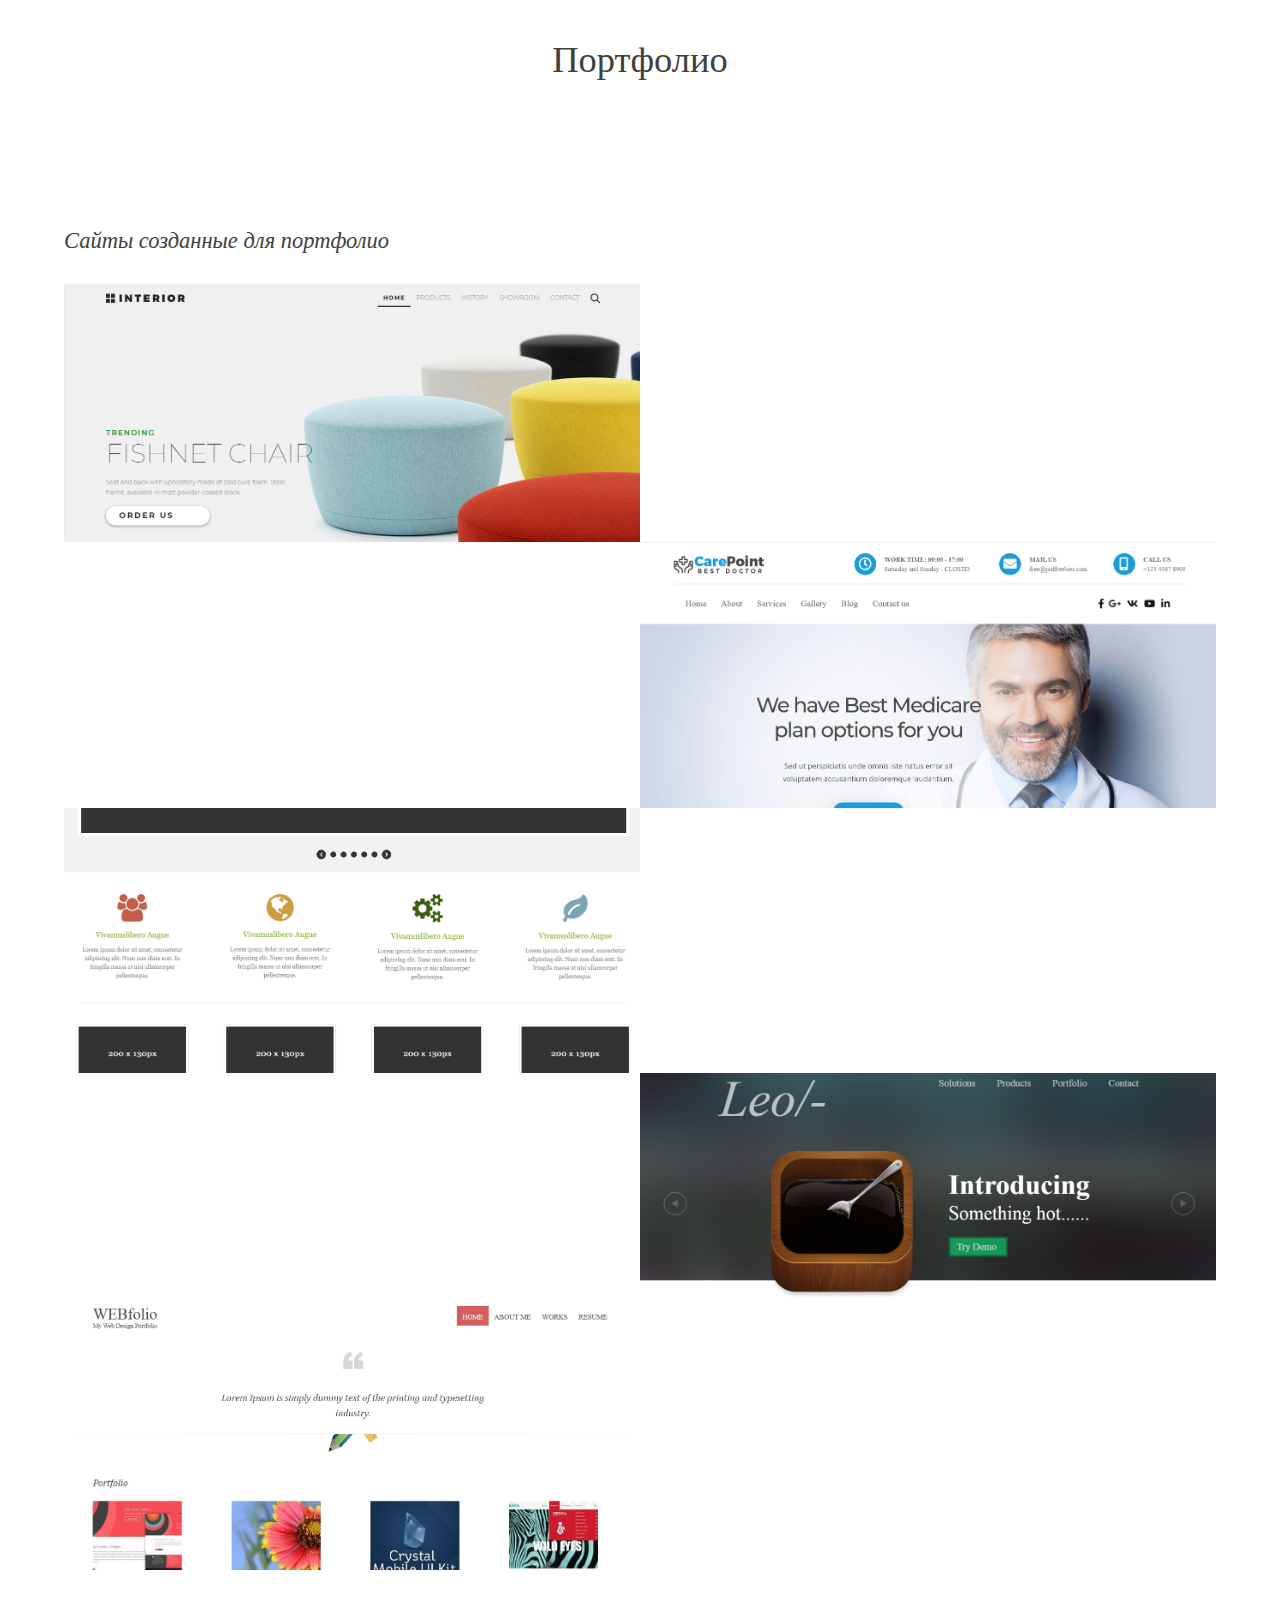
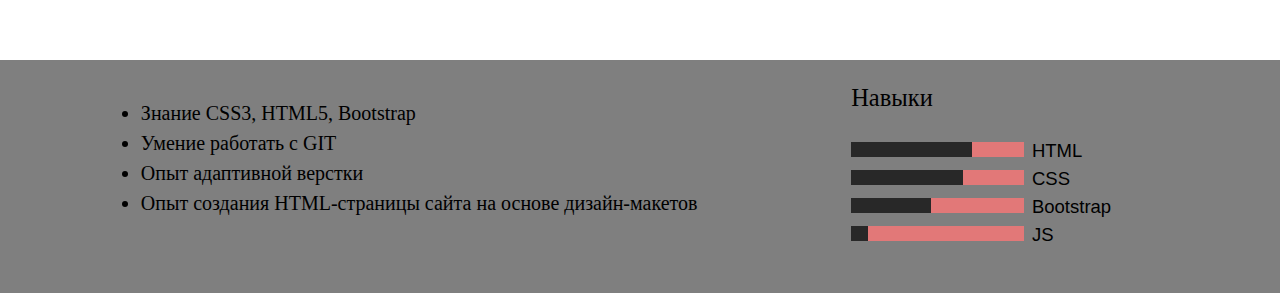
<file: index.html>
<!DOCTYPE html>
<html lang="en">
  <head>
    <meta charset="UTF-8" />
    <meta name="viewport" content="width=device-width, initial-scale=1.0" />
    <meta http-equiv="X-UA-Compatible" content="ie=edge" />
    <title>Home Page</title>
    <link
      rel="stylesheet"
      href="https://stackpath.bootstrapcdn.com/bootstrap/4.4.1/css/bootstrap.min.css"
      integrity="sha384-Vkoo8x4CGsO3+Hhxv8T/Q5PaXtkKtu6ug5TOeNV6gBiFeWPGFN9MuhOf23Q9Ifjh"
      crossorigin="anonymous"
    />
    <link rel="stylesheet" href="style.css" />
  </head>

  <body>
    <div class="header padding_site">
      <div class="header_logo">
        <h2>Портфолио</h2>
      </div>
      <hr class="header_hr" />
    </div>

    <section class="portfolio padding_site">
      <h2>Сайты созданные для портфолио</h2>
      <div class="portfolio_all">
        <div class="portfolio_block">
          <div class="project_list">
            <a href="sites/Online_store/index.html" class="project_link"
              ><img src="img/online_store.jpg" alt=""
            /></a>
          </div>
        </div>
        <div class="portfolio_block">
          <div class="project_list">
            <a href="sites/Medical/index.html" class="project_link"
              ><img src="img/medical.jpg" alt=""
            /></a>
          </div>
        </div>
        <div class="portfolio_block">
          <div class="project_list">
            <a href="sites/CONCOMITANT/index.html" class="project_link"
              ><img src="img/concomitant.jpg" alt=""
            /></a>
          </div>
        </div>
        <div class="portfolio_block">
          <div class="project_list">
            <a href="sites/Leo/index.html" class="project_link"><img src="img/leo.jpg" alt="" /></a>
          </div>
        </div>
        <div class="portfolio_block">
          <div class="project_list">
            <a href="sites/Webfolio/index.html" class="project_link"
              ><img src="img/webfolio.jpg" alt=""
            /></a>
          </div>
        </div>
      </div>
    </section>
    <section class="skills padding_site">
      <div class="info_block">
        <ul>
          <li>Знание CSS3, HTML5, Bootstrap</li>
          <li>Умение работать с GIT</li>
          <li>Опыт адаптивной верстки</li>
          <li>Опыт создания HTML-страницы сайта на основе дизайн-макетов</li>
        </ul>
      </div>
      <hr class="skill_hr" />
      <div class="skills_block">
        <h3>Навыки</h3>
        <div class="skill_bar">
          <div class="progress">
            <div
              class="progress-bar"
              role="progressbar"
              style="width: 70%"
              aria-valuenow="25"
              aria-valuemin="0"
              aria-valuemax="100"
            ></div>
          </div>
          <h4>HTML</h4>
        </div>
        <div class="skill_bar">
          <div class="progress">
            <div
              class="progress-bar"
              role="progressbar"
              style="width: 65%"
              aria-valuenow="50"
              aria-valuemin="0"
              aria-valuemax="100"
            ></div>
          </div>
          <h4>CSS</h4>
        </div>
        <div class="skill_bar">
          <div class="progress">
            <div
              class="progress-bar"
              role="progressbar"
              style="width: 46%"
              aria-valuenow="75"
              aria-valuemin="0"
              aria-valuemax="100"
            ></div>
          </div>
          <h4>Bootstrap</h4>
        </div>
        <div class="skill_bar">
          <div class="progress">
            <div
              class="progress-bar"
              role="progressbar"
              style="width: 10%"
              aria-valuenow="100"
              aria-valuemin="0"
              aria-valuemax="100"
            ></div>
          </div>
          <h4>JS</h4>
        </div>
      </div>
    </section>
  </body>
</html>
</file>
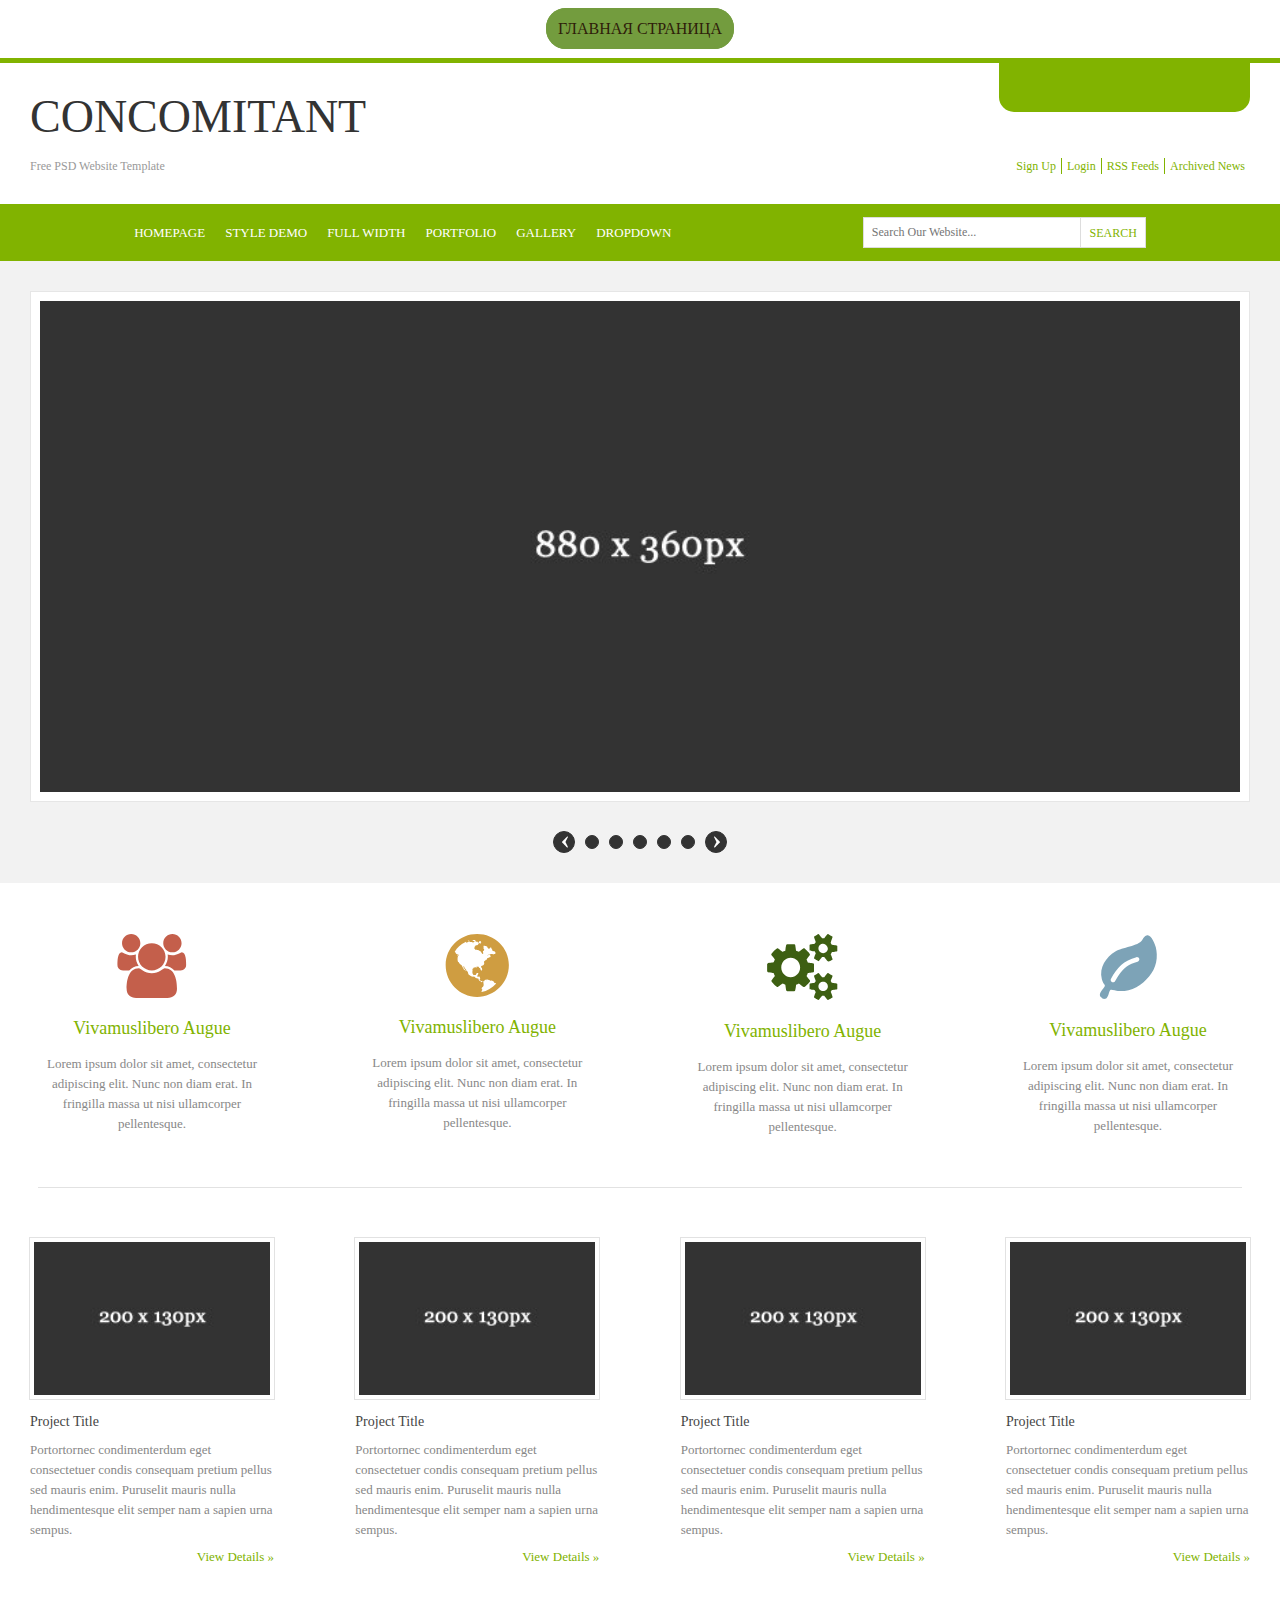
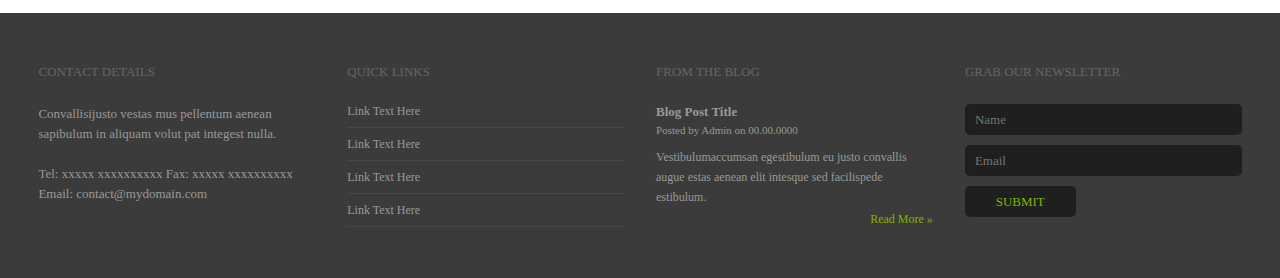
<file: sites/CONCOMITANT/index.html>
<!DOCTYPE html>
<html lang="en">

<head>
    <meta charset="UTF-8">
    <meta name="viewport" content="initial-scale=1">
    <meta http-equiv="X-UA-Compatible" content="ie=edge">
    <title>Concomitant</title>
    <link rel="stylesheet" href="style.css">
</head>

<body>
    <div class="main_menu">
        <a class="home_page" href="../../index.html">ГЛАВНАЯ СТРАНИЦА</a>
    </div>
    <div class="container">
        <header>
            <div class="top_border">
                <hr class="top_border_hr">
                <div class="header_social"></div>
            </div>
            <h1 class="header_logo">CONCOMITANT</h1>
            <div class="authorization_block">
                <p class="website_template">Free PSD Website Template</p>
                <ul class="authorization_menu">
                    <li class="authorization_list"><a href="#" class="authorization_link">Sign Up</a></li>
                    <li class="authorization_list"><a href="#" class="authorization_link">Login</a></li>
                    <li class="authorization_list"><a href="#" class="authorization_link">RSS Feeds</a></li>
                    <li class="authorization_list"><a href="#" class="authorization_link">Archived News</a></li>
                </ul>
            </div>
        </header>
        <nav>
            <ul class="navigation_menu">
                <li class="navigation_list">
                    <a href="#" class="navigation_link">HOMEPAGE</a>
                </li>
                <li class="navigation_list">
                    <a href="#" class="navigation_link">STYLE DEMO</a>
                </li>
                <li class="navigation_list">
                    <a href="#" class="navigation_link">FULL WIDTH</a>
                </li>
                <li class="navigation_list">
                    <a href="#" class="navigation_link">PORTFOLIO</a>
                </li>
                <li class="navigation_list">
                    <a href="#" class="navigation_link">GALLERY</a>
                </li>
                <li class="navigation_list">
                    <a href="#" class="navigation_link">DROPDOWN</a>
                </li>
            </ul>
            <form action="#" class="search_form">
                <input type="text" placeholder="Search Our Website...">
                <button class="search_button">SEARCH</button>
            </form>
        </nav>
        <div class="slider">
            <img class="slider_img" src="img/slider_bg.jpg" alt="slider_bg">
            <ul class="slider_control_menu">
                <li class="slider_control_list">
                    <a href="" class="slider_control_link"><img src="img/left_arrow.svg" alt="left_arrow"></a>
                </li>
                <li class="slider_control_list">
                    <a href="" class="slider_control_link"></a>
                </li>
                <li class="slider_control_list">
                    <a href="" class="slider_control_link"></a>
                </li>
                <li class="slider_control_list">
                    <a href="" class="slider_control_link"></a>
                </li>
                <li class="slider_control_list">
                    <a href="" class="slider_control_link"></a>
                </li>
                <li class="slider_control_list">
                    <a href="" class="slider_control_link"></a>
                </li>
                <li class="slider_control_list">
                    <a href="" class="slider_control_link"><img src="img/right_arrow.svg" alt="right_arrow"></a>
                </li>
            </ul>
        </div>
        <main>
            <section class="info">
                <div class="info_block">
                    <img src="img/info-1-group.svg" alt="info-group" class="info_img">
                    <h3 class="info_h3">Vivamuslibero Augue</h3>
                    <p class="info_text">Lorem ipsum dolor sit amet, consectetur adipiscing elit.
                        Nunc non diam erat. In fringilla massa ut nisi ullamcorper pellentesque.</p>
                </div>
                <div class="info_block">
                    <img src="img/info-2-globe.svg" alt="info-globe" class="info_img">
                    <h3 class="info_h3">Vivamuslibero Augue</h3>
                    <p class="info_text">Lorem ipsum dolor sit amet, consectetur adipiscing elit.
                        Nunc non diam erat. In fringilla massa ut nisi ullamcorper pellentesque.</p>
                </div>
                <div class="info_block">
                    <img src="img/info-3-gears.svg" alt="info-gears" class="info_img">
                    <h3 class="info_h3">Vivamuslibero Augue</h3>
                    <p class="info_text">Lorem ipsum dolor sit amet, consectetur adipiscing elit.
                        Nunc non diam erat. In fringilla massa ut nisi ullamcorper pellentesque.</p>
                </div>
                <div class="info_block">
                    <img src="img/info-4-leaf.svg" alt="info-leaf" class="info_img">
                    <h3 class="info_h3">Vivamuslibero Augue</h3>
                    <p class="info_text">Lorem ipsum dolor sit amet, consectetur adipiscing elit.
                        Nunc non diam erat. In fringilla massa ut nisi ullamcorper pellentesque.</p>
                </div>
            </section>
            <hr class="info_hr">
            <section class="project">
                <div class="project_block">
                    <img src="img/project_bg.jpg" alt="project_bg" class="project_img">
                    <h3 class="project_h3">Project Title</h3>
                    <p class="project_text">Portortornec condimenterdum eget consectetuer condis consequam pretium
                        pellus sed mauris enim.
                        Puruselit mauris nulla hendimentesque elit semper nam a sapien urna sempus.</p>
                    <a href="#" class="project_details">View Details »</a>
                </div>
                <div class="project_block">
                    <img src="img/project_bg.jpg" alt="project_bg" class="project_img">
                    <h3 class="project_h3">Project Title</h3>
                    <p class="project_text">Portortornec condimenterdum eget consectetuer condis consequam pretium
                        pellus sed mauris enim.
                        Puruselit mauris nulla hendimentesque elit semper nam a sapien urna sempus.</p>
                    <a href="#" class="project_details">View Details »</a>
                </div>
                <div class="project_block">
                    <img src="img/project_bg.jpg" alt="project_bg" class="project_img">
                    <h3 class="project_h3">Project Title</h3>
                    <p class="project_text">Portortornec condimenterdum eget consectetuer condis consequam pretium
                        pellus sed mauris enim.
                        Puruselit mauris nulla hendimentesque elit semper nam a sapien urna sempus.</p>
                    <a href="#" class="project_details">View Details »</a>
                </div>
                <div class="project_block">
                    <img src="img/project_bg.jpg" alt="project_bg" class="project_img">
                    <h3 class="project_h3">Project Title</h3>
                    <p class="project_text">Portortornec condimenterdum eget consectetuer condis consequam pretium
                        pellus sed mauris enim.
                        Puruselit mauris nulla hendimentesque elit semper nam a sapien urna sempus.</p>
                    <a href="#" class="project_details">View Details »</a>
                </div>
            </section>
        </main>
        <footer>
            <div class="footer_contacts">
                <h2 class="footer_h2">CONTACT DETAILS</h2>
                <p class="footer_contacts_text">
                    Convallisijusto vestas mus pellentum aenean sapibulum in aliquam volut pat integest nulla.
                    <br>
                    <br>
                    Tel:&nbsp;xxxxx&nbsp;xxxxxxxxxx
                    Fax:&nbsp;xxxxx&nbsp;xxxxxxxxxx
                    Email:&nbsp;contact@mydomain.com
                </p>
            </div>
            <div class="footer_links">
                <h2 class="footer_h2">QUICK LINKS</h2>
                <ul class="footer_links_menu">
                    <li class="footer_links_list">
                        <a href="#" class="footer_links_link">Link Text Here</a>
                    </li>
                    <li class="footer_links_list">
                        <a href="#" class="footer_links_link">Link Text Here</a>
                    </li>
                    <li class="footer_links_list">
                        <a href="#" class="footer_links_link">Link Text Here</a>
                    </li>
                    <li class="footer_links_list">
                        <a href="#" class="footer_links_link">Link Text Here</a>
                    </li>
                </ul>
            </div>
            <div class="footer_from_blog">
                <h2 class="footer_h2">FROM THE BLOG</h2>
                <h2 class="footer_from_blog_h2">Blog Post Title</h2>
                <p class="footer_from_blog_posted">Posted by Admin on 00.00.0000</p>
                <p class="footer_from_blog_text">Vestibulumaccumsan egestibulum eu&nbsp;justo convallis augue estas aenean
                    elit intesque sed facilispede estibulum.</p>
                <a href="#" class="footer_from_blog_details">Read More »</a>
            </div>
            <div class="footer_newsletter">
                <h2 class="footer_h2">GRAB OUR NEWSLETTER</h2>
                <form action="#" class="footer_newsletter_form">
                    <input type="text" placeholder="Name">
                    <input type="email" placeholder="Email">
                    <button>SUBMIT</button>
                </form>
            </div>
        </footer>
    </div>
</body>

</html>
</file>
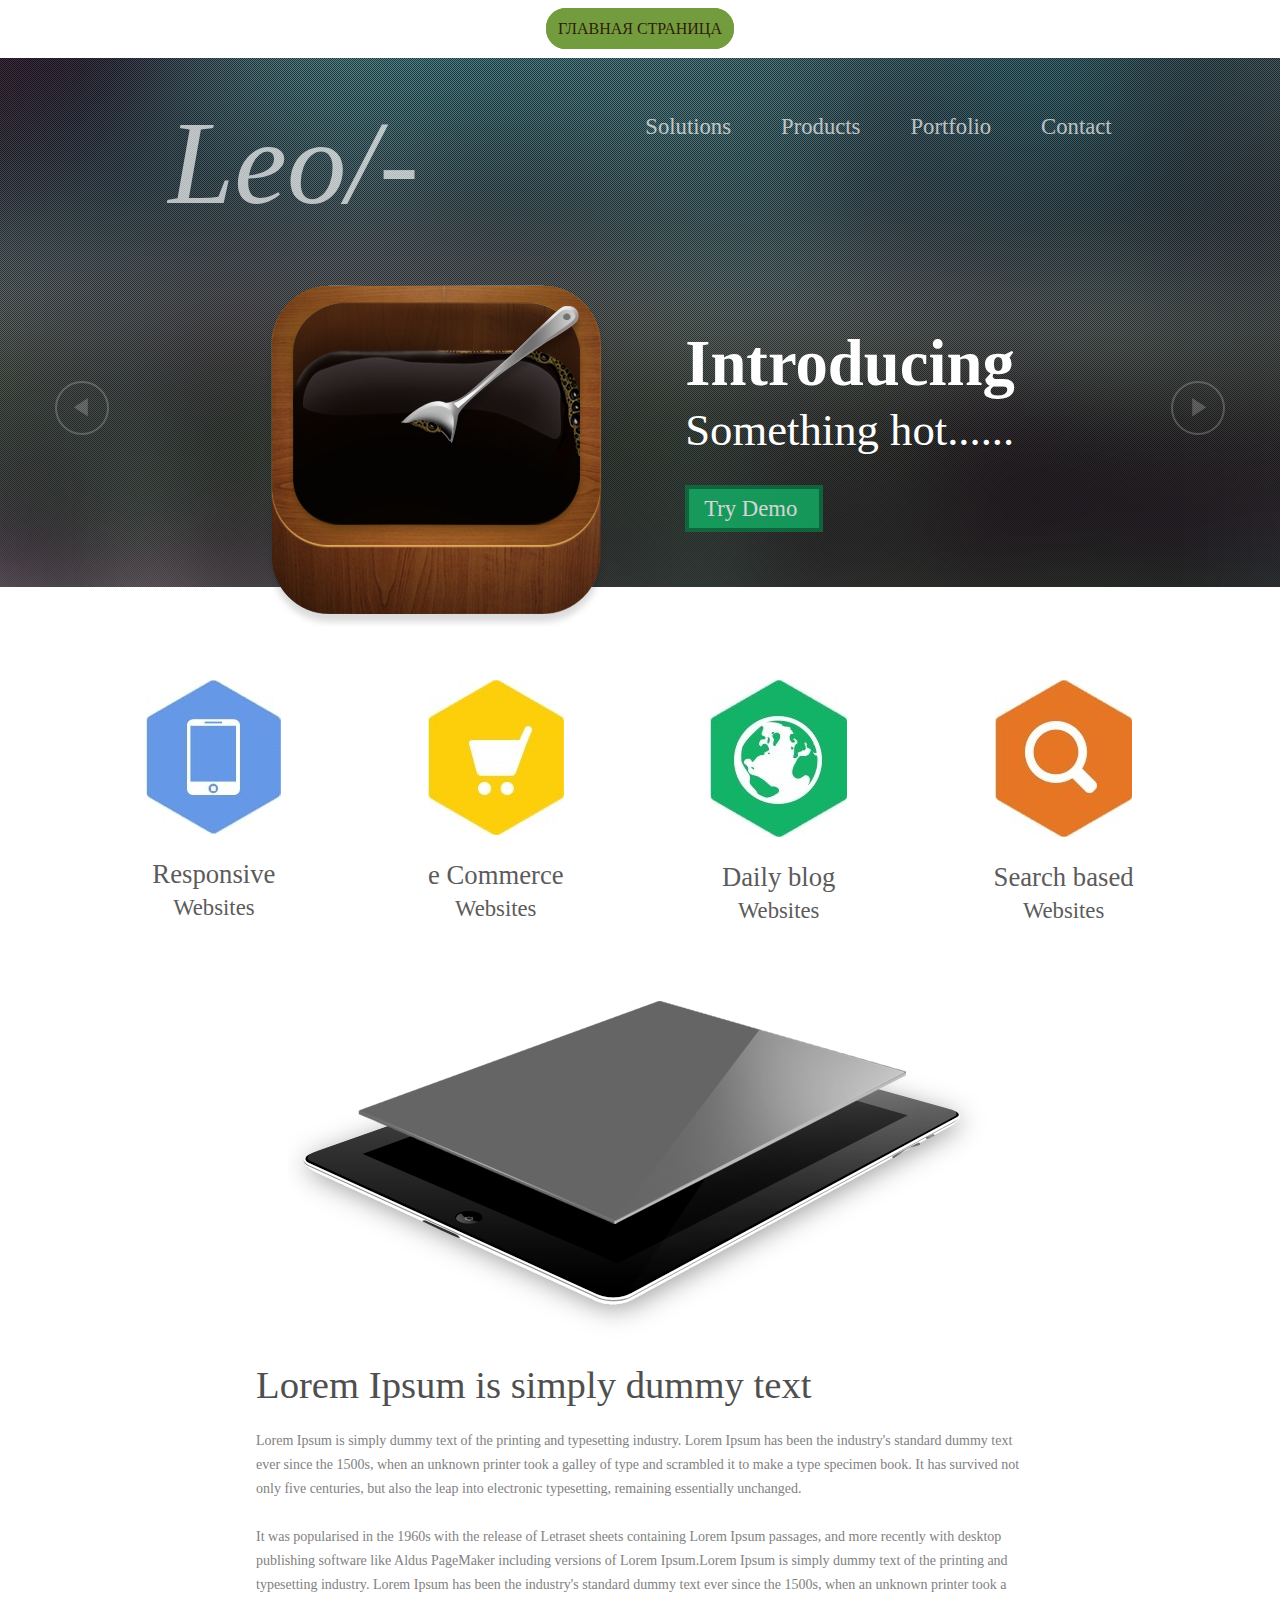
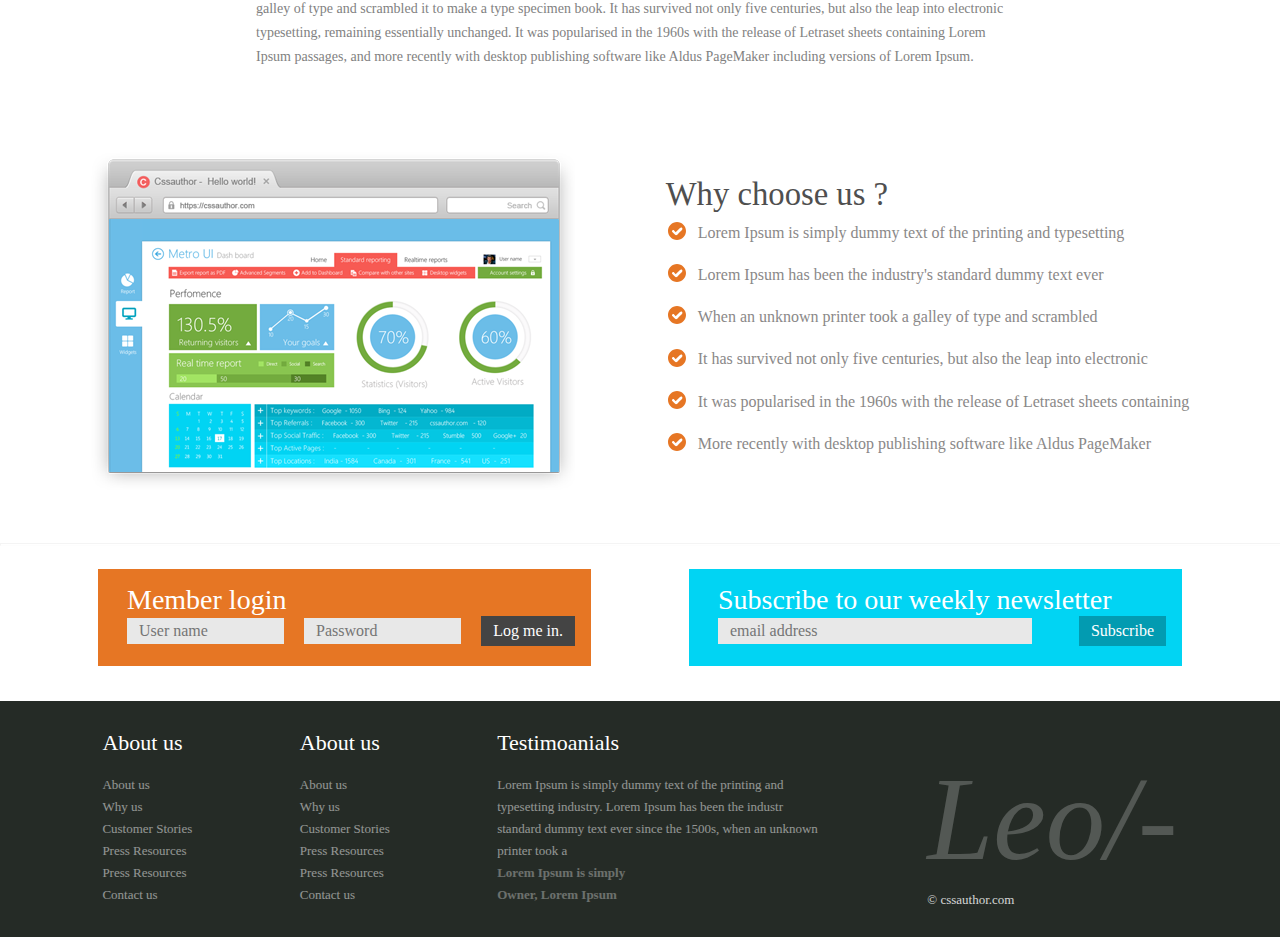
<file: sites/Leo/index.html>
<!DOCTYPE html>
<html lang="en">

<head>
    <meta charset="UTF-8">
    <meta name="viewport" content="initial-scale=1">
    <title>Leo</title>
    <link rel="stylesheet" href="style.css">
</head>

<body>
   <div class="main_menu">
        <a class="home_page" href="../../index.html">ГЛАВНАЯ СТРАНИЦА</a>
    </div>
    <div class="container">
        <header>
            <nav>
                <p class="nav_logo_text">Leo/-</p>
                <ul class="nav_menu">
                    <li class="nav_list"><a href="#" class="nav_link">Solutions</a></li>
                    <li class="nav_list"><a href="#" class="nav_link">Products</a></li>
                    <li class="nav_list"><a href="#" class="nav_link">Portfolio</a></li>
                    <li class="nav_list"><a href="#" class="nav_link">Contact</a></li>
                </ul>
            </nav>
            <div class="header_slider">
                <a href="#" class="header_slider_link"><img src="img/slider_arrow_left.svg" alt=""></a>
                <div class="header_slider_block">
                    <div class="header_slider_img">
                        <img src="img/coffee.png" alt="">
                    </div>
                    <div class="header_slider_block_link">
                         <a href="#" class="header_slider_link_small"><img src="img/slider_arrow_left.svg" alt=""></a>
                         <a href="#" class="header_slider_link_small"><img src="img/slider_arrow_right.svg" alt=""></a>
                    </div>
                    <div class="header_slider_text">
                        <p class="header_slider_p">Introducing <br><span>Something hot......</span></p>
                        <a href="#" class="header_btn_try_demo">Try Demo</a>
                    </div>
                </div>
                <a href="#" class="header_slider_link"><img src="img/slider_arrow_right.svg" alt=""></a>
            </div>
        </header>
        <section class="info">
            <div class="info_block_link">
                <a href="#" class="info_link">
                    <div class="info_block">
                        <img src="img/block_info1.jpg" alt="">
                        <p>Responsive <br><span>Websites</span></p>
                    </div>
                </a>
                <a href="#" class="info_link">
                    <div class="info_block">
                        <img src="img/block_info2.jpg" alt="">
                        <p>e Commerce <br><span>Websites</span></p>
                    </div>
                </a>
                <a href="#" class="info_link">
                    <div class="info_block">
                        <img src="img/block_info3.jpg" alt="">
                        <p>Daily blog <br><span>Websites</span></p>
                    </div>
                </a>
                <a href="#" class="info_link">
                    <div class="info_block">
                        <img src="img/block_info4.jpg" alt="">
                        <p>Search based <br><span>Websites</span></p>
                    </div>
                </a></div>
            <div class="tablet_info">
                <img src="img/tablet.png" alt="">
                <h3>Lorem Ipsum is simply dummy text</h3>
                <p>Lorem Ipsum is simply dummy text of the printing and typesetting industry. Lorem Ipsum has been the industry's standard dummy text ever since the 1500s, when an unknown printer took a galley of type and scrambled it to make a type specimen book. It has survived not only five centuries, but also the leap into electronic typesetting, remaining essentially unchanged. <br><br>It was popularised in the 1960s with the release of Letraset sheets containing Lorem Ipsum passages, and more recently with desktop publishing software like Aldus PageMaker including versions of Lorem Ipsum.Lorem Ipsum is simply dummy text of the printing and typesetting industry. Lorem Ipsum has been the industry's standard dummy text ever since the 1500s, when an unknown printer took a galley of type and scrambled it to make a type specimen book. It has survived not only five centuries, but also the leap into electronic typesetting, remaining essentially unchanged. It was popularised in the 1960s with the release of Letraset sheets containing Lorem Ipsum passages, and more recently with desktop publishing software like Aldus PageMaker including versions of Lorem Ipsum.</p>
            </div>
        </section>
        <section class="why_choose_us">
            <img src="img/browser.png" alt="">
            <div class="why_choose_us_block">
                <h4>Why choose us ?</h4>
                <ul class="why_choose_us_menu">
                    <li class="why_choose_us_list">Lorem Ipsum is simply dummy text of the printing and typesetting</li>
                    <li class="why_choose_us_list">Lorem Ipsum has been the industry's standard dummy text ever</li>
                    <li class="why_choose_us_list">When an unknown printer took a galley of type and scrambled</li>
                    <li class="why_choose_us_list">It has survived not only five centuries, but also the leap into electronic</li>
                    <li class="why_choose_us_list">It was popularised in the 1960s with the release of Letraset sheets containing</li>
                    <li class="why_choose_us_list">More recently with desktop publishing software like Aldus PageMaker</li>
                </ul>
            </div>
            
        </section>
        <hr>
        <section class="feedback">
            <form action="#" class="form_login">
                <h2>Member login</h2>
                <div>
                <input type="text" placeholder="User name">
                <input type="password" placeholder="Password">
                <button>Log me in.</button></div>
            </form>
            <form action="#" class="form_subscribe">
                 <h2>Subscribe to our weekly newsletter</h2>
                 <div>
                     <input type="email" placeholder="email address">
                     <button>Subscribe</button>
                 </div>
            </form>
        </section>
        <footer>
            <div class="about_us">
                <h3>About us</h3>
                <ul class="about_us_menu">
                    <li class="about_us_list"><a href="#" class="about_us_link">About us</a></li>
                    <li class="about_us_list"><a href="#" class="about_us_link">Why us</a></li>
                    <li class="about_us_list"><a href="#" class="about_us_link">Customer Stories</a></li>
                    <li class="about_us_list"><a href="#" class="about_us_link">Press Resources</a></li>
                    <li class="about_us_list"><a href="#" class="about_us_link">Press Resources</a></li>
                    <li class="about_us_list"><a href="#" class="about_us_link">Contact us</a></li>
                </ul>
            </div>
            <div class="about_us">
                <h3>About us</h3>
                <ul class="about_us_menu">
                    <li class="about_us_list"><a href="#" class="about_us_link">About us</a></li>
                    <li class="about_us_list"><a href="#" class="about_us_link">Why us</a></li>
                    <li class="about_us_list"><a href="#" class="about_us_link">Customer Stories</a></li>
                    <li class="about_us_list"><a href="#" class="about_us_link">Press Resources</a></li>
                    <li class="about_us_list"><a href="#" class="about_us_link">Press Resources</a></li>
                    <li class="about_us_list"><a href="#" class="about_us_link">Contact us</a></li>
                </ul>
            </div>
             <div class="testimoanials">
                <h3>Testimoanials</h3>
                <p>Lorem Ipsum is simply dummy text of the printing and 
typesetting industry. Lorem Ipsum has been the industr
standard dummy text ever since the 1500s, 
when an unknown printer took a <br><span>Lorem Ipsum is simply<br>Owner, Lorem Ipsum</span></p>
              </div>
              <div class="footer_logo_block">
                  <p class="footer_logo">Leo/-</p>
                  <p class="footer_author">© cssauthor.com</p>
              </div>
        </footer>
    </div>
</body>

</html>
</file>
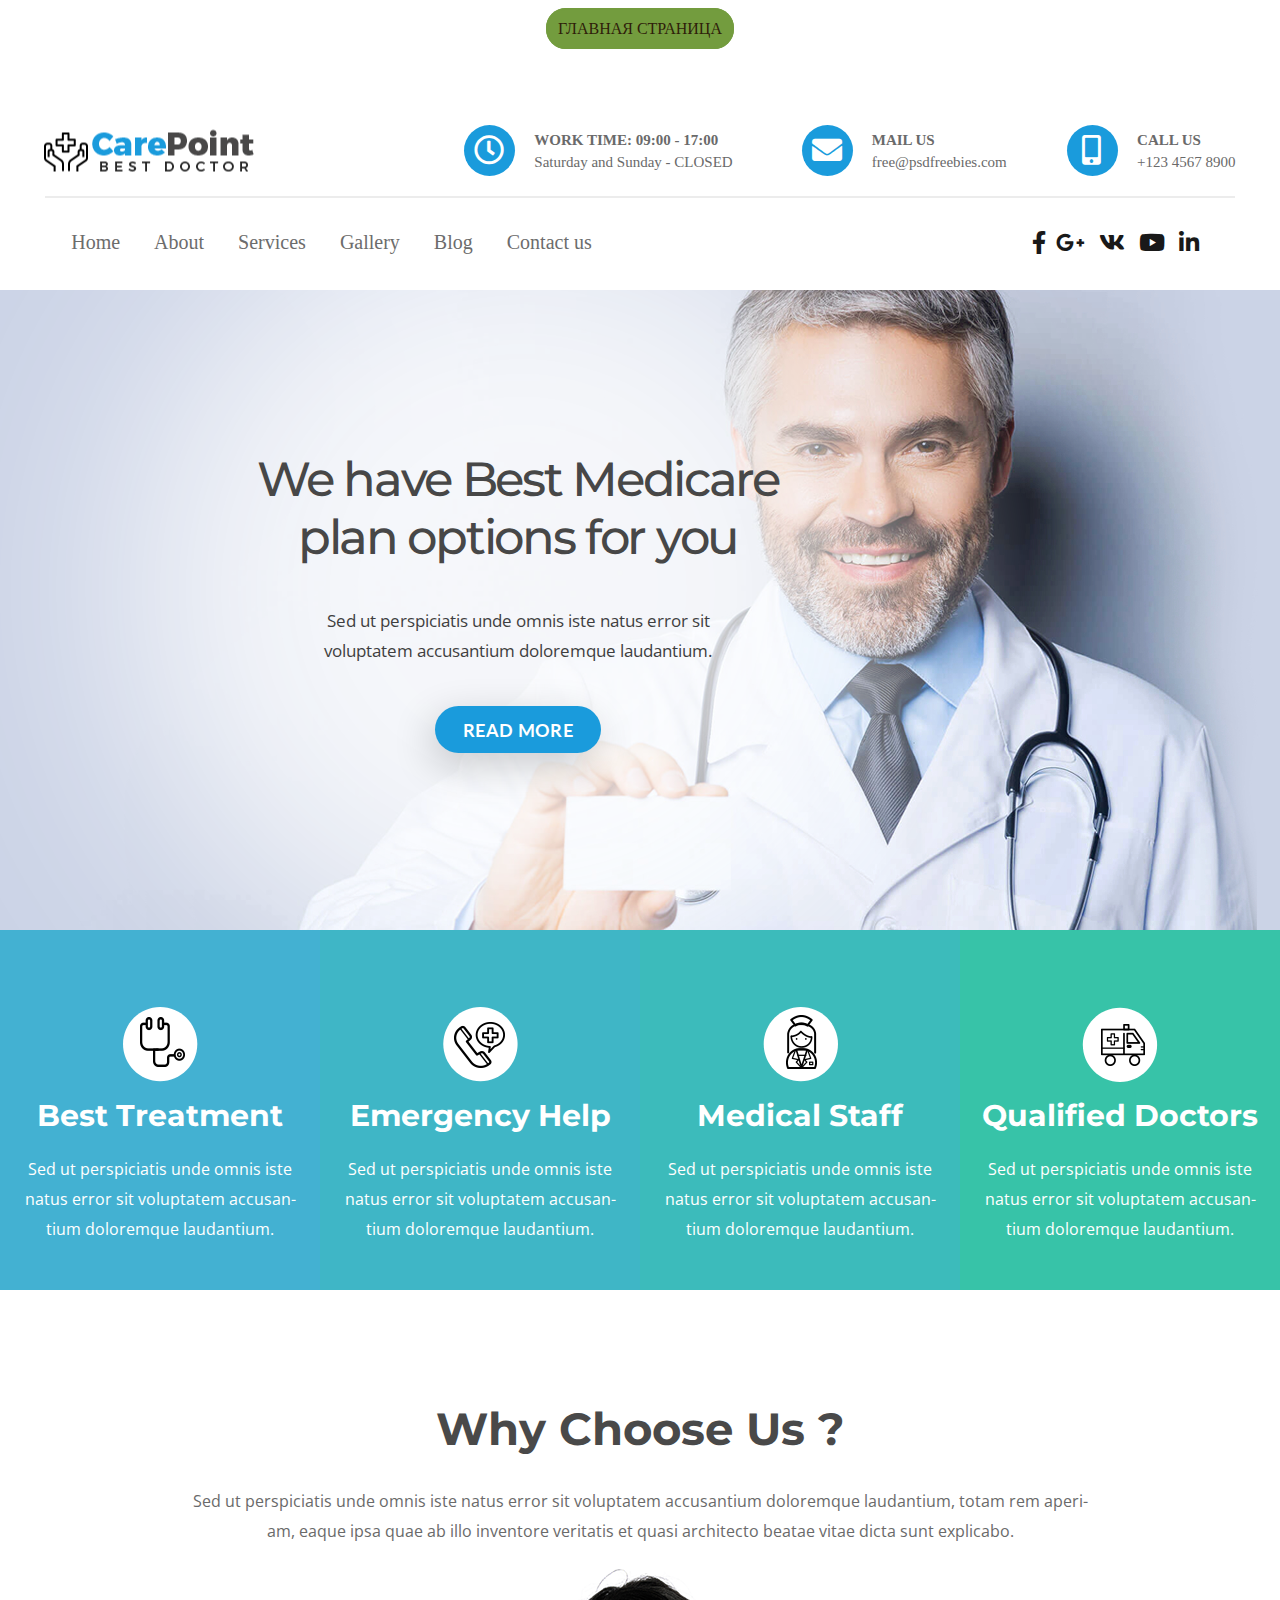
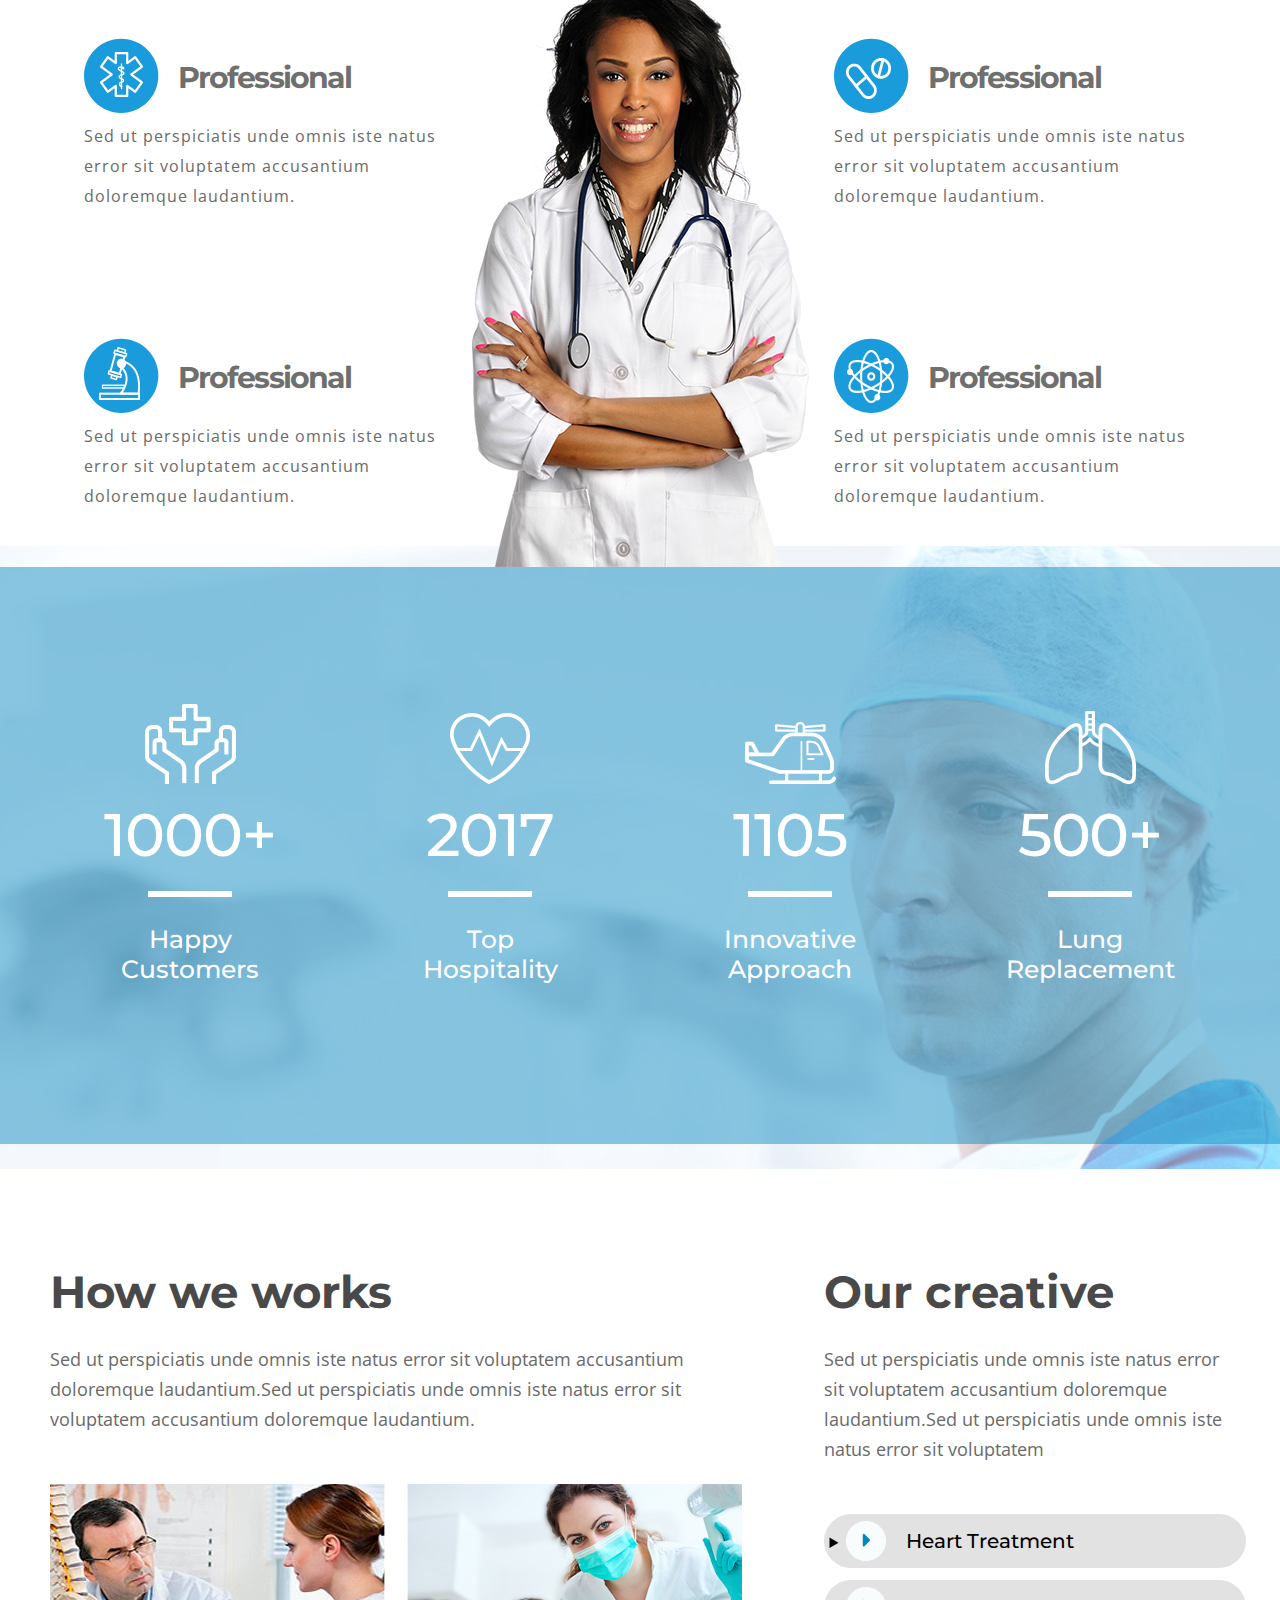
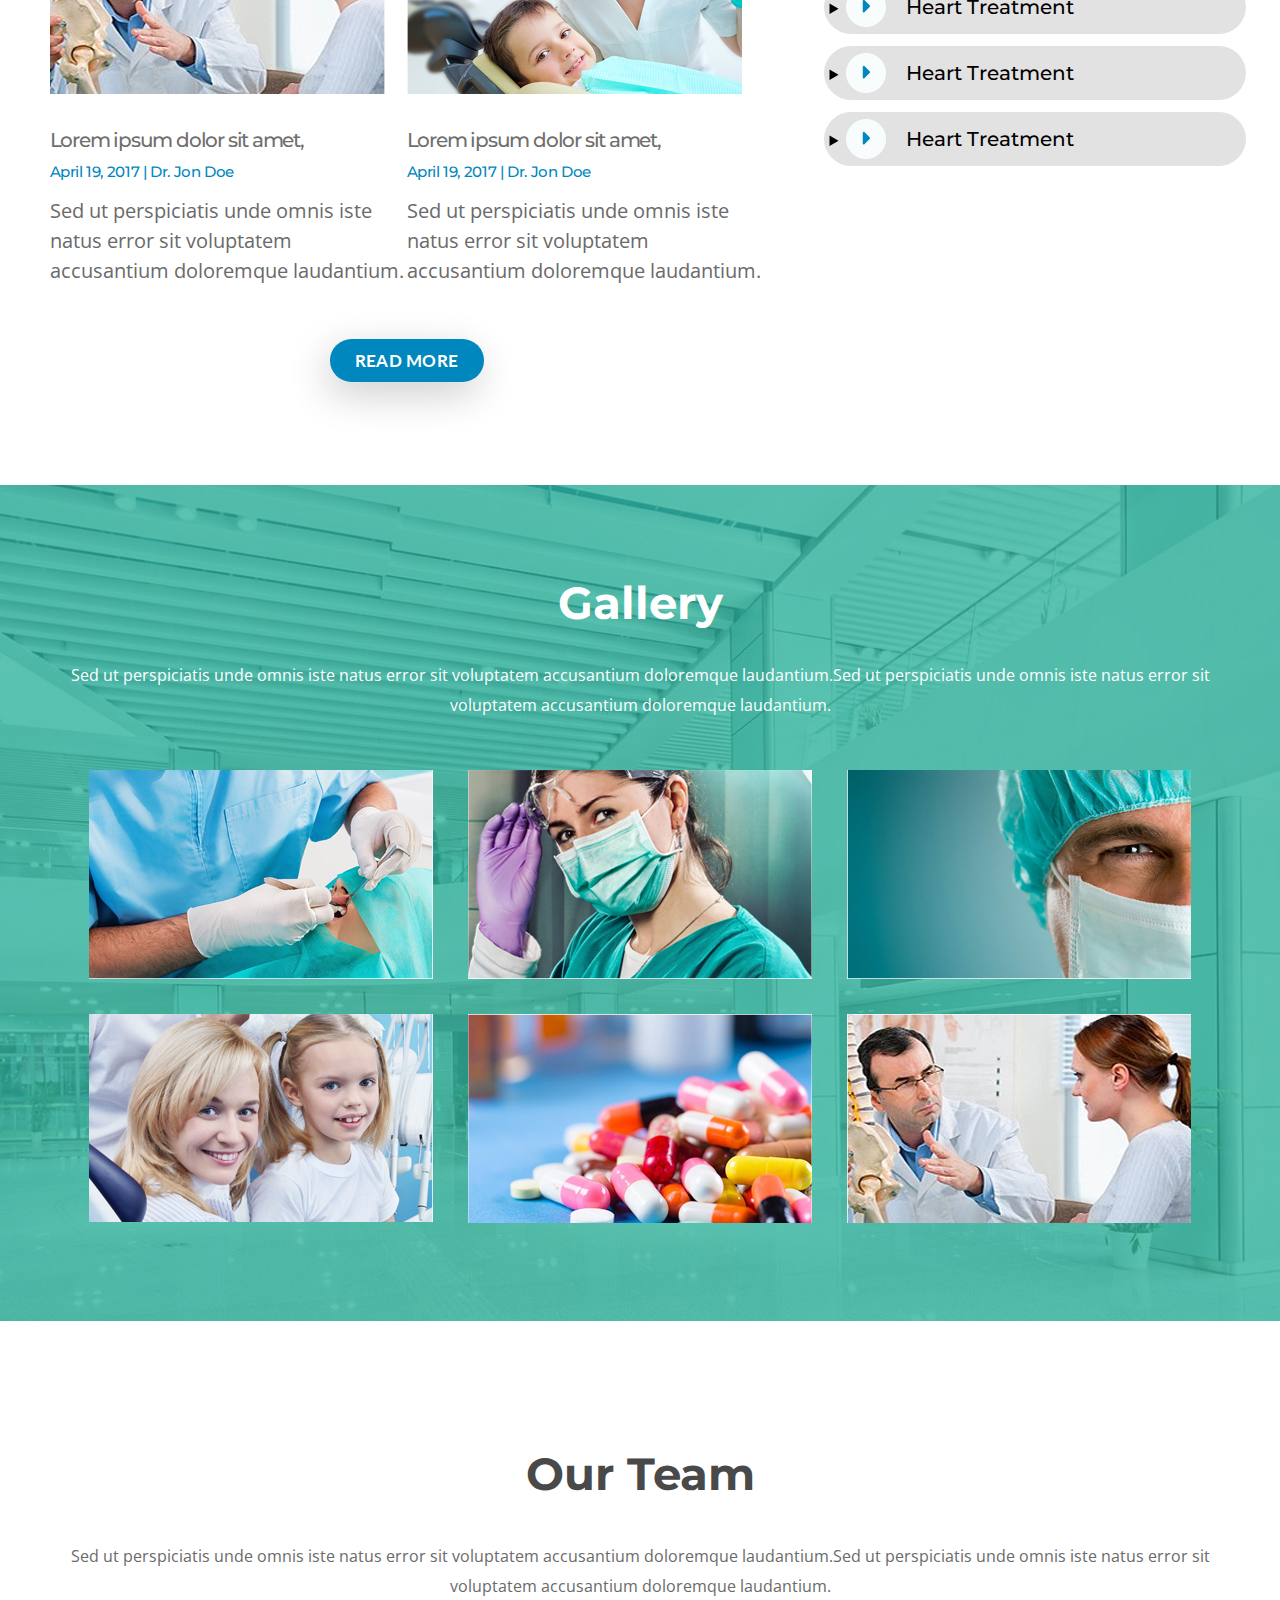
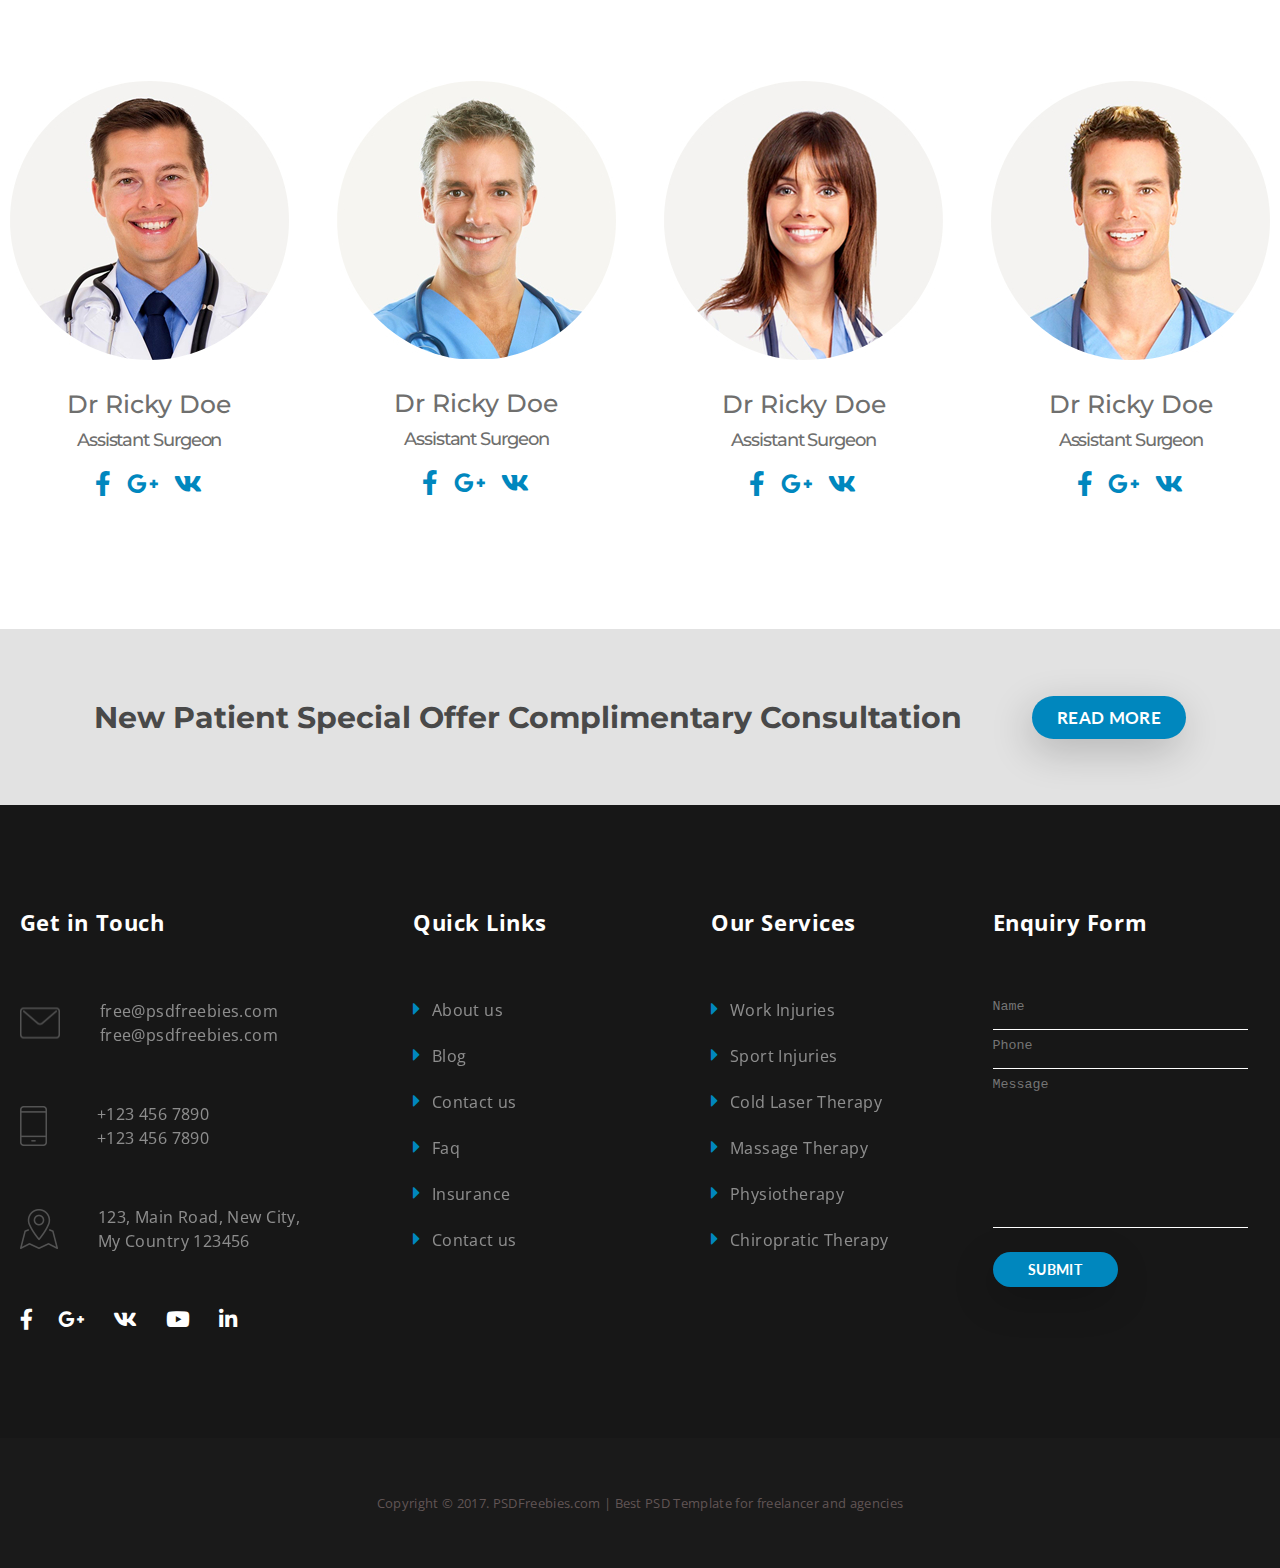
<file: sites/Medical/index.html>
<!DOCTYPE html>
<html lang="en">

<head>
    <meta charset="UTF-8">
    <meta name="viewport" content="initial-scale=1, maximum-scale=1, user-scalable=no">
    <title>Medical</title>
    <link href="https://fonts.googleapis.com/css?family=Montserrat:500,700&display=swap" rel="stylesheet">
    <link href="https://fonts.googleapis.com/css?family=Lato:700&display=swap" rel="stylesheet">
    <link href="https://fonts.googleapis.com/css?family=Open+Sans:400,700&display=swap" rel="stylesheet">
    <link rel="stylesheet" href="https://maxcdn.bootstrapcdn.com/font-awesome/4.5.0/css/font-awesome.min.css">
    <link rel="stylesheet" href="font/FontAwesome/css/all.min.css">
    <link rel="stylesheet" href="style.css">
</head>

<body>
   <container>
      <div class="main_menu">
        <a class="home_page" href="../../index.html">ГЛАВНАЯ СТРАНИЦА</a>
    </div>
       <header class="header_all"> <header>
            <div class="header_menu">
                <img src="img/Logo.svg" alt="logo" class="logo">
                <ul class="header_contacts">
                    <li class="header_contacts_list">
                        <div class="header_contacts_logo"><i class="far fa-clock"></i></div>
                        <p>WORK TIME: 09:00 - 17:00 <br>
                            Saturday and Sunday - CLOSED
                        </p>
                    </li>
                    <li class="header_contacts_list">
                        <div class="header_contacts_logo"><i class="fas fa-envelope"></i>
                        </div>
                        <p>MAIL US <br>
                            free@psdfreebies.com</p>
                    </li>
                    <li class="header_contacts_list">
                        <div class="header_contacts_logo"><i class="fas fa-mobile-alt"></i></div>
                        <p>CALL US <br>
                            +123 4567 8900</p>
                    </li>
                </ul>
            </div>
            <hr class="header_hr">
        </header>
        <nav>
            <ul class="nav_menu">
                <li class="nav_menu_list"><a href="#" class="nav_menu_link">Home</a></li>
                <li class="nav_menu_list"><a href="#" class="nav_menu_link">About</a></li>
                <li class="nav_menu_list"><a href="#" class="nav_menu_link">Services</a></li>
                <li class="nav_menu_list"><a href="#" class="nav_menu_link">Gallery</a></li>
                <li class="nav_menu_list"><a href="#" class="nav_menu_link">Blog</a></li>
                <li class="nav_menu_list"><a href="#" class="nav_menu_link">Contact us</a></li>
            </ul>
            <ul class="header_social_menu">
                <li class="header_social_list"><a href="#" class="header_social_link"><i class="fab fa-facebook-f"></i></a>
                <li class="header_social_list"><a href="#" class="header_social_link"><i class="fab fa-google-plus-g"></i></a></li>
                <li class="header_social_list"><a href="#" class="header_social_link"><i class="fab fa-vk"></i>
                    </a></li>
                <li class="header_social_list"><a href="#" class="header_social_link"><i class="fab fa-youtube"></i></a></li>
                <li class="header_social_list"><a href="#" class="header_social_link"><i class="fab fa-linkedin-in"></i>
                    </a></li>
            </ul>
        </nav></header>
       
        <section class="plan_options">
            <div class="header_doctor_fon"></div>
            <div class="plan_options_text">
                <h2 class="plan_options_h1">We have Best Medicare
                    plan options for you</h2>
                <p class="plan_options_p">Sed ut perspiciatis unde omnis iste natus error sit vo&shy;luptatem accusantium doloremque laudantium.</p>
                <button type="button">Read more</button>
            </div>

        </section>
        <section class="virtues">
            <div class="virtues_block1">
                <img src="img/vector_object/Vector_Smart_Object1.png" alt="Vector_Smart_Object1">
                <h4 class="virtues_h4">Best Treatment</h4>
                <p class="virtues_p">Sed ut perspiciatis unde omnis iste natus error sit voluptatem accusan&shy;tium doloremque laudantium.</p>
            </div>
            <div class="virtues_block2">
                <img src="img/vector_object/Vector_Smart_Object2.png" alt="Vector_Smart_Object2">
                <h4 class="virtues_h4">Emergency Help</h4>
                <p class="virtues_p">Sed ut perspiciatis unde omnis iste natus error sit voluptatem accusan&shy;tium doloremque laudantium.</p>
            </div>
            <div class="virtues_block3">
                <img src="img/vector_object/Vector_Smart_Object3.png" alt="Vector_Smart_Object3">
                <h4 class="virtues_h4">Medical Staff</h4>
                <p class="virtues_p">Sed ut perspiciatis unde omnis iste natus error sit voluptatem accusan&shy;tium doloremque laudantium.</p>
            </div>
            <div class="virtues_block4">
                <img class="virtues_logo" src="img/vector_object/Vector_Smart_Object4.png" alt="Vector_Smart_Object4">
                <h4 class="virtues_h4">Qualified Doctors</h4>
                <p class="virtues_p">Sed ut perspiciatis unde omnis iste natus error sit voluptatem accusan&shy;tium doloremque laudantium.</p>
            </div>
        </section>
        <section class="quality">
            <h2 class="quality_h2">Why Choose Us ?</h2>
            <p class="quality_text">Sed ut perspiciatis unde omnis iste natus error sit voluptatem accusantium doloremque laudantium, totam rem aperi&shy;am, eaque ipsa quae ab illo inventore veritatis et quasi architecto beatae vitae dicta sunt explicabo. </p>
            <div class="professionals">
                <div class="professional1">
                    <h3 class="prof_h3">Professional</h3>
                    <p class="prof_text">Sed ut perspiciatis unde omnis iste natus error sit voluptatem accusantium doloremque laudan&shy;tium.</p>
                </div>
                <div class="professional2">
                    <h3 class="prof_h3">Professional</h3>
                    <p class="prof_text">Sed ut perspiciatis unde omnis iste natus error sit voluptatem accusantium doloremque laudan&shy;tium.</p>
                </div>
                <div class="professional3">
                    <h3 class="prof_h3">Professional</h3>
                    <p class="prof_text">Sed ut perspiciatis unde omnis iste natus error sit voluptatem accusantium doloremque laudan&shy;tium.</p>
                </div>
                <div class="professional4">
                    <h3 class="prof_h3">Professional</h3>
                    <p class="prof_text">Sed ut perspiciatis unde omnis iste natus error sit voluptatem accusantium doloremque laudan&shy;tium.</p>
                </div>
                <div class="doctor"><img src="img/doctor.png" alt="doctor"></div>
            </div>
        </section>
        <section class="best_featers">
            <div class="best_featers_bg">
                <div class="best_fea_1">
                    <img src="img/vector_object/best_fea_1.svg" alt="">
                    <h3 class="best_fea_h3">1000+</h3>
                    <hr>
                    <p class="best_fea_text"> Happy <br>
                        Customers</p>
                </div>
                <div class="best_fea_2">
                    <img src="img/vector_object/best_fea_2.svg" alt="">
                    <h3 class="best_fea_h3">2017</h3>
                    <hr>
                    <p class="best_fea_text">Top <br>
                        Hospitality</p>
                </div>
                <div class="best_fea_3">
                    <img src="img/vector_object/best_fea_3.svg" alt="">
                    <h3 class="best_fea_h3">1105</h3>
                    <hr>
                    <p class="best_fea_text"> Innovative <br>
                        Approach</p>
                </div>
                <div class="best_fea_4">
                    <img src="img/vector_object/best_fea_4.svg" alt="">
                    <h3 class="best_fea_h3">500+</h3>
                    <hr>
                    <p class="best_fea_text">Lung <br>
                        Replacement</p>
                </div>
            </div>
        </section>
        <section class="text_area">
            <div class="how_works">
                <h3 class="how_works_h3">How we works</h3>
                <p class="how_works_text">Sed ut perspiciatis unde omnis iste natus error sit voluptatem accusantium doloremque laudan&shy;tium.Sed ut perspiciatis unde omnis iste natus error sit voluptatem accusantium doloremque laudantium.</p>
                <div class="how_works_news">
                    <figure>
                        <img src="img/how_works_1.jpg" alt="">
                        <figcaption>
                            <p class="h_w_figcap_head">Lorem ipsum dolor sit amet, </p>
                            <p class="h_w_figcap_date">April 19, 2017 | Dr. Jon Doe</p>
                            <p class="h_w_figcap_text">Sed ut perspiciatis unde omnis iste natus error sit voluptatem accusantium dolorem&shy;que laudantium.</p>
                        </figcaption>
                    </figure>
                    <figure>
                        <img src="img/how_works_2.jpg" alt="">
                        <figcaption>
                            <p class="h_w_figcap_head">Lorem ipsum dolor sit amet, </p>
                            <p class="h_w_figcap_date">April 19, 2017 | Dr. Jon Doe</p>
                            <p class="h_w_figcap_text">Sed ut perspiciatis unde omnis iste natus error sit voluptatem accusantium dolorem&shy;que laudantium.</p>
                        </figcaption>
                    </figure>

                </div>
                <a class="h_w_read_more" href="#">Read more</a>
            </div>
            <div class="our_creative">
                <h3 class="our_creative_h3">Our creative</h3>
                <p class="our_creative_text">Sed ut perspiciatis unde omnis iste natus error sit voluptatem accusantium doloremque laudantium.Sed ut perspiciatis unde omnis iste natus error sit voluptatem</p>
                <details>
                    <summary><img src="img/summary.png" alt=""><span>Heart Treatment</span></summary>
                    <p>Sed ut perspiciatis unde omnis iste natus error s.it vo&shy;luptatem accusantium doloremque laudantium.Sed ut perspiciatis unde omnis iste natus error sit voluptatem accusantium doloremque laudantium.</p>
                </details>
                <details>
                    <summary><img src="img/summary.png" alt=""><span>Heart Treatment</span></summary>
                    <p>Sed ut perspiciatis unde omnis iste natus error s.it vo&shy;luptatem accusantium doloremque laudantium.Sed ut perspiciatis unde omnis iste natus error sit voluptatem accusantium doloremque laudantium.</p>
                </details>
                <details>
                    <summary><img src="img/summary.png" alt=""><span>Heart Treatment</span></summary>
                    <p>Sed ut perspiciatis unde omnis iste natus error s.it vo&shy;luptatem accusantium doloremque laudantium.Sed ut perspiciatis unde omnis iste natus error sit voluptatem accusantium doloremque laudantium.</p>
                </details>
                <details>
                    <summary><img src="img/summary.png" alt=""><span>Heart Treatment</span></summary>
                    <p>Sed ut perspiciatis unde omnis iste natus error s.it vo&shy;luptatem accusantium doloremque laudantium.Sed ut perspiciatis unde omnis iste natus error sit voluptatem accusantium doloremque laudantium.</p>
                </details>
            </div>
        </section>
        <section class="gallery_bg">
            <h3 class="gallery_h3">Gallery</h3>
            <p class="gallery_text">Sed ut perspiciatis unde omnis iste natus error sit voluptatem accusantium doloremque laudantium.Sed ut perspiciatis unde omnis iste natus error sit voluptatem accusantium doloremque laudantium.</p>
            <div class="gallery_block">
                <div class="gallery_foto_1"><img src="img/gallery/gallery_1.jpg" alt=""></div>
                <div class="gallery_foto_2"><img src="img/gallery/gallery_2.jpg" alt=""></div>
                <div class="gallery_foto_3"><img src="img/gallery/gallery_3.jpg" alt=""></div>
                <div class="gallery_foto_4"><img src="img/gallery/gallery_4.jpg" alt=""></div>
                <div class="gallery_foto_5"><img src="img/gallery/gallery_5.jpg" alt=""></div>
                <div class="gallery_foto_6"><img src="img/gallery/gallery_6.jpg" alt=""></div>
            </div>
        </section>
        <section class="our_team_bg">
            <h3 class="our_team_h3">Our Team</h3>
            <p class="our_team_text">Sed ut perspiciatis unde omnis iste natus error sit voluptatem accusantium doloremque laudantium.Sed ut perspiciatis unde omnis iste natus error sit voluptatem accusantium doloremque laudantium.</p>
            <div class="our_team_blocks">
                <div class="our_team_block_1">
                    <img src="img/our_team/doc_1.jpg" alt="">
                    <p class="team_name">Dr Ricky Doe</p>
                    <p class="team_post">Assistant Surgeon</p>
                    <ul class="doc_social_menu">
                        <li class="doc_social_list"><a href="#"><i class="fab fa-facebook-f"></i></a></li>
                        <li class="doc_social_list"><a href="#"><i class="fab fa-google-plus-g"></i></a></li>
                        <li class="doc_social_list"><a href="#"><i class="fab fa-vk"></i></a></li>
                    </ul>
                </div>
                <div class="our_team_block_2">
                    <img src="img/our_team/doc_2.jpg" alt="">
                    <p class="team_name">Dr Ricky Doe</p>
                    <p class="team_post">Assistant Surgeon</p>
                    <ul class="doc_social_menu">
                        <li class="doc_social_list"><a href="#"><i class="fab fa-facebook-f"></i></a></li>
                        <li class="doc_social_list"><a href="#"><i class="fab fa-google-plus-g"></i></a></li>
                        <li class="doc_social_list"><a href="#"><i class="fab fa-vk"></i></a></li>
                    </ul>
                </div>
                <div class="our_team_block_3">
                    <img src="img/our_team/doc_3.jpg" alt="">
                    <p class="team_name">Dr Ricky Doe</p>
                    <p class="team_post">Assistant Surgeon</p>
                    <ul class="doc_social_menu">
                        <li class="doc_social_list"><a href="#"><i class="fab fa-facebook-f"></i></a></li>
                        <li class="doc_social_list"><a href="#"><i class="fab fa-google-plus-g"></i></a></li>
                        <li class="doc_social_list"><a href="#"><i class="fab fa-vk"></i></a></li>
                    </ul>
                </div>
                <div class="our_team_block_4">
                    <img src="img/our_team/doc_4.jpg" alt="">
                    <p class="team_name">Dr Ricky Doe</p>
                    <p class="team_post">Assistant Surgeon</p>
                    <ul class="doc_social_menu">
                        <li class="doc_social_list"><a href="#"><i class="fab fa-facebook-f"></i></a></li>
                        <li class="doc_social_list"><a href="#"><i class="fab fa-google-plus-g"></i></a></li>
                        <li class="doc_social_list"><a href="#"><i class="fab fa-vk"></i></a></li>
                    </ul>
                </div>
            </div>
        </section>
        <div class="consultation_block">
            <h4 class="consultation_h4">New Patient Special Offer Complimentary Consultation</h4>
            <a class="consultation_read_more" href="#">Read more</a>
        </div>
        <footer>
            <div class="get_touch">
                <h3 class="footer_h3">Get in Touch</h3>
                <ul class="get_touch_menu">
                    <li class="get_touch_list"><img src="img/icon_touch_1.svg" alt="">free@psdfreebies.com <br>
                        free@psdfreebies.com</li>
                    <li class="get_touch_list"><img src="img/icon_touch_2.svg" alt="">+123 456 7890 <br>
                        +123 456 7890</li>
                    <li class="get_touch_list"><img src="img/icon_touch_3.svg" alt="">123, Main Road, New City, <br>
                        My Country 123456</li>

                </ul>
                <ul class="footer_social_menu">
                    <li class="footer_social_list"><a href="#" class="footer_social_link"><i class="fab fa-facebook-f"></i></a>
                    <li class="footer_social_list"><a href="#" class="footer_social_link"><i class="fab fa-google-plus-g"></i></a></li>
                    <li class="footer_social_list"><a href="#" class="footer_social_link"><i class="fab fa-vk"></i>
                        </a></li>
                    <li class="footer_social_list"><a href="#" class="footer_social_link"><i class="fab fa-youtube"></i></a></li>
                    <li class="footer_social_list"><a href="#" class="footer_social_link"><i class="fab fa-linkedin-in"></i>
                        </a></li>
                </ul>
            </div>
            <div class="quick_links">
                <h3 class="footer_h3">Quick Links</h3>
                <ul class="quick_links_menu">
                    <li class="quick_links_list"><a href="#">About us</a></li>
                    <li class="quick_links_list"><a href="#">Blog</a></li>
                    <li class="quick_links_list"><a href="#">Contact us</a></li>
                    <li class="quick_links_list"><a href="#">Faq</a></li>
                    <li class="quick_links_list"><a href="#">Insurance</a></li>
                    <li class="quick_links_list"><a href="#">Contact us</a></li>
                </ul>
            </div>
            <div class="our_services">
                <h3 class="footer_h3">Our Services</h3>
                <ul class="our_services_menu">
                    <li class="our_services_list"><a href="#">Work Injuries</a></li>
                    <li class="our_services_list"><a href="#">Sport Injuries</a></li>
                    <li class="our_services_list"><a href="#">Cold Laser Therapy</a></li>
                    <li class="our_services_list"><a href="#">Massage Therapy</a></li>
                    <li class="our_services_list"><a href="#">Physiotherapy</a></li>
                    <li class="our_services_list"><a href="#">Chiropratic Therapy</a></li>
                </ul>
            </div>
            <div class="enquiry_form">
                <h3 class="footer_h3">Enquiry Form</h3>
                <form action="#" class="footer_form">
                    <textarea name="Name" id="" cols="30" rows="1" placeholder="Name"></textarea>
                    <textarea name="Phone" id="" cols="30" rows="1" placeholder="Phone"></textarea>
                    <textarea name="" id="" cols="30" rows="10" placeholder="Message"></textarea>
                    <button type="submit">Submit</button>
                </form>
            </div>
        </footer>
        <div class="copy_text">
            <p>Copyright © 2017. PSDFreebies.com | Best PSD Template for freelancer and agencies</p>
        </div>
    </container>

</body>

</html>
</file>
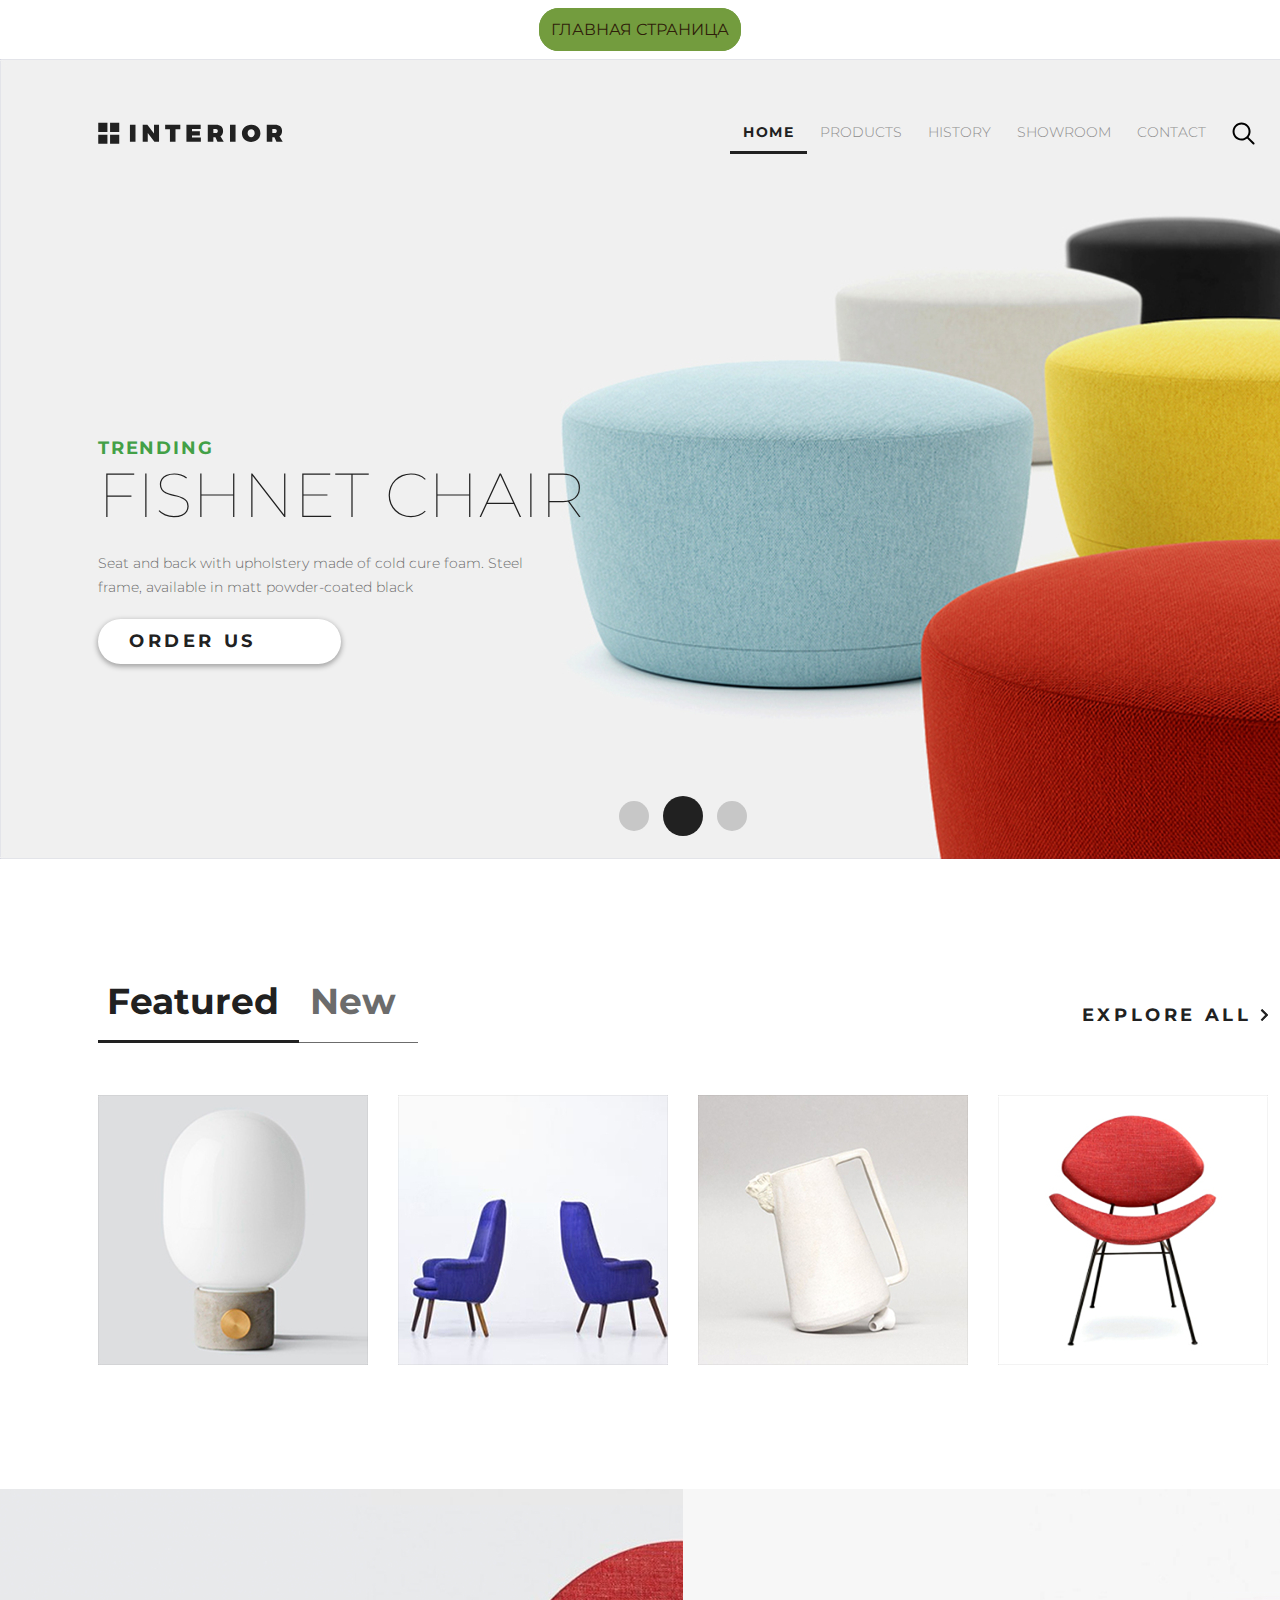
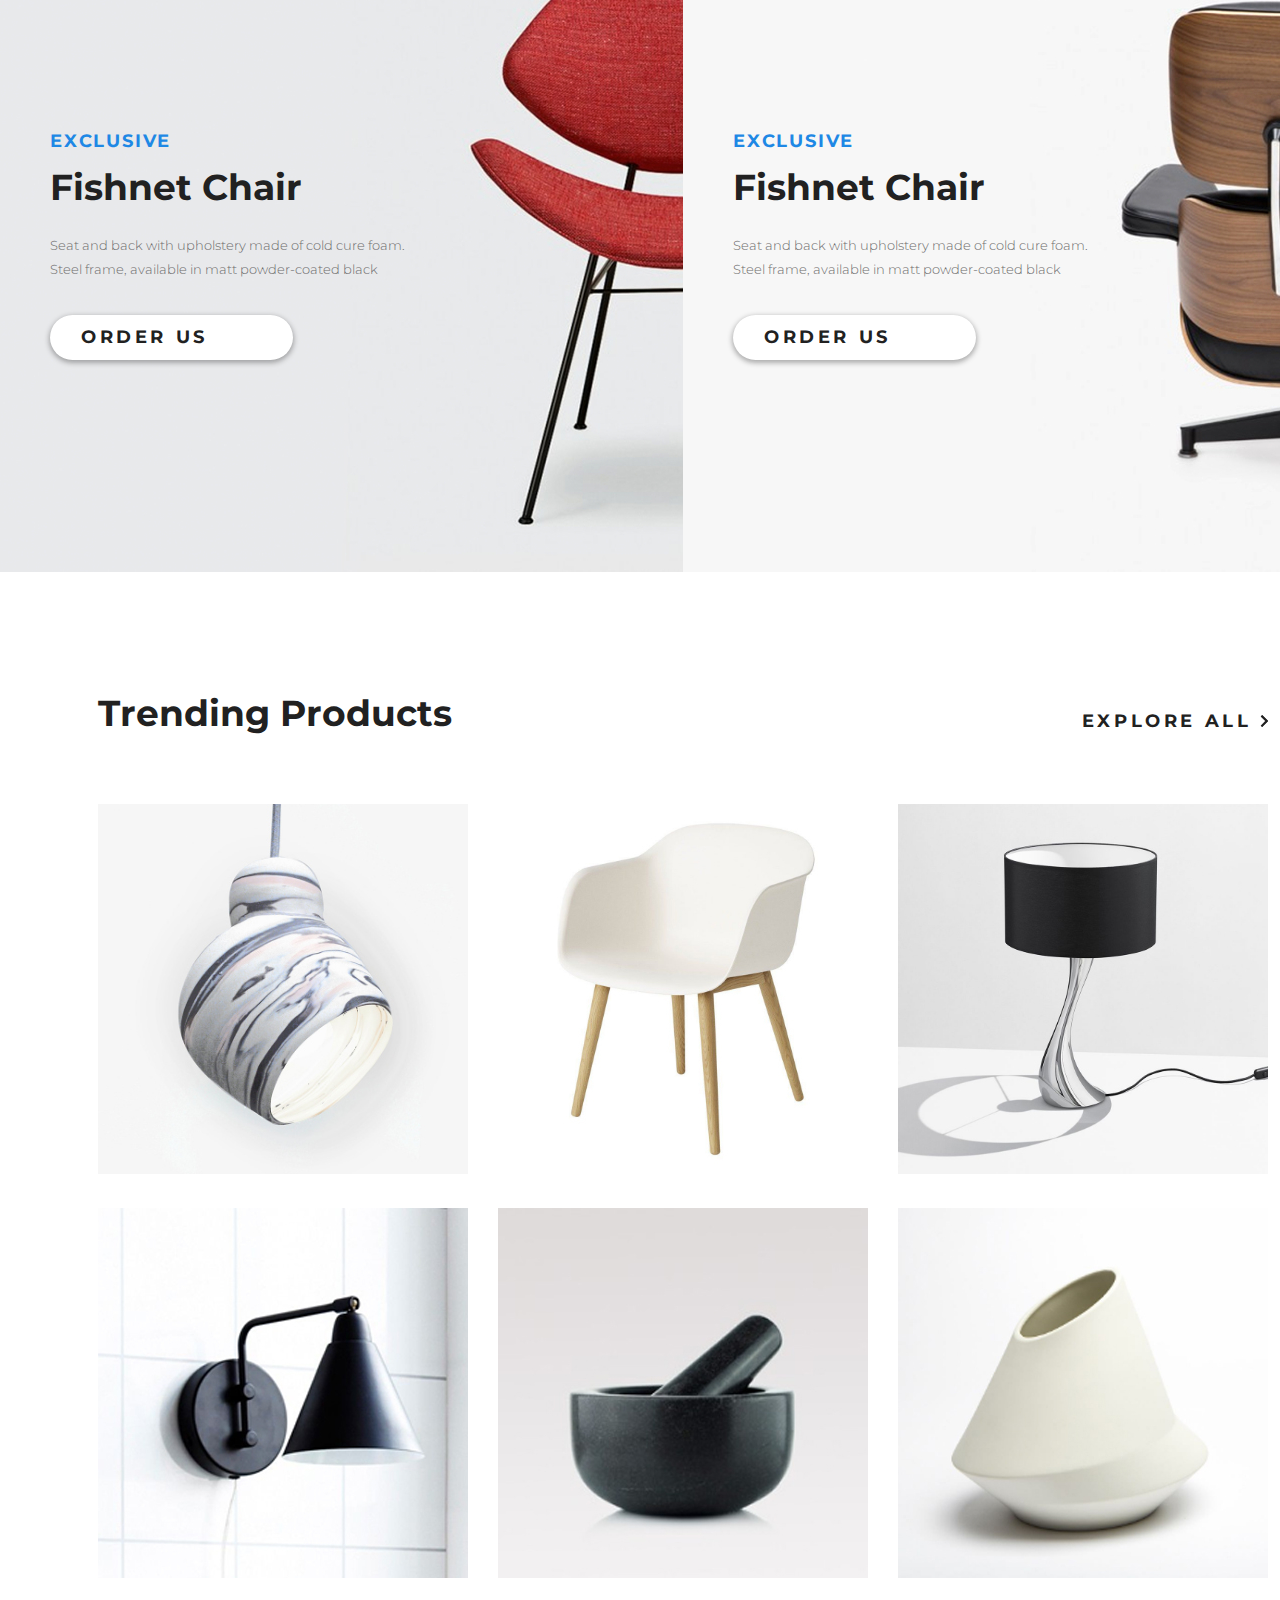
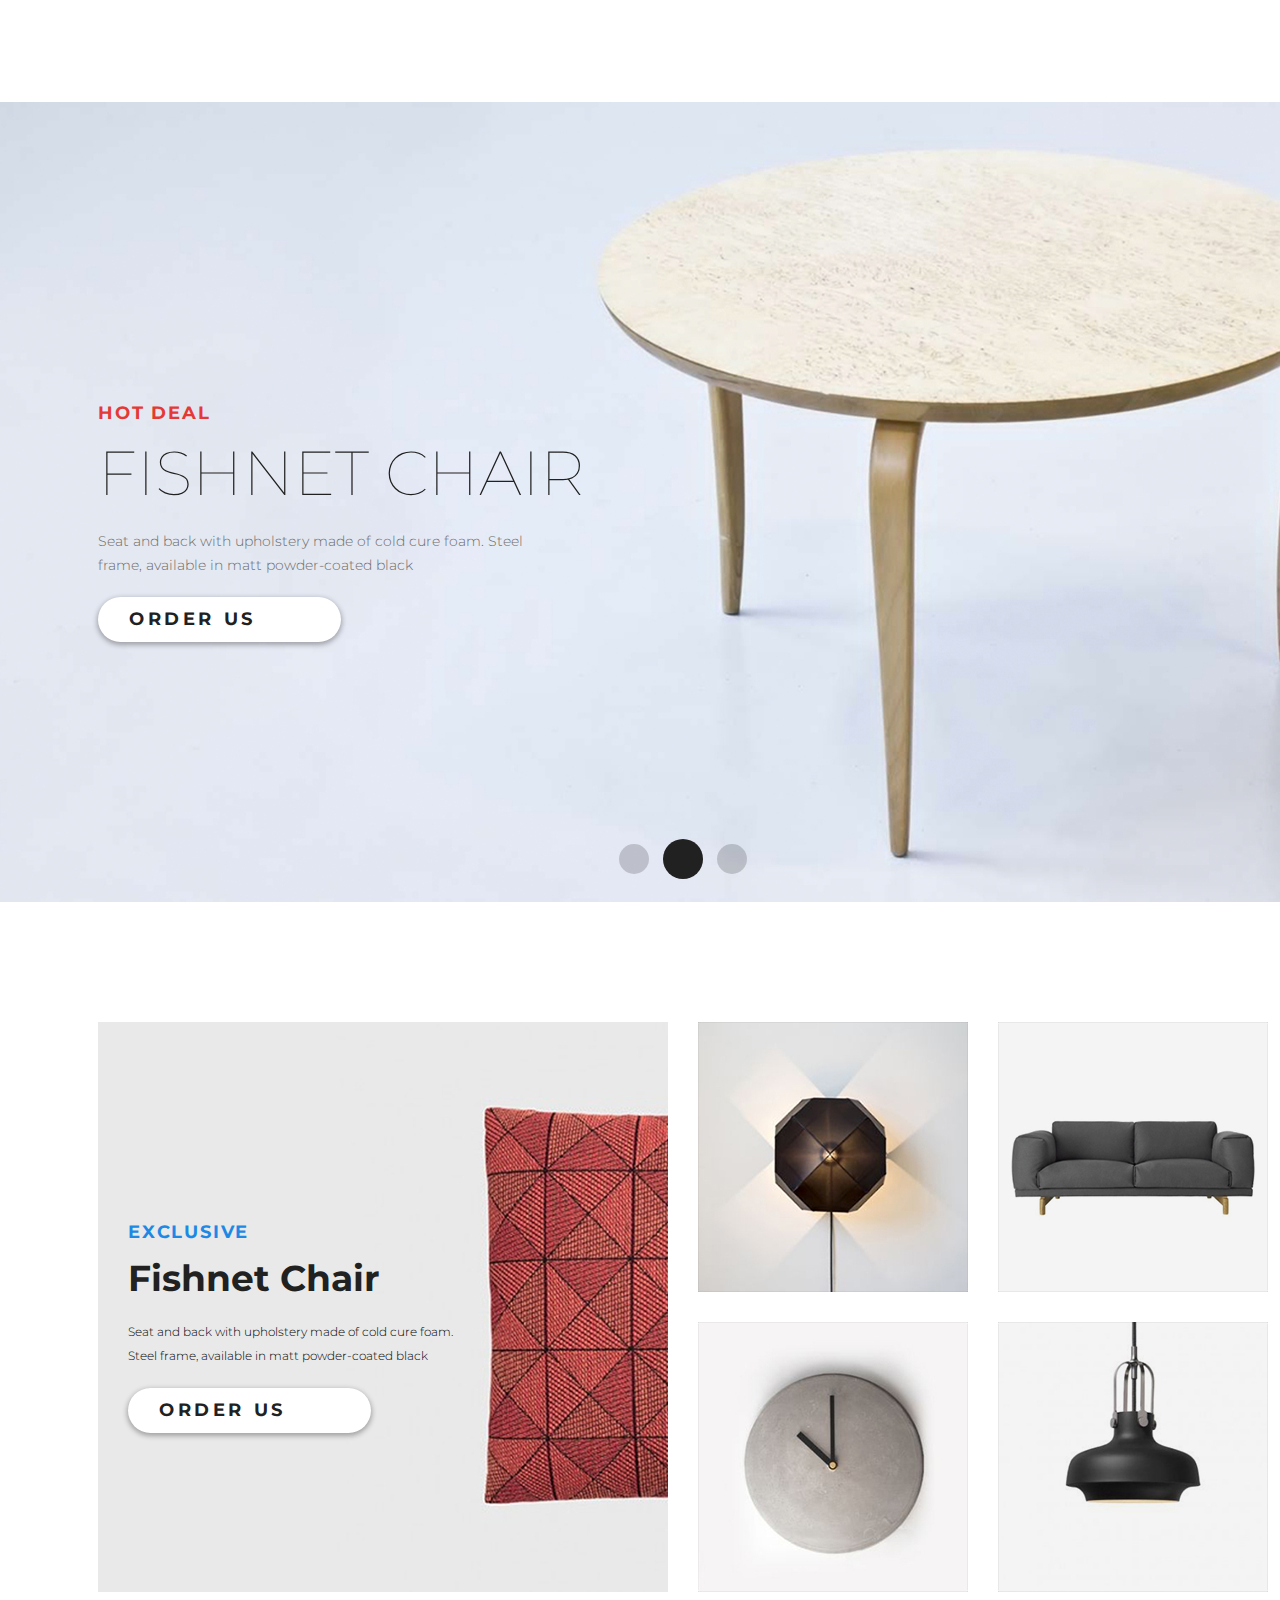
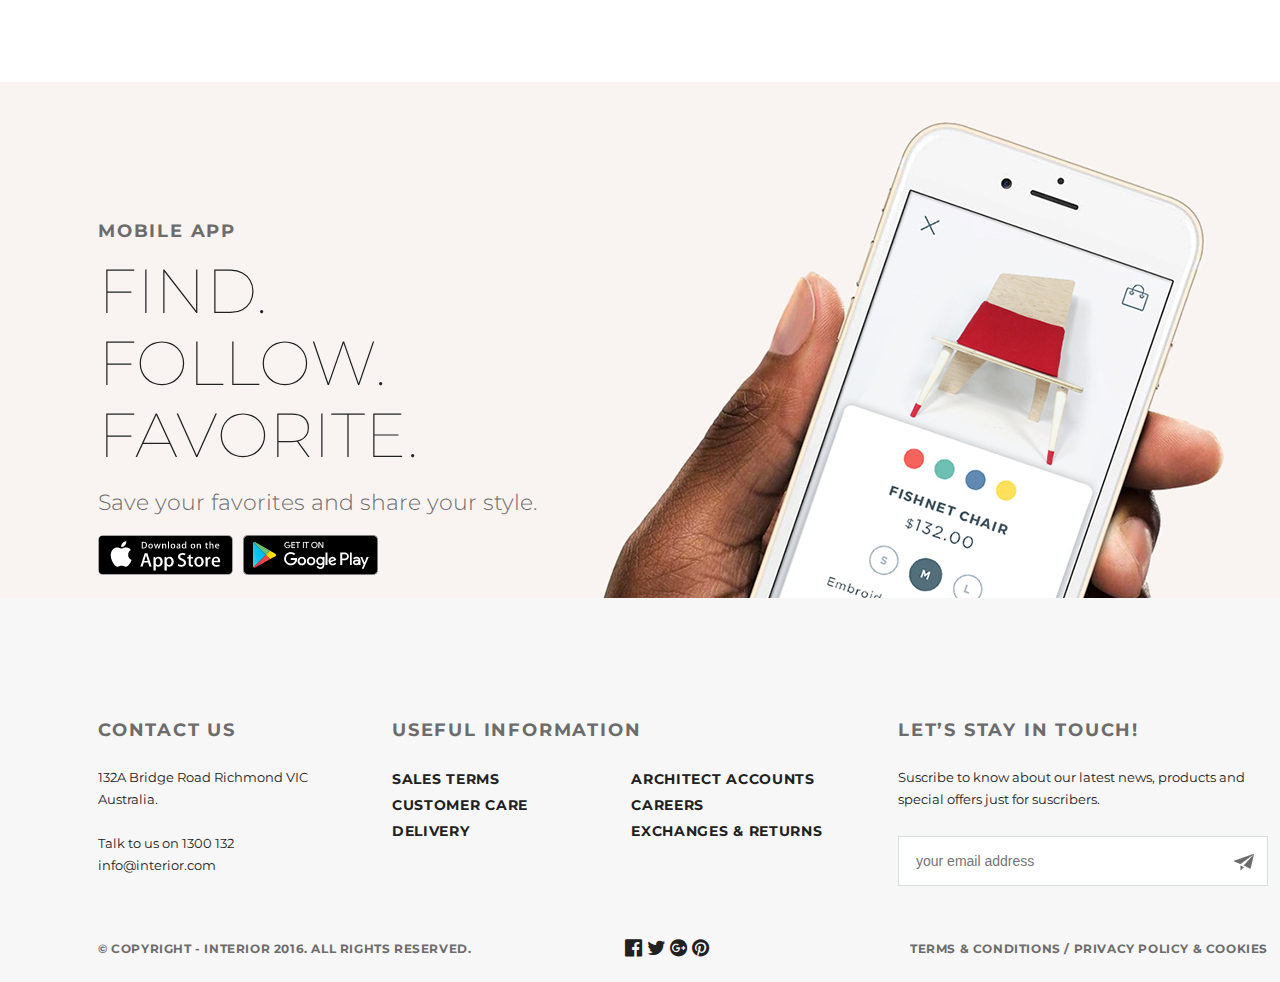
<file: sites/Online_store/index.html>
<!DOCTYPE html>
<html lang="en">

<head>
    <meta charset="UTF-8">
    <title>Document</title>
    <link rel="stylesheet" href="style.css">
    <link href="https://fonts.googleapis.com/css?family=Montserrat:100,300,400,700&display=swap" rel="stylesheet">
    <link rel="stylesheet" href="fonts/font-awesome/css/font-awesome.min.css"> </head>
<body>
    <div class="main_menu">
        <a class="home_page" href="../../index.html">ГЛАВНАЯ СТРАНИЦА</a>
    </div> 
    <div class="container">
        <div class="slider padding-site">
            <div class="header clearfix">
                <a href="#"><img src="img/slider-logo.svg" alt="slider-logo"></a>
                <ul class="menu clearfix">
                    <li class="menu-list"> <a href="#" class="menu-link menu-link-active">HOME</a></li>
                    <li class="menu-list"> <a href="products.html" class="menu-link">PRODUCTS</a> </li>
                    <li class="menu-list"> <a href="#" class="menu-link">HISTORY</a></li>
                    <li class="menu-list"> <a href="showroom.html" class="menu-link">SHOWROOM</a></li>
                    <li class="menu-list"> <a href="contact.html" class="menu-link">CONTACT</a></li>
                    <li class="menu-list">
                        <a href="#" class="menu-link"><img src="img/search.svg" alt="slider-search"></a>
                    </li>
                </ul>
            </div>
            <div class="slider-text">
                <p class="slider-trending">Trending</p>
                <h2 class="slider-h2">Fishnet chair</h2>
                <p class="slider-content">Seat and back with upholstery made of cold cure foam. Steel frame, available in matt powder-coated black</p> <a href="#" class="button">Order Us</a> </div>
            <div class="pagination">
                <a href="#" class="circle"></a>
                <a href="#" class="circle circle-active"></a>
                <a href="#" class="circle"></a>
            </div>
        </div>
        <div class="featured-product padding-site">
            <div class="text-featured"> <a href="#" class="category-featured">Featured</a><a href="#" class="category-new">New</a> <a href="#" class="category-all">explore all <img src="img/arrow.svg" alt=""></a> </div>
            <ul class="product-featured clearfix">
                <li class="product-list"><img class="product_feature" src="img/product-1.jpg" alt="product_1">
                    <div class="back">
                        <div class="back-text">
                            <a href="#" class="button-hover"><img class="arrow-hover" src="img/arrow.svg" alt=""></a>
                            <p class="headline-hover">Fishnet Chair</p>
                            <p class="text-hover">Seat and back with upholstery made of cold cure foam</p>
                        </div>
                    </div>
                </li>
                <li class="product-list"><img class="product_feature" src="img/product-2.jpg" alt="product_2">
                    <div class="back">
                        <div class="back-text">
                            <a href="#" class="button-hover"><img class="arrow-hover" src="img/arrow.svg" alt=""></a>
                            <p class="headline-hover">Fishnet Chair</p>
                            <p class="text-hover">Seat and back with upholstery made of cold cure foam</p>
                        </div>
                    </div>
                </li>
                <li class="product-list"><img class="product_feature" src="img/product-3.jpg" alt="product_3">
                    <div class="back">
                        <div class="back-text">
                            <a href="#" class="button-hover"><img class="arrow-hover" src="img/arrow.svg" alt=""></a>
                            <p class="headline-hover">Fishnet Chair</p>
                            <p class="text-hover">Seat and back with upholstery made of cold cure foam</p>
                        </div>
                    </div>
                </li>
                <li class="product-list"><img class="product_feature" src="img/product-4.jpg" alt="product_4">
                    <div class="back">
                        <div class="back-text">
                            <a href="#" class="button-hover"><img class="arrow-hover" src="img/arrow.svg" alt=""></a>
                            <p class="headline-hover">Fishnet Chair</p>
                            <p class="text-hover">Seat and back with upholstery made of cold cure foam</p>
                        </div>
                    </div>
                </li>
            </ul>
        </div>
        <div class="product-exclusive clearfix">
            <div class="product-ex1">
                <div class="exclusive-text">
                    <p class="exclusive">exclusive</p>
                    <h2 class="exclusive-h2">Fishnet Chair</h2>
                    <p class=exclusive-content>Seat and back with upholstery made of cold cure foam. Steel frame, available in matt powder-coated black</p> <a href="#" class="button">Order Us</a> </div>
            </div>
            <div class="product-ex2">
                <div class="exclusive-text">
                    <p class="exclusive">exclusive</p>
                    <h2 class="exclusive-h2">Fishnet Chair</h2>
                    <p class="exclusive-content">Seat and back with upholstery made of cold cure foam. Steel frame, available in matt powder-coated black</p> <a href="#" class="button">Order Us</a> </div>
            </div>
        </div>
        <div class="trending-product padding-site">
            <div class="trending-content clearfix">
                <p class="trending-text">Trending Products</p><a href="#" class="trend-all">explore all <img src="img/arrow.svg" alt="arrow"></a></div>
            <div class="trend-catalog clearfix">
                <ul class="trend-menu">
                    <li class="trend-list"><img class="trend-img" src="img/trend-1.jpg" alt="trend-1"></li>
                    <li class="trend-list"><img class="trend-img" src="img/trend-2.jpg" alt="trend-2"></li>
                    <li class="trend-list"><img class="trend-img" src="img/trend-3.jpg" alt="trend-3"></li>
                </ul>
                <ul class="trend-menu">
                    <li class="trend-list"><img class="trend-img" src="img/trend-4.jpg" alt="/trend-4"></li>
                    <li class="trend-list"><img class="trend-img" src="img/trend-5.jpg" alt="trend-5"></li>
                    <li class="trend-list"><img class="trend-img" src="img/trend-6.jpg" alt="trend-6"></li>
                </ul>
            </div>
        </div>
        <div class="hot-deal-slider padding-site">
            <div class="slider-hot-text">
                <p class="slider-hot-deal">Hot deal</p>
                <h2 class="slider-h2">Fishnet Chair</h2>
                <p class="slider-content">Seat and back with upholstery made of cold cure foam. Steel frame, available in matt powder-coated black</p> <a href="#" class="button">Order Us</a> </div>
            <div class="pagination">
                <a href="#" class="circle"></a>
                <a href="#" class="circle circle-active"></a>
                <a href="#" class="circle"></a>
            </div>
        </div>
        <div class="exclusive-bottom-page padding-site">
            <div class="exclusive-bottom-left">
                <div class="exclusive-text-bottom">
                    <p class="exclusive-bottom">exclusive</p>
                    <h2 class="exclusive-h2-bottom">Fishnet Chair</h2>
                    <p class="exclusive-content-bottom">Seat and back with upholstery made of cold cure foam. Steel frame, available in matt powder-coated black</p> <a href="#" class="button">Order Us</a> </div>
            </div>
            <ul class="ex-bottom-menu">
                <li class="ex-bottom-list"><img class="ex-bottom-img" src="img/product-sm-1.jpg" alt="product-sm-1"></li>
                <li class="ex-bottom-list"><img class="ex-bottom-img" src="img/product-sm-2.jpg" alt="product-sm-2"></li>
                <li class="ex-bottom-list"><img class="ex-bottom-img" src="img/product-sm-3.jpg" alt="product-sm-3"></li>
                <li class="ex-bottom-list"><img class="ex-bottom-img" src="img/product-sm-4.jpg" alt="product-sm-4"></li>
            </ul>
        </div>
        <div class="mobile-app-page padding-site">
            <div class="mobile-app-text">
                <p class="mobile-app">mobile app</p>
                <h2 class="mobile-app-h2">Find. Follow. Favorite.</h2>
                <p class="mobile-app-content">Save your favorites and share your style.</p>
                <ul class="mob-app-menu">
                    <li class="mob-app-list">
                        <a class="mob-app-link" href="#"><img src="img/app-store.png" alt="app-store"></a>
                    </li>
                    <li class="mob-app-list">
                        <a class="mob-app-link" href="#"><img src="img/google-play.png" alt="google-play"></a>
                    </li>
                </ul>
            </div>
        </div>
        <div class="footer">
            <div class="footer-content padding-site">
                <div class="footer-top clearfix">
                    <div class="footer-contacts">
                        <h2 class="contact-h2">Contact Us</h2>
                        <p class="contact-text">132A Bridge Road Richmond VIC Australia.
                            <br>
                            <br>Talk to us on 1300 132 info@interior.com</p>
                    </div>
                    <div class="footer-info">
                        <h2 class="info-h2">Useful Information</h2>
                        <ul class="footer-top-menu1">
                            <li class="footer-top-list"><a class="footer-top-link" href="#">Sales terms</a></li>
                            <li class="footer-top-list"><a class="footer-top-link" href="#">Customer care</a></li>
                            <li class="footer-top-list"><a class="footer-top-link" href="#">Delivery</a></li>
                        </ul>
                        <ul class="footer-top-menu2">
                            <li class="footer-top-list"><a class="footer-top-link" href="#">Architect accounts</a></li>
                            <li class="footer-top-list"><a class="footer-top-link" href="#">Careers</a></li>
                            <li class="footer-top-list"><a class="footer-top-link" href="#">Exchanges & returns</a></li>
                        </ul>
                    </div>
                    <div class="footer-email">
                        <h2 class="email-h2">Let’s Stay in Touch!</h2>
                        <p class="email-text">Suscribe to know about our latest news, products and special offers just for suscribers.</p>
                        <form action="#">
                            <input type="email" placeholder="your email address">
                            <button type="submit"> <img src="img/air.png" alt="air" style="vertical-align:middle"></button>
                        </form>
                    </div>
                </div>
                <div class="footer-bottom">
                    <p class="copyright">&copy; Copyright - INTERIOR 2016. All Rights Reserved.</p>
                    <ul class="footer-bottom-menu">
                        <li class="footer-bottom-list">
                            <a class="footer-bottom-link" href="#"><i class="fa fa-facebook-official" aria-hidden="true"></i></a>
                        </li>
                        <li class="footer-bottom-list">
                            <a class="footer-bottom-link" href="#"><i class="fa fa-twitter" aria-hidden="true"></i></a>
                        </li>
                        <li class="footer-bottom-list">
                            <a class="footer-bottom-link" href="#"><i class="fa fa-google-plus-official" aria-hidden="true"></i></a>
                        </li>
                        <li class="footer-bottom-list">
                            <a class="footer-bottom-link" href="#"><i class="fa fa-pinterest" aria-hidden="true"></i></a>
                        </li>
                    </ul>
                    <p class="privacy">Terms & Conditions / Privacy policy & Cookies</p>
                </div>
            </div>
        </div>
    </div>
</body>

</html>
</file>
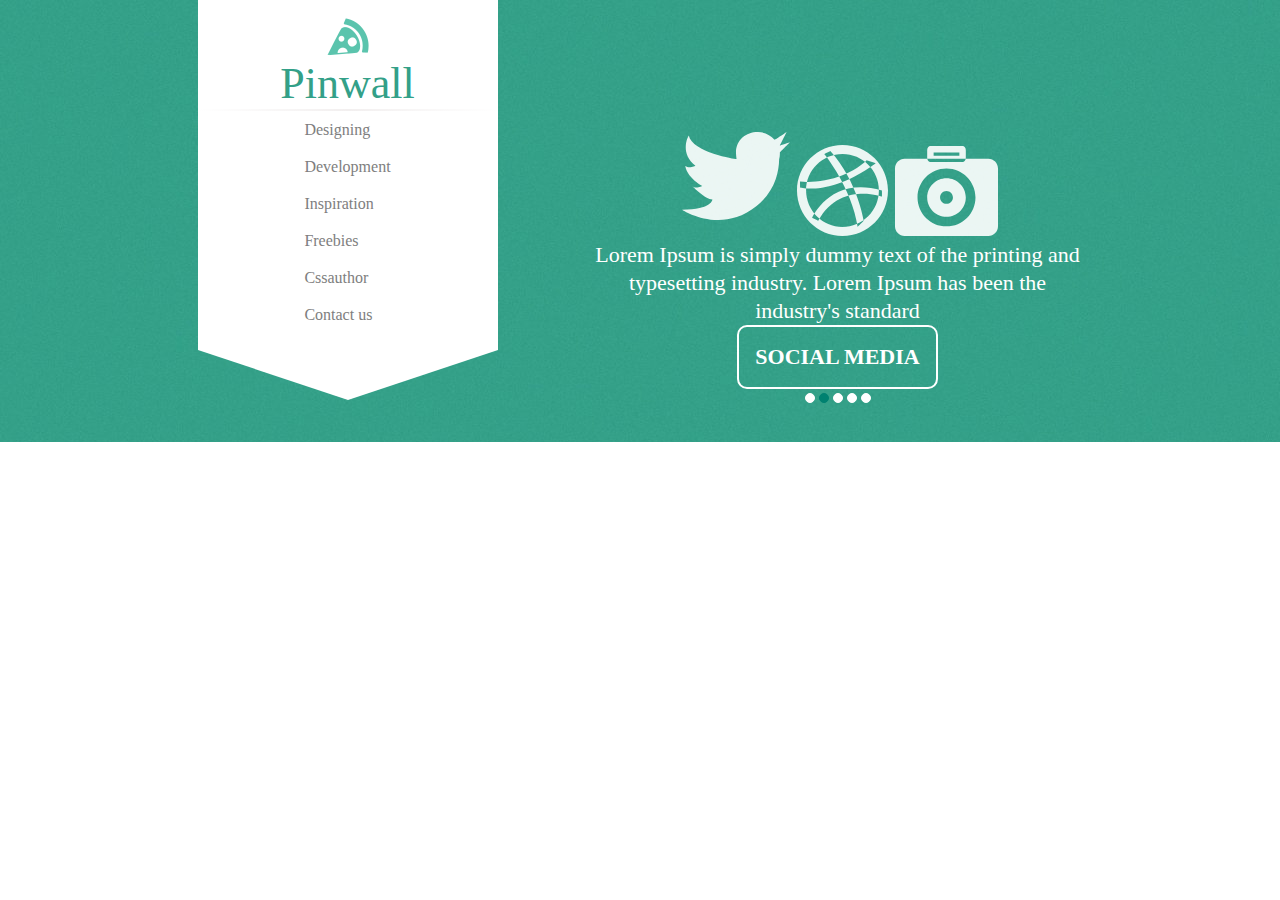
<file: sites/Pinwall/index.html>
<!DOCTYPE html>
<html lang="en">

<head>
    <meta charset="UTF-8">
    <title>Pinwall</title>
    <link rel="stylesheet" href="style.css">
</head>

<body>
    <div class="container">
        <header>
           <div class="menu">
               <img src="img/nav_pizza_logo.png" alt="" class="menu_logo">
               <h2 class="logo_name">Pinwall</h2>
               <hr class="menu_hr">
               <ul class="nav_menu">
                   <li class="nav_list"><a href="#" class="nav_link">Designing</a></li>
                   <li class="nav_list"><a href="#" class="nav_link">Development</a></li>
                   <li class="nav_list"><a href="#" class="nav_link">Inspiration</a></li>
                   <li class="nav_list"><a href="#" class="nav_link">Freebies</a></li>
                   <li class="nav_list"><a href="#" class="nav_link">Cssauthor</a></li>
                   <li class="nav_list"><a href="#" class="nav_link">Contact us</a></li>
               </ul>
           </div>
            <div class="social_media">
                <div class="social_img_link">
                    <a href="#"><img src="img/img_twitter.svg" alt=""></a>
                    <a href="#"><img src="img/img_dribbble.svg" alt=""></a>
                    <a href="#"><img src="img/img_camera.svg" alt=""></a>
                </div>
                <p>Lorem Ipsum is simply dummy text of the printing and typesetting industry. Lorem Ipsum has been the industry's standard</p>
                <a href="#" class="social_media_link">Social media</a>
                <div class="header_slider">
                    <a href="#"></a>
                    <a href="#" class="current_link"></a>
                    <a href="#"></a>
                    <a href="#"></a>
                    <a href="#"></a>
                </div>
            </div>
        </header>
    </div>
</body>

</html>
</file>
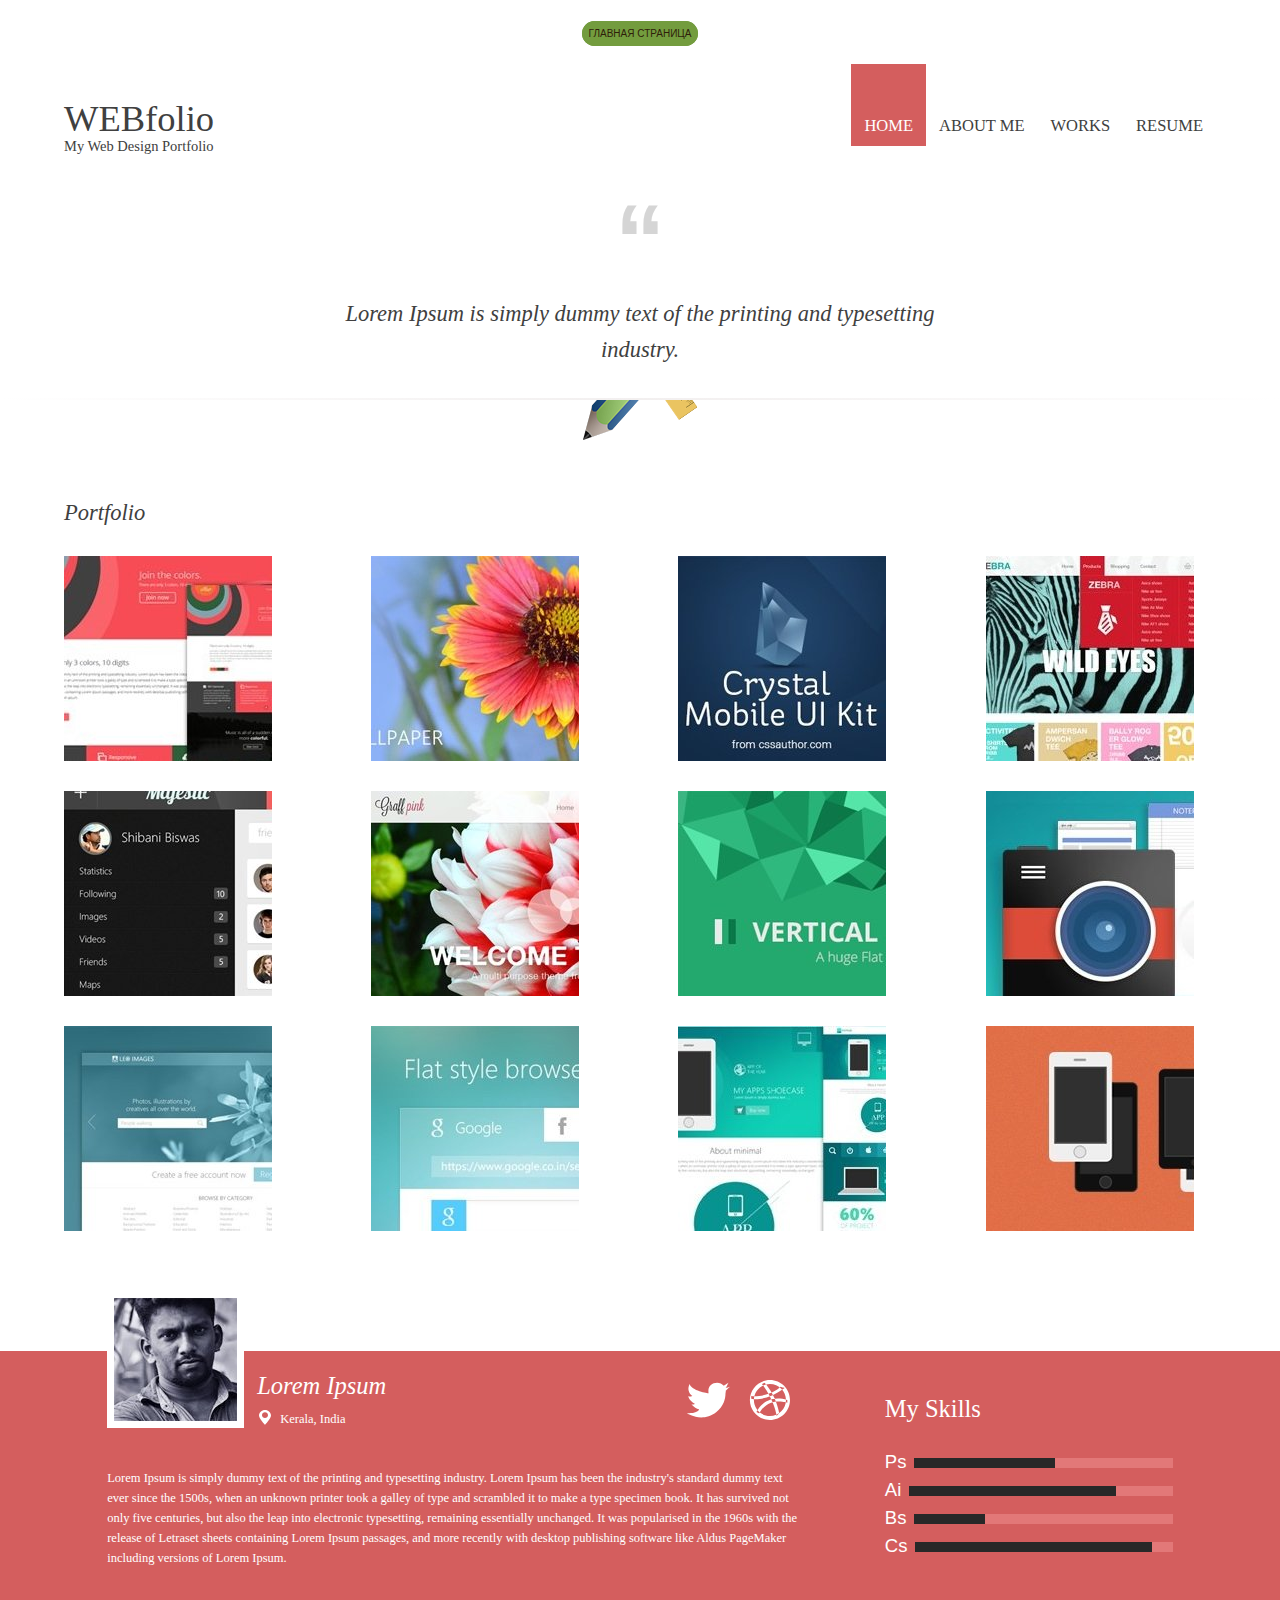
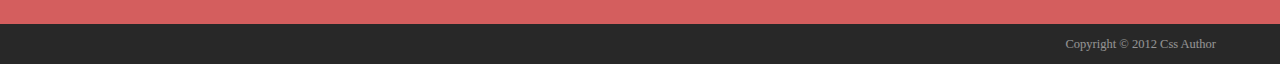
<file: sites/Webfolio/index.html>
<!DOCTYPE html>
<html lang="en">

<head>
    <meta charset="UTF-8">
    <meta name="viewport" content="initial-scale=1">
    <title>Webfolio</title>
    <link rel="stylesheet" href="https://stackpath.bootstrapcdn.com/bootstrap/4.4.1/css/bootstrap.min.css" integrity="sha384-Vkoo8x4CGsO3+Hhxv8T/Q5PaXtkKtu6ug5TOeNV6gBiFeWPGFN9MuhOf23Q9Ifjh" crossorigin="anonymous">
    <link rel="stylesheet" href="style.css">
</head>

<body>
    <div class="main_menu">
        <a class="home_page" href="../../index.html">ГЛАВНАЯ СТРАНИЦА</a>
    </div>
    <div class="header padding_site">
        <div class="header_logo">
            <h2>WEBfolio</h2>
            <p>My Web Design Portfolio</p>
        </div>
        <hr class="header_hr">
        <ul class="header_menu">
            <li class="header_list"><a href="#" class="header_link current_page">Home</a></li>
            <li class="header_list"><a href="#" class="header_link">About me</a></li>
            <li class="header_list"><a href="#" class="header_link">Works</a></li>
            <li class="header_list"><a href="#" class="header_link">Resume</a></li>
        </ul>
    </div>
    <div class="quote_block">
        <h2>&#8220;</h2>
        <p>Lorem Ipsum is simply dummy text of the printing and
            typesetting industry.</p>
        <hr>
        <div class="quote_block_img">
            <img src="img/pencil.png" alt="">
            <img src="img/ruler.png" alt="">
        </div>
    </div>
    <section class="portfolio padding_site">
        <h2>Portfolio</h2>
        <div class="portfolio_block">
            <a href="#"><img src="img/portfolio/portfolio_1.jpg" alt=""></a>
            <a href="#"><img src="img/portfolio/portfolio_2.jpg" alt=""></a>
            <a href="#"><img src="img/portfolio/portfolio_3.jpg" alt=""></a>
            <a href="#"><img src="img/portfolio/portfolio_4.jpg" alt=""></a>
            <a href="#"><img src="img/portfolio/portfolio_5.jpg" alt=""></a>
            <a href="#"><img src="img/portfolio/portfolio_6.jpg" alt=""></a>
            <a href="#"><img src="img/portfolio/portfolio_7.jpg" alt=""></a>
            <a href="#"><img src="img/portfolio/portfolio_8.jpg" alt=""></a>
            <a href="#"><img src="img/portfolio/portfolio_9.jpg" alt=""></a>
            <a href="#"><img src="img/portfolio/portfolio_10.jpg" alt=""></a>
            <a href="#"><img src="img/portfolio/portfolio_11.jpg" alt=""></a>
            <a href="#"><img src="img/portfolio/portfolio_12.jpg" alt=""></a>
        </div>
    </section>
    <section class="skills padding_site">
        <div class="info_block">
            <div class="info_and_link">
                <div class="info">
                    <div class="info_img">
                        <img src="img/info_foto.jpg" alt="">
                    </div>
                    <div class="info_text">
                        <h2>Lorem Ipsum</h2>
                        <h4>Kerala, India</h4>
                    </div>
                </div>
                <div class="links">
                    <a href="#"><img src="img/twitter.svg" alt="" id="link_tw"></a>
                    <a href="#"><img src="img/dribbble.svg" alt="" id="link_dr"></a>
                </div>
            </div>
            <p>Lorem Ipsum is simply dummy text of the printing and typesetting industry. Lorem Ipsum has been the industry's standard dummy text ever since the 1500s, when an unknown printer took a galley of type and scrambled it to make a type specimen book. It has survived not only five centuries, but also the leap into electronic typesetting, remaining essentially unchanged. It was popularised in the 1960s with the release of Letraset sheets containing Lorem Ipsum passages, and more recently with desktop publishing software like Aldus PageMaker including versions of Lorem Ipsum.</p>
            <div class="links_small">
                <a href="#"><img src="img/twitter.svg" alt="" id="link_tw"><span>Twitter</span></a>
                <a href="#"><img src="img/dribbble.svg" alt="" id="link_dr"><span>Dribbble</span></a>
            </div>
        </div>
        <hr class="skill_hr">
        <div class="skills_block">
            <h3>My Skills</h3>
            <div class="skill_bar">
                <h4>Ps</h4>
                <div class="progress">
                    <div class="progress-bar" role="progressbar" style="width: 54.5%" aria-valuenow="25" aria-valuemin="0" aria-valuemax="100"></div>
                </div>
            </div>
            <div class="skill_bar">
                <h4>Ai</h4>
                <div class="progress">
                    <div class="progress-bar" role="progressbar" style="width: 78.5%" aria-valuenow="50" aria-valuemin="0" aria-valuemax="100"></div>
                </div>
            </div>
            <div class="skill_bar">
                <h4>Bs</h4>
                <div class="progress">
                    <div class="progress-bar" role="progressbar" style="width: 27.5%" aria-valuenow="75" aria-valuemin="0" aria-valuemax="100"></div>
                </div>
            </div>
            <div class="skill_bar">
                <h4>Cs</h4>
                <div class="progress">
                    <div class="progress-bar" role="progressbar" style="width: 92%" aria-valuenow="100" aria-valuemin="0" aria-valuemax="100"></div>
                </div>
            </div>
        </div>
    </section>
    <footer class="padding_site">
        <p>Copyright © 2012 Css Author</p>
    </footer>
</body>

</html>
</file>
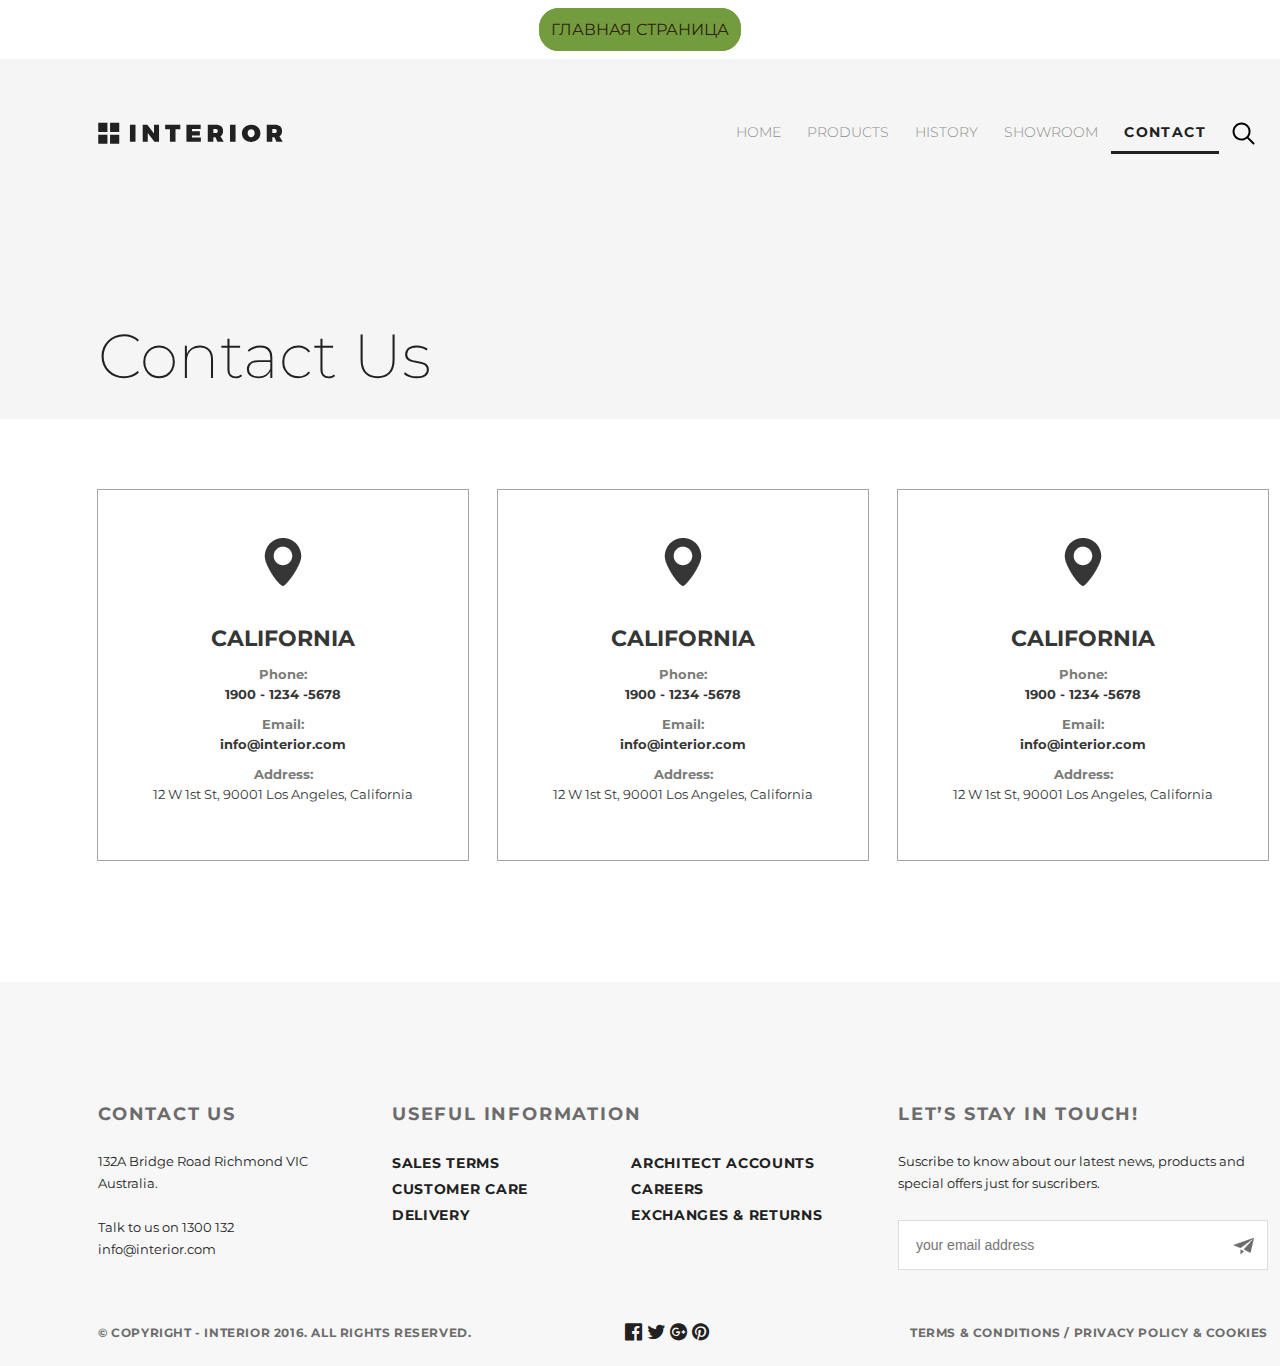
<file: sites/Online_store/contact.html>
<!DOCTYPE html>
<html lang="en">

<head>
    <meta charset="UTF-8">
    <title>Contact</title>
    <link rel="stylesheet" href="style.css">
    <link href="https://fonts.googleapis.com/css?family=Montserrat:100,300,400,700&display=swap" rel="stylesheet">
    <link rel="stylesheet" href="fonts/font-awesome/css/font-awesome.min.css">
</head>

<body>
     <div class="main_menu">
        <a class="home_page" href="../../index.html">ГЛАВНАЯ СТРАНИЦА</a>
    </div>  
    <div class="container">
        <div class="header-back padding-site">
            <div class="header clearfix">
                <a href="#"><img src="img/slider-logo.svg" alt="slider-logo"></a>
                <ul class="menu clearfix">
                    <li class="menu-list"> <a href="index.html" class="menu-link">HOME</a></li>
                    <li class="menu-list"> <a href="products.html" class="menu-link">PRODUCTS</a></li>
                    <li class="menu-list"> <a href="#" class="menu-link">HISTORY</a></li>
                    <li class="menu-list"> <a href="showroom.html" class="menu-link">SHOWROOM</a></li>
                    <li class="menu-list"> <a href="#" class="menu-link menu-link-active">CONTACT</a></li>
                    <li class="menu-list">
                        <a href="#" class="menu-link"><img src="img/search.svg" alt="slider-search"></a>
                    </li>
                </ul>
            </div>
            <h2 class="contact-us">Contact Us</h2> </div>
        <div class="main-contact">
            <div class="block-contact"><img src="img/pointer.jpg" alt="pointer">
                <h3 class="country-h3">California</h3>
                <ul class="block-menu">
                    <li class="block-list">Phone:</li>
                    <li class="block-list">1900 - 1234 -5678</li>
                    <li class="block-list">Email:</li>
                    <li class="block-list">info@interior.com</li>
                    <li class="block-list">Address:</li>
                    <li class="block-list">12&nbsp;W 1st St, 90001 Los Angeles, California</li>
                </ul>
            </div>
            <div class="block-contact"><img src="img/pointer.jpg" alt="pointer">
                <h3 class="country-h3">California</h3>
                <ul class="block-menu">
                    <li class="block-list">Phone:</li>
                    <li class="block-list">1900 - 1234 -5678</li>
                    <li class="block-list">Email:</li>
                    <li class="block-list">info@interior.com</li>
                    <li class="block-list">Address:</li>
                    <li class="block-list">12&nbsp;W 1st St, 90001 Los Angeles, California</li>
                </ul>
            </div>
            <div class="block-contact"><img src="img/pointer.jpg" alt="pointer">
                <h3 class="country-h3">California</h3>
                <ul class="block-menu">
                    <li class="block-list">Phone:</li>
                    <li class="block-list">1900 - 1234 -5678</li>
                    <li class="block-list">Email:</li>
                    <li class="block-list">info@interior.com</li>
                    <li class="block-list">Address:</li>
                    <li class="block-list">12&nbsp;W 1st St, 90001 Los Angeles, California</li>
                </ul>
            </div>
        </div>
        <div class="footer">
            <div class="footer-content padding-site">
                <div class="footer-top clearfix">
                    <div class="footer-contacts">
                        <h2 class="contact-h2">Contact Us</h2>
                        <p class="contact-text">132A Bridge Road Richmond VIC Australia.
                            <br>
                            <br>Talk to us on 1300 132 info@interior.com</p>
                    </div>
                    <div class="footer-info">
                        <h2 class="info-h2">Useful Information</h2>
                        <ul class="footer-top-menu1">
                            <li class="footer-top-list"><a class="footer-top-link" href="#">Sales terms</a></li>
                            <li class="footer-top-list"><a class="footer-top-link" href="#">Customer care</a></li>
                            <li class="footer-top-list"><a class="footer-top-link" href="#">Delivery</a></li>
                        </ul>
                        <ul class="footer-top-menu2">
                            <li class="footer-top-list"><a class="footer-top-link" href="#">Architect accounts</a></li>
                            <li class="footer-top-list"><a class="footer-top-link" href="#">Careers</a></li>
                            <li class="footer-top-list"><a class="footer-top-link" href="#">Exchanges & returns</a></li>
                        </ul>
                    </div>
                    <div class="footer-email">
                        <h2 class="email-h2">Let’s Stay in Touch!</h2>
                        <p class="email-text">Suscribe to know about our latest news, products and special offers just for suscribers.</p>
                        <form action="#">
                            <input type="email" placeholder="your email address">
                            <button type="submit"> <img src="img/air.png" alt="air" style="vertical-align:middle"></button>
                        </form>
                    </div>
                </div>
                <div class="footer-bottom">
                    <p class="copyright">&copy; Copyright - INTERIOR 2016. All Rights Reserved.</p>
                    <ul class="footer-bottom-menu">
                        <li class="footer-bottom-list"> <a class="footer-bottom-link" href="#"><i class="fa fa-facebook-official" aria-hidden="true"></i></a> </li>
                        <li class="footer-bottom-list"> <a class="footer-bottom-link" href="#"><i class="fa fa-twitter" aria-hidden="true"></i></a> </li>
                        <li class="footer-bottom-list"> <a class="footer-bottom-link" href="#"><i class="fa fa-google-plus-official" aria-hidden="true"></i></a> </li>
                        <li class="footer-bottom-list"> <a class="footer-bottom-link" href="#"><i class="fa fa-pinterest" aria-hidden="true"></i></a> </li>
                    </ul>
                    <p class="privacy">Terms & Conditions / Privacy policy & Cookies</p>
                </div>
            </div>
        </div>
    </div>
</body>

</html>
</file>
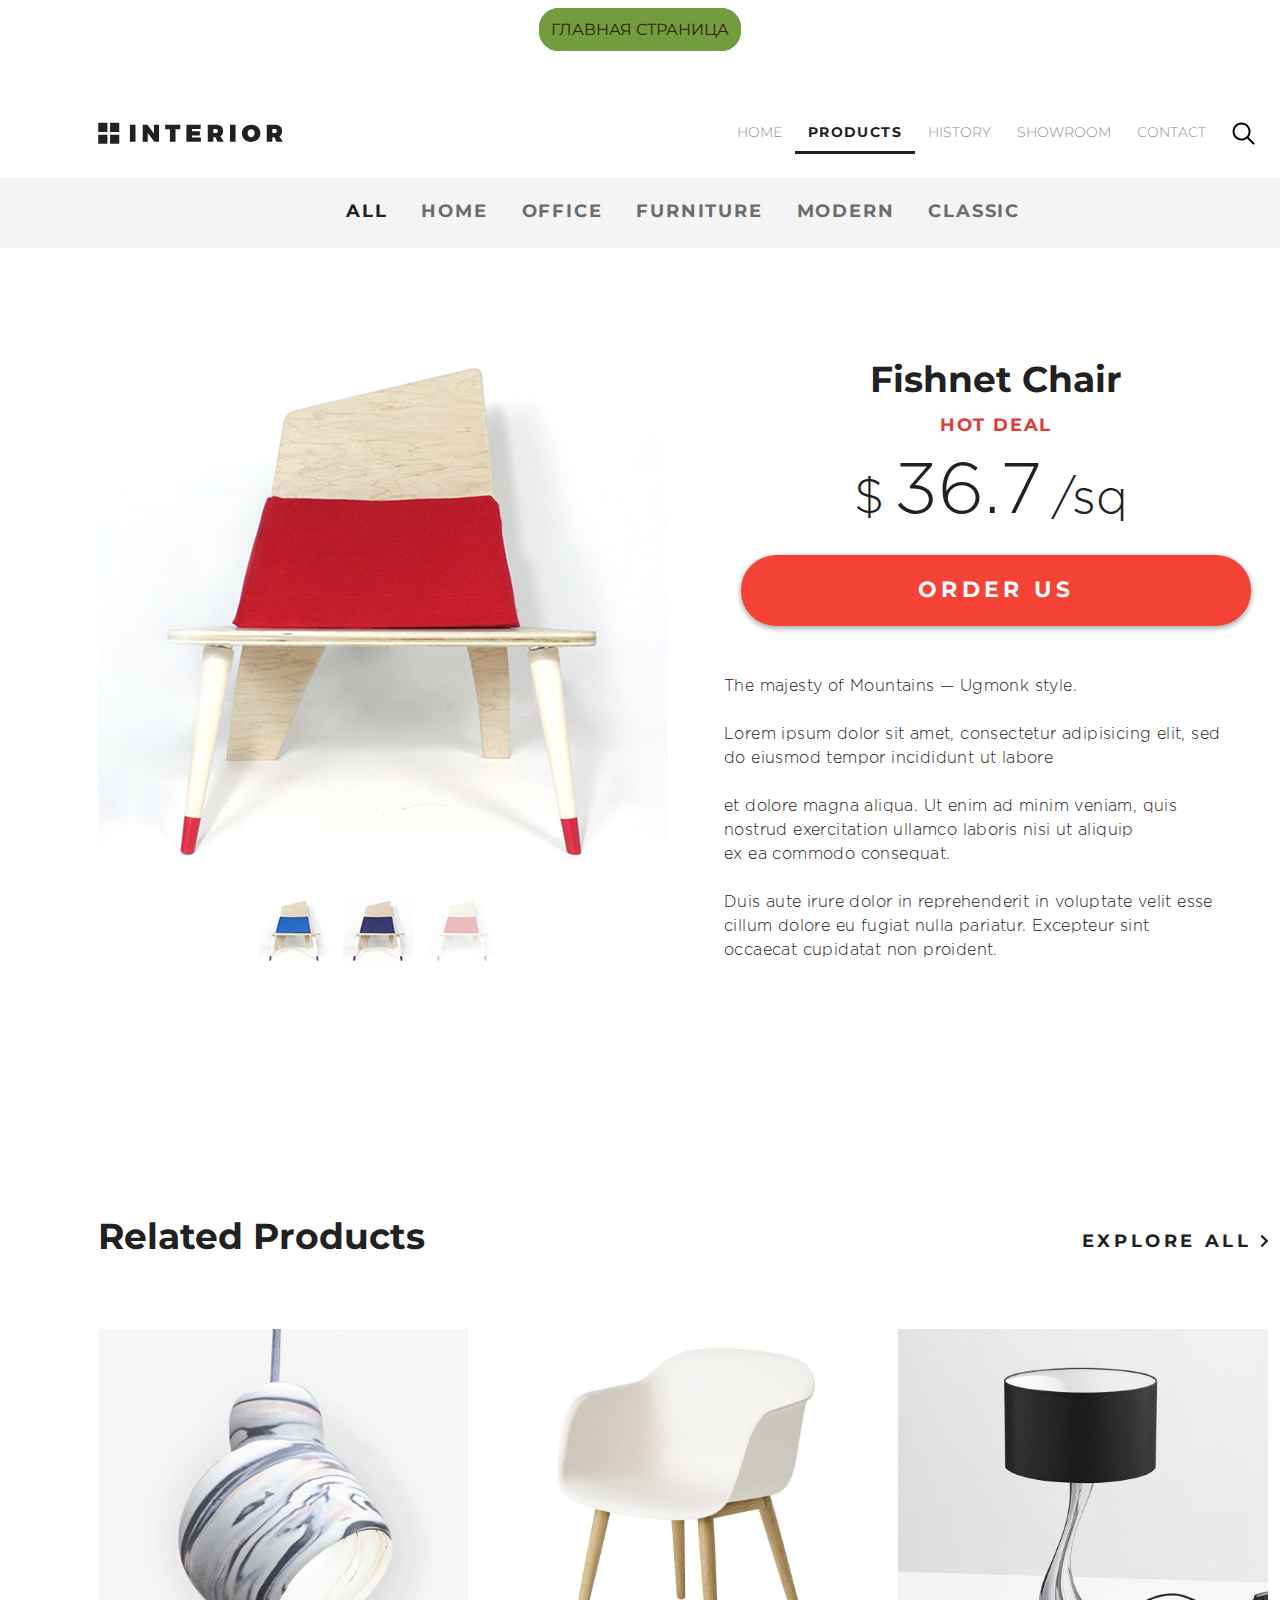
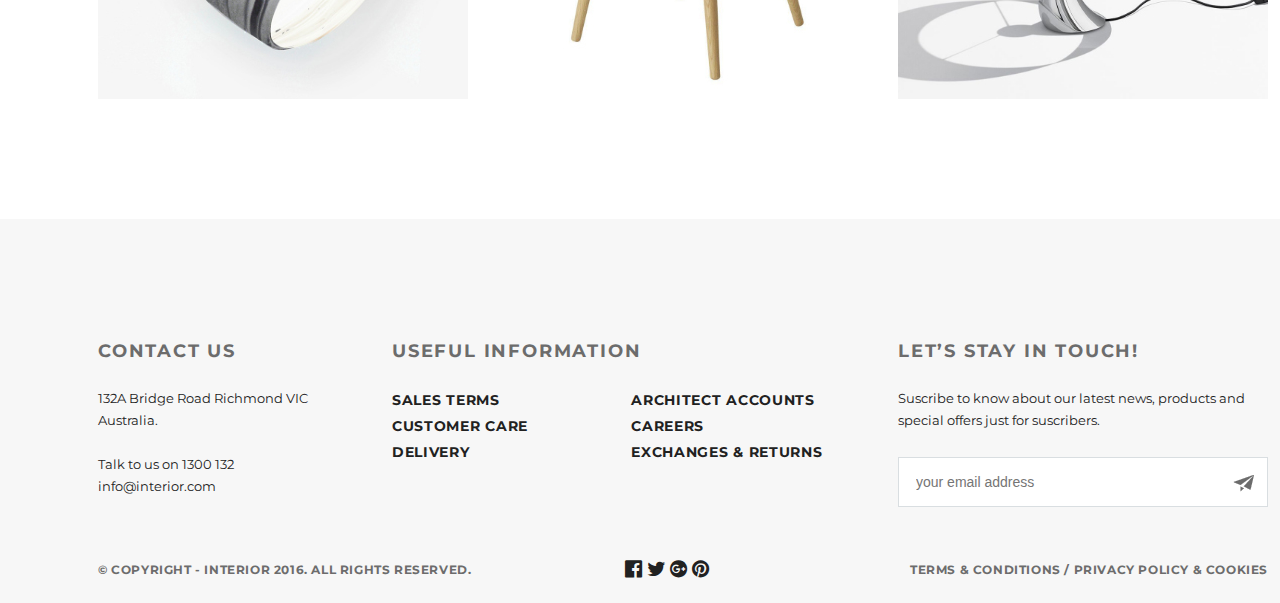
<file: sites/Online_store/products.html>
﻿<!DOCTYPE html>
<html lang="en">

<head>
    <meta charset="UTF-8">
    <title>Product-Deails</title>
    <link rel="stylesheet" href="style.css">
    <link href="https://fonts.googleapis.com/css?family=Montserrat:100,300,400,700&display=swap" rel="stylesheet"> 
    <link rel="stylesheet" href="fonts/font-awesome/css/font-awesome.min.css">
</head>
<body>
         <div class="main_menu">
        <a class="home_page" href="../../index.html">ГЛАВНАЯ СТРАНИЦА</a>
    </div>   
    <div class="container">
        <div class="back-header padding-site">
            <div class="header clearfix">
                <a href="#"><img src="img/slider-logo.svg" alt="slider-logo"></a>
                <ul class="menu clearfix">
                    <li class="menu-list"> <a href="index.html" class="menu-link">HOME</a></li>
                    <li class="menu-list"> <a href="#" class="menu-link menu-link-active">PRODUCTS</a></li>
                    <li class="menu-list"> <a href="#" class="menu-link">HISTORY</a></li>
                    <li class="menu-list"> <a href="showroom.html" class="menu-link">SHOWROOM</a></li>
                    <li class="menu-list"> <a href="contact.html" class="menu-link">CONTACT</a></li>
                    <li class="menu-list">
                        <a href="" class="menu-link"><img src="img/search.svg" alt="slider-search"></a>
                    </li>
                </ul>
            </div>
        </div>
        <ul class="product-header-menu">
            <li class="product-header-list"><a class="product-header-link product-header-link-active" href="#">All</a></li>
            <li class="product-header-list"><a class="product-header-link" href="#">HOME</a></li>
            <li class="product-header-list"><a class="product-header-link" href="#">OFFICE </a></li>
            <li class="product-header-list"><a class="product-header-link" href="#">FURNITURE</a></li>
            <li class="product-header-list"><a class="product-header-link" href="#">MODERN</a></li>
            <li class="product-header-list"><a class="product-header-link" href="#">CLASSIC</a></li>
        </ul>
        <div class="product-menu padding-site">
            <div class="product-foto-menu"> <img src="img/product1.jpg" alt="product1">
                <div class="mini-foto-menu">
                    <a href="#"><img class="mini-foto" src="img/mini-product1.jpg" alt="mini-product1"></a>
                    <a href="#"><img class="mini-foto" src="img/mini-product2.jpg" alt="mini-product2"></a>
                    <a href="#"><img class="mini-foto" src="img/mini-product3.jpg" alt="mini-product3"></a>
                </div>
            </div>
            <div class="product-content-menu">
                <h2 class="product-name-h2">Fishnet Chair</h2>
                <h3 class="product-categories-h3">Hot Deal</h3>
                <ul class="product-price-menu">
                    <li class="product-price-list">$</li>
                    <li class="product-price-list">36.7</li>
                    <li class="product-price-list">/sq</li>
                </ul> <a class="order-us-buy" href="#">Order Us</a>
                <p class="product-text">The majesty of&nbsp;Mountains&nbsp;&mdash; Ugmonk style.
                    <br>
                    <br> Lorem ipsum dolor sit amet, consectetur adipisicing elit, sed do&nbsp;eiusmod tempor incididunt ut&nbsp;labore
                    <br>
                    <br> et&nbsp;dolore magna aliqua. Ut&nbsp;enim ad&nbsp;minim veniam, quis nostrud exercitation ullamco laboris nisi ut&nbsp;aliquip ex&nbsp;ea&nbsp;commodo consequat.
                    <br>
                    <br> Duis aute irure dolor in&nbsp;reprehenderit in&nbsp;voluptate velit esse cillum dolore eu&nbsp;fugiat nulla pariatur. Excepteur sint occaecat cupidatat non proident.</p>
            </div>
        </div>
        <div class="related-product padding-site">
            <div class="related-products clearfix">
                <p class="related-products-text">Related Products</p><a href="#" class="related-all">explore all <img src="img/arrow.svg" alt="arrow"></a></div>
            <div class="related-products-catalog clearfix">
                <ul class="related-products-menu">
                    <li class="related-products-list"><img class="related-products-img" src="img/trend-1.jpg" alt="trend-1"></li>
                    <li class="related-products-list"><img class="related-products-img" src="img/trend-2.jpg" alt="trend-2"></li>
                    <li class="related-products-list"><img class="related-products-img" src="img/trend-3.jpg" alt="trend-3"></li>
                </ul>
            </div>
        </div>
        <div class="footer">
            <div class="footer-content padding-site">
                <div class="footer-top clearfix">
                    <div class="footer-contacts">
                        <h2 class="contact-h2">Contact Us</h2>
                        <p class="contact-text">132A Bridge Road Richmond VIC Australia.
                            <br>
                            <br>Talk to us on 1300 132 info@interior.com</p>
                    </div>
                    <div class="footer-info">
                        <h2 class="info-h2">Useful Information</h2>
                        <ul class="footer-top-menu1">
                            <li class="footer-top-list"><a class="footer-top-link" href="#">Sales terms</a></li>
                            <li class="footer-top-list"><a class="footer-top-link" href="#">Customer care</a></li>
                            <li class="footer-top-list"><a class="footer-top-link" href="#">Delivery</a></li>
                        </ul>
                        <ul class="footer-top-menu2">
                            <li class="footer-top-list"><a class="footer-top-link" href="#">Architect accounts</a></li>
                            <li class="footer-top-list"><a class="footer-top-link" href="#">Careers</a></li>
                            <li class="footer-top-list"><a class="footer-top-link" href="#">Exchanges & returns</a></li>
                        </ul>
                    </div>
                    <div class="footer-email">
                        <h2 class="email-h2">Let’s Stay in Touch!</h2>
                        <p class="email-text">Suscribe to know about our latest news, products and special offers just for suscribers.</p>
                        <form action="#">
                            <input type="email" placeholder="your email address">
                            <button type="submit"> <img src="img/air.png" alt="air" style="vertical-align:middle"></button>
                        </form>
                    </div>
                </div>
                <div class="footer-bottom">
                    <p class="copyright">&copy; Copyright - INTERIOR 2016. All Rights Reserved.</p>
                   <ul class="footer-bottom-menu">
                        <li class="footer-bottom-list">
                            <a class="footer-bottom-link" href="#"><i class="fa fa-facebook-official" aria-hidden="true"></i></a>
                        </li>
                        <li class="footer-bottom-list">
                            <a class="footer-bottom-link" href="#"><i class="fa fa-twitter" aria-hidden="true"></i></a>
                        </li>
                        <li class="footer-bottom-list">
                            <a class="footer-bottom-link" href="#"><i class="fa fa-google-plus-official" aria-hidden="true"></i></a>
                        </li>
                        <li class="footer-bottom-list">
                            <a class="footer-bottom-link" href="#"><i class="fa fa-pinterest" aria-hidden="true"></i></a>
                        </li>
                    </ul>
                    <p class="privacy">Terms & Conditions / Privacy policy & Cookies</p>
                </div>
            </div>
        </div>
    </div>
</body>

</html>
</file>
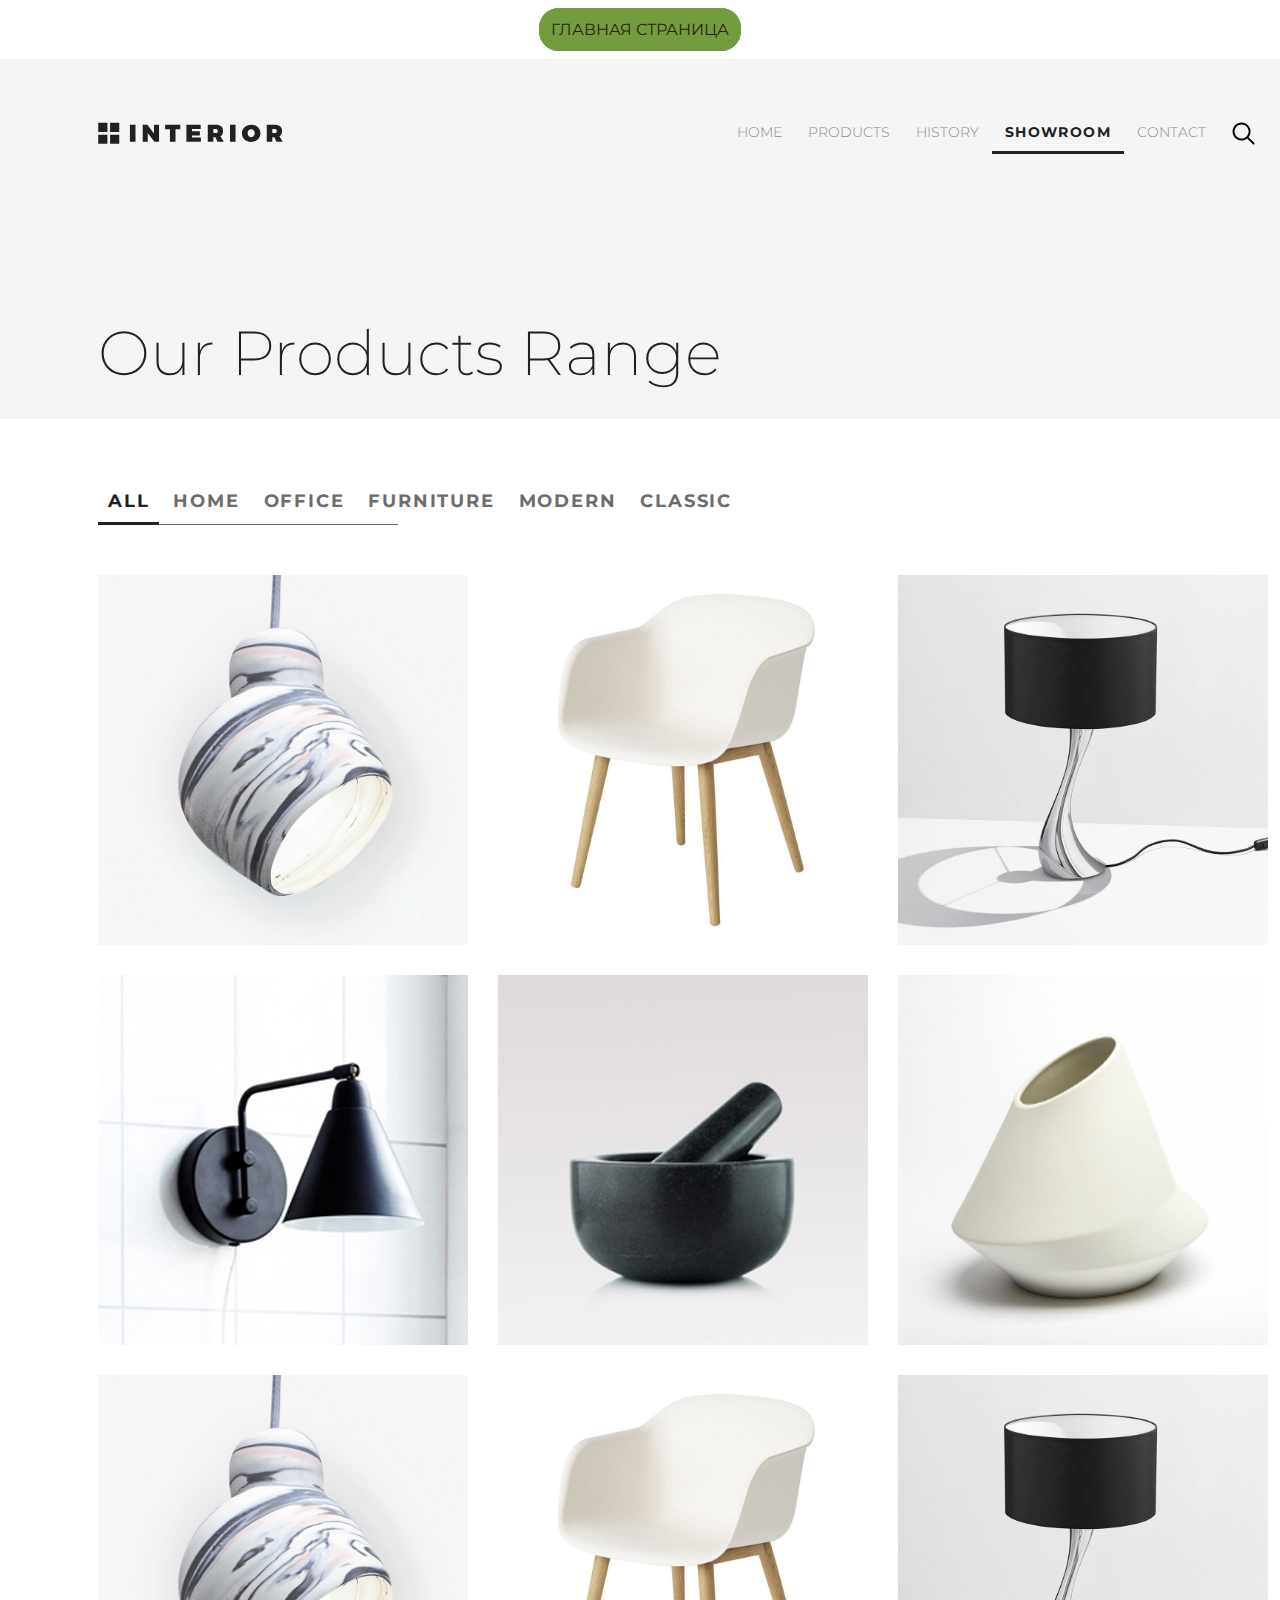
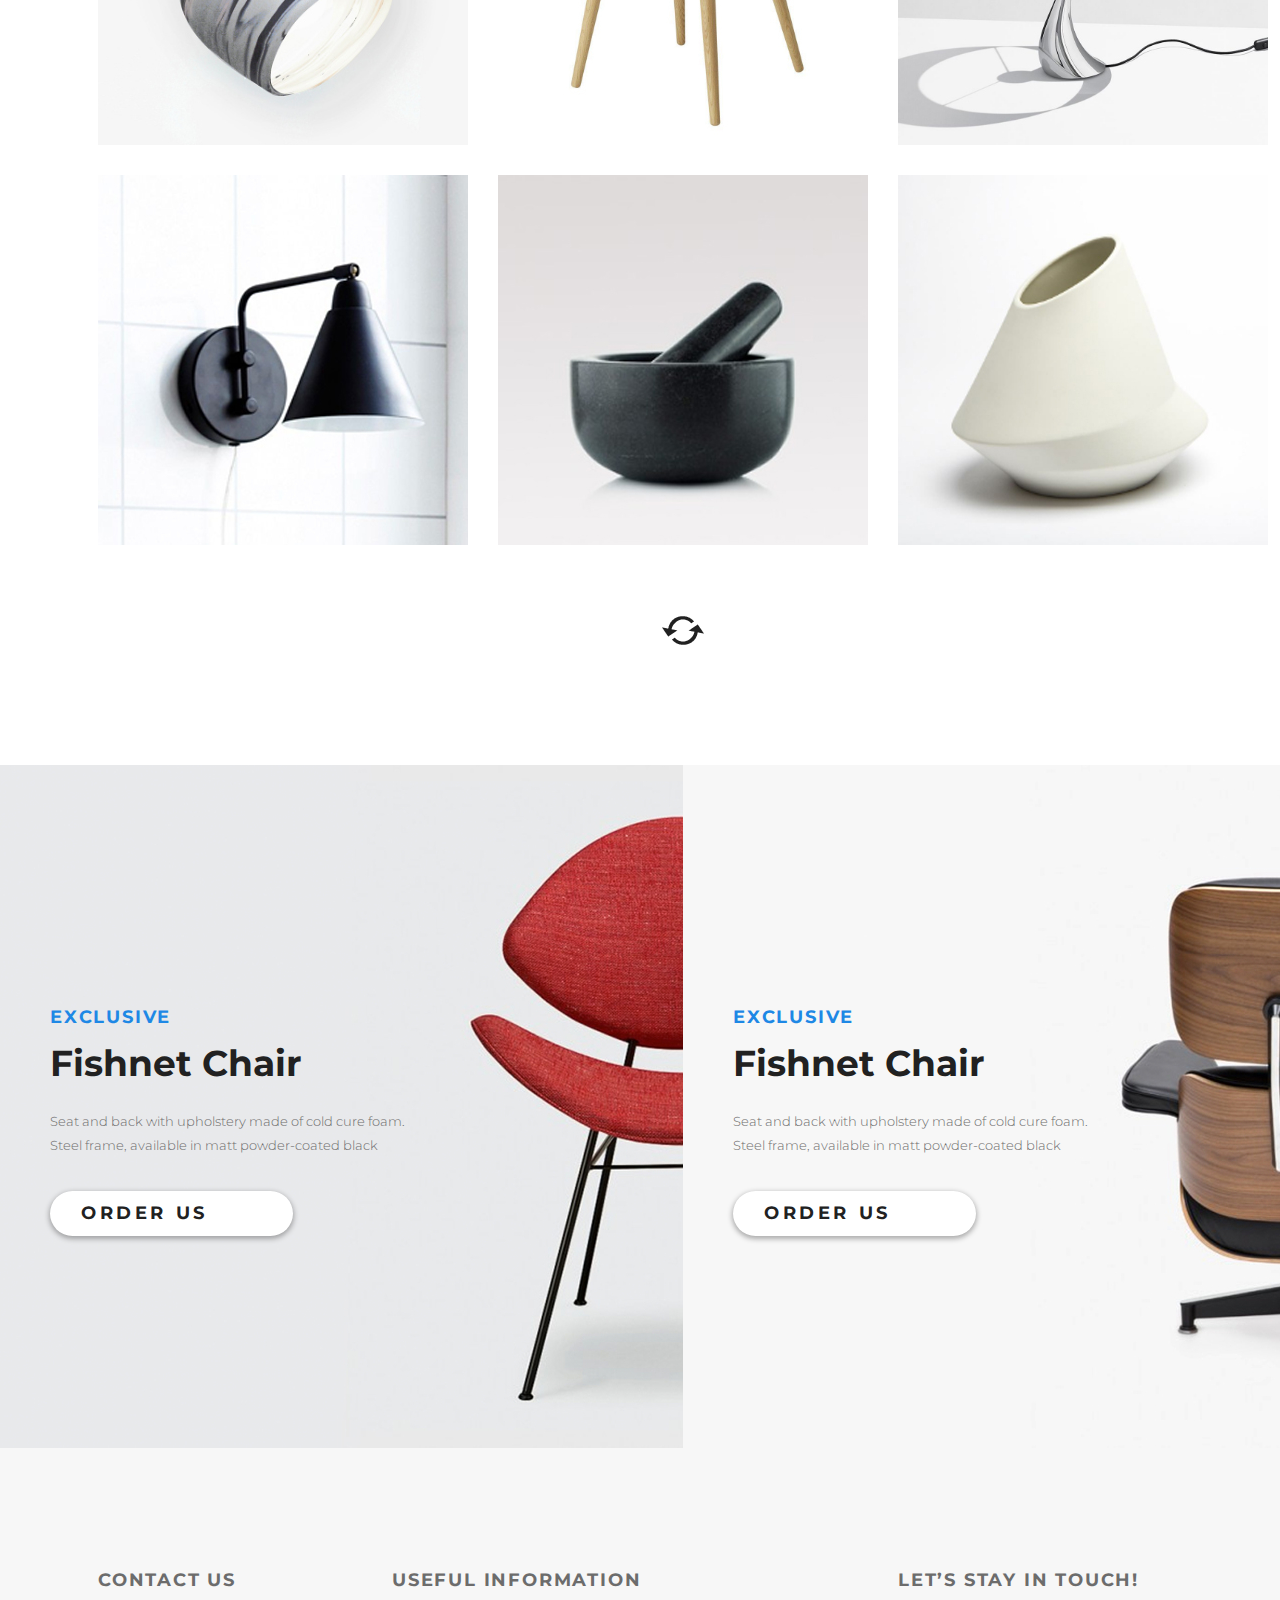
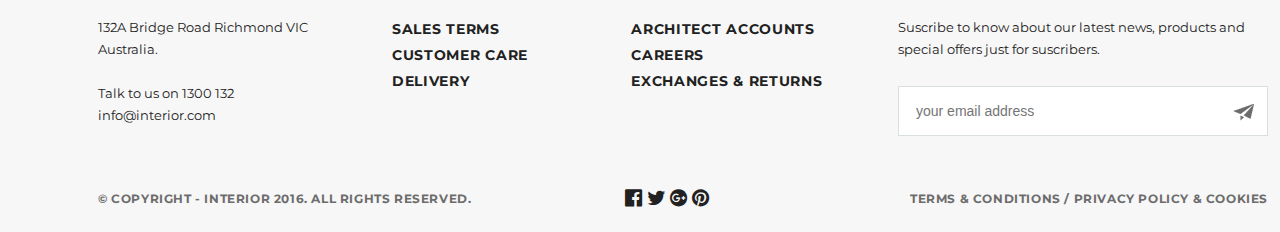
<file: sites/Online_store/showroom.html>
<!DOCTYPE html>
<html lang="en">

<head>
    <meta charset="UTF-8">
    <title>Product-Catalog</title>
    <link rel="stylesheet" href="style.css">
    <link href="https://fonts.googleapis.com/css?family=Montserrat:100,300,400,700&display=swap" rel="stylesheet">
    <link rel="stylesheet" href="fonts/font-awesome/css/font-awesome.min.css">
</head>

<body>
        <div class="main_menu">
        <a class="home_page" href="../../index.html">ГЛАВНАЯ СТРАНИЦА</a>
    </div>   
    <div class="container">
        <div class="header-back padding-site">
            <div class="header clearfix">
                <a href="#"><img src="img/slider-logo.svg" alt="slider-logo"></a>
                <ul class="menu clearfix">
                    <li class="menu-list"> <a href="index.html" class="menu-link">HOME</a></li>
                    <li class="menu-list"> <a href="products.html" class="menu-link">PRODUCTS</a></li>
                    <li class="menu-list"> <a href="#" class="menu-link">HISTORY</a></li>
                    <li class="menu-list"> <a href="#" class="menu-link menu-link-active">SHOWROOM</a></li>
                    <li class="menu-list"> <a href="contact.html" class="menu-link">CONTACT</a></li>
                    <li class="menu-list">
                        <a href="#" class="menu-link"><img src="img/search.svg" alt="slider-search"></a>
                    </li>
                </ul>
            </div>
            <h2 class="products-range">Our Products Range</h2> </div>
        <div class="catalog-menu padding-site">
            <ul class="catalog-categories">
                <li class="categories-list"> <a class="categories-link categories-link-active" href="#">All</a> </li>
                <li class="categories-list"> <a class="categories-link" href="#">HOME</a> </li>
                <li class="categories-list"> <a class="categories-link" href="#">OFFICE</a> </li>
                <li class="categories-list"> <a class="categories-link" href="#">FURNITURE</a> </li>
                <li class="categories-list"> <a class="categories-link" href="#">MODERN</a> </li>
                <li class="categories-list"> <a class="categories-link" href="#">CLASSIC</a> </li>
            </ul>
            <hr class="catalog-strock"> </div>
        <ul class="catalog-product-menu padding-site clearfix">
            <li class="catalog-product-list">
                <a class="catalog-product-link" href="#"><img src="img/trend-1.jpg" alt="trend-1"></a>
            </li>
            <li class="catalog-product-list">
                <a class="catalog-product-link" href="#"><img src="img/trend-2.jpg" alt="trend-2"></a>
            </li>
            <li class="catalog-product-list">
                <a class="catalog-product-link" href="#"><img src="img/trend-3.jpg" alt="trend-3"></a>
            </li>
            <li class="catalog-product-list">
                <a class="catalog-product-link" href="#"><img src="img/trend-4.jpg" alt="trend-4"></a>
            </li>
            <li class="catalog-product-list">
                <a class="catalog-product-link" href="#"><img src="img/trend-5.jpg" alt=trend-5></a>
            </li>
            <li class="catalog-product-list">
                <a class="catalog-product-link" href="#"><img src="img/trend-6.jpg" alt="trend-6"></a>
            </li>
            <li class="catalog-product-list">
                <a class="catalog-product-link" href="#"><img src="img/trend-1.jpg" alt="trend-1"></a>
            </li>
            <li class="catalog-product-list">
                <a class="catalog-product-link" href="#"><img src="img/trend-2.jpg" alt="trend-2"></a>
            </li>
            <li class="catalog-product-list">
                <a class="catalog-product-link" href="#"><img src="img/trend-3.jpg" alt="trend-3"></a>
            </li>
            <li class="catalog-product-list">
                <a class="catalog-product-link" href="#"><img src="img/trend-4.jpg" alt="trend-4"></a>
            </li>
            <li class="catalog-product-list">
                <a class="catalog-product-link" href="#"><img src="img/trend-5.jpg" alt="trend-5"></a>
            </li>
            <li class="catalog-product-list">
                <a class="catalog-product-link" href="#"><img src="img/trend-6.jpg" alt="trend-6"></a>
            </li>
        </ul>
        <div class="arrow-circle">
            <a class="arrow-circle-button" href="#"><img src="img/arrow-circle.png" alt="arrow-circle"></a>
        </div>
        <div class="product-exclusive clearfix">
            <div class="product-ex1">
                <div class="exclusive-text">
                    <p class="exclusive">exclusive</p>
                    <h2 class="exclusive-h2">Fishnet Chair</h2>
                    <p class=exclusive-content>Seat and back with upholstery made of cold cure foam. Steel frame, available in matt powder-coated black</p> <a href="#" class="button">Order Us</a> </div>
            </div>
            <div class="product-ex2">
                <div class="exclusive-text">
                    <p class="exclusive">exclusive</p>
                    <h2 class="exclusive-h2">Fishnet Chair</h2>
                    <p class="exclusive-content">Seat and back with upholstery made of cold cure foam. Steel frame, available in matt powder-coated black</p> <a href="#" class="button">Order Us</a> </div>
            </div>
        </div>
        <div class="footer">
            <div class="footer-content padding-site">
                <div class="footer-top clearfix">
                    <div class="footer-contacts">
                        <h2 class="contact-h2">Contact Us</h2>
                        <p class="contact-text">132A Bridge Road Richmond VIC Australia.
                            <br>
                            <br>Talk to us on 1300 132 info@interior.com</p>
                    </div>
                    <div class="footer-info">
                        <h2 class="info-h2">Useful Information</h2>
                        <ul class="footer-top-menu1">
                            <li class="footer-top-list"><a class="footer-top-link" href="#">Sales terms</a></li>
                            <li class="footer-top-list"><a class="footer-top-link" href="#">Customer care</a></li>
                            <li class="footer-top-list"><a class="footer-top-link" href="#">Delivery</a></li>
                        </ul>
                        <ul class="footer-top-menu2">
                            <li class="footer-top-list"><a class="footer-top-link" href="#">Architect accounts</a></li>
                            <li class="footer-top-list"><a class="footer-top-link" href="#">Careers</a></li>
                            <li class="footer-top-list"><a class="footer-top-link" href="#">Exchanges & returns</a></li>
                        </ul>
                    </div>
                    <div class="footer-email">
                        <h2 class="email-h2">Let’s Stay in Touch!</h2>
                        <p class="email-text">Suscribe to know about our latest news, products and special offers just for suscribers.</p>
                        <form action="#">
                            <input type="email" placeholder="your email address">
                            <button type="submit"> <img src="img/air.png" alt="" style="vertical-align:middle"></button>
                        </form>
                    </div>
                </div>
                <div class="footer-bottom">
                    <p class="copyright">&copy; Copyright - INTERIOR 2016. All Rights Reserved.</p>
                    <ul class="footer-bottom-menu">
                        <li class="footer-bottom-list"> <a class="footer-bottom-link" href="#"><i class="fa fa-facebook-official" aria-hidden="true"></i></a> </li>
                        <li class="footer-bottom-list"> <a class="footer-bottom-link" href="#"><i class="fa fa-twitter" aria-hidden="true"></i></a> </li>
                        <li class="footer-bottom-list"> <a class="footer-bottom-link" href="#"><i class="fa fa-google-plus-official" aria-hidden="true"></i></a> </li>
                        <li class="footer-bottom-list"> <a class="footer-bottom-link" href="#"><i class="fa fa-pinterest" aria-hidden="true"></i></a> </li>
                    </ul>
                    <p class="privacy">Terms & Conditions / Privacy policy & Cookies</p>
                </div>
            </div>
        </div>
    </div>
</body>

</html>
</file>
<file: style.css>
* {
  margin: 0;
  padding: 0;
}

.container {
  width: 100%;
}

.padding_site {
  padding-left: 5%;
  padding-right: 5%;
}

.main_menu {
  text-align: center;
  margin: 20px auto;
}

.home_page {
  text-decoration: none;
  border: 2px solid #739c3e;
  background-color: #739c3e;
  color: #2f1e0a;
  border-radius: 20px;
  font-size: 10px;
  padding: 5px;
}

.home_page:hover {
  text-decoration: none;
  color: #fff;
}

.header {
  display: flex;
  justify-content: space-between;
  align-items: baseline;
}
.header_logo {
  margin: 50px auto;
}
.header_logo h2 {
  font-family: BebasNeue;
  font-size: 36.5px;
  line-height: 19px;
  font-weight: 400;
  color: #404040;
  margin-bottom: 9px;
}

.header_logo p {
  font-family: ArialMT;
  font-size: 14.5px;
  line-height: 19px;
  font-weight: 400;
  color: #404040;
}

.header_hr {
  display: none;
  width: 100%;
  height: 1px;
  background-color: #d0d0d0;
  border-style: none;
}

.header_link {
  padding: 52px 13px 11px;
  display: block;
  text-decoration: none;
  font-family: HelveticaLTCondensed;
  font-size: 16.5px;
  line-height: 19px;
  font-weight: 300;
  text-transform: uppercase;
  color: #404040;
}

.current_page {
  color: #ffffff;
  background-color: #d45e5e;
}

.portfolio {
  margin-top: 95px;
}

.portfolio h2 {
  font-family: Cambria;
  font-size: 22.5px;
  line-height: 36px;
  font-weight: 400;
  font-style: italic;
  color: #404040;
  margin-bottom: 25px;
}

.portfolio_block {
  display: flex;
  flex-wrap: wrap;
  justify-content: space-between;
}
.project_list a img {
  max-width: 50%;
}
.project_list a img:hover {
  box-shadow: 0 0 10px rgba(0, 0, 0, 0.5);
}
.portfolio_block:nth-child(2n) .project_list a img {
  float: right;
}
.skills {
  background-color: rgba(0, 0, 0, 0.5);
  margin-top: 90px;
  padding-top: 20px;
  padding-bottom: 40px;
  display: flex;
  justify-content: space-around;
  align-items: center;
}

.info_and_link {
  display: flex;
  justify-content: space-between;
}

.info {
  display: flex;
  align-items: center;
  position: relative;
}

.info_and_link {
  margin-bottom: 30px;
}

.info_block li {
  font-family: PTSans;
  font-size: 20px;
  font-weight: 400;
  color: black;
}

.skills_block {
  width: 25%;
}

.skills_block h3 {
  font-family: Cambria;
  font-size: 24.5px;
  line-height: 36px;
  font-weight: 400;
  color: black;
  margin-bottom: 25px;
}

.skill_bar {
  display: flex;
  align-items: baseline;
}

.skill_bar h4 {
  font-size: 18.5px;
  line-height: 20px;
  font-weight: 400;
  color: black;
  margin-left: 8px;
}

.progress {
  width: 60%;
  height: 15px;
  background-color: #e27878;
  border-radius: 0;
}

.progress-bar {
  background-color: #282828;
}

.skill_hr {
  display: none;
  width: 100%;
  height: 1px;
  background-color: #ffffff;
  border-style: none;
}

@media (max-width: 780px) {
  .header {
    padding: 0;
  }

  .header_logo {
    padding-left: 5%;
    padding-right: 5%;
  }

  .header_menu {
    padding-left: 5%;
    padding-right: 5%;
  }

  .header {
    flex-direction: column;
  }

  .header_menu {
    width: 100%;
    justify-content: space-between;
  }

  .header_link {
    padding: 16px 18px 11px;
  }

  .header_hr {
    display: block;
  }

  .portfolio_block > *:not(:nth-child(4n)) {
    margin-right: 0;
  }

  .portfolio_block > * {
    width: 40%;
  }

  .portfolio_block a img {
    width: 100%;
  }

  .skills {
    flex-direction: column;
    align-items: baseline;
    padding-right: 0;
    padding-left: 0;
  }

  .info_block {
    width: 100%;
    padding-left: 5%;
    padding-right: 5%;
  }

  .links {
    display: none;
  }

  .skills_block {
    width: 50%;
    padding-left: 5%;
    padding-right: 5%;
  }

  .links_small {
    display: flex;
    align-items: baseline;
  }

  .links_small > *:not(:last-child) {
    margin-right: 60px;
  }

  .links_small span {
    font-family: PTSans;
    font-size: 16.5px;
    line-height: 36px;
    font-weight: 400;
    color: #ffffff;
  }
  .skill_hr {
    display: block;
  }
}
@media (max-width: 480px) {
  .header {
    align-items: center;
  }
  .header_menu {
    width: 40%;
    text-align: center;
    flex-direction: column;
  }
  .quote_block {
    padding-left: 5%;
    padding-right: 5%;
  }
  .quote_block p {
    width: 100%;
  }
  .portfolio h2 {
    text-align: center;
    font-size: 50px;
  }
  .portfolio_block {
    justify-content: center;
  }
  .portfolio_block > * {
    width: 80%;
  }
  .skills {
    align-items: center;
  }
  .info_block {
    display: flex;
    flex-direction: column;
    align-items: center;
  }
  .skills_block {
    width: 80%;
  }
  .info {
    flex-direction: column;
  }
  .info_text {
    margin-left: 0;
    margin-top: 80px;
    text-align: center;
  }
  .progress {
    height: 15px;
  }
  footer {
    justify-content: center;
  }
}
</file>
<file: sites/CONCOMITANT/style.css>
*{
    margin: 0;
    padding: 0;
}
.main_menu{
    text-align: center;
    margin: 20px auto;
}
.home_page{
         text-decoration: none;
    border: 2px solid #739c3e;
    background-color: #739c3e;
    color: #2f1e0a;
    border-radius: 20px;
    padding: 10px;
}
.home_page:hover{
    text-decoration: none;
    color: #fff;
}
.container {
    width: 100%;
}

header {
    width: 100%;
    margin: 0 auto;
    background-color: #fff;
}

.top_border {
    width: 100%;
    display: flex;
    flex-direction: column;
    margin: 0 auto;
    align-items: flex-end;
}

.top_border_hr {
    width: 100%;
    height: 5px;
    border-style: none;
    background-color: #81b300;
}

.header_social {
    width: 251px;
    height: 49px;
    margin-right: 30px;
    border-radius: 0 0 15px 15px;
    background-color: #81b300;
}

.header_logo {
    font-family: Georgia;
    font-size: 46px;
    font-weight: 400;
    margin-top: -22px;
    margin-left: 30px;
    color: #333333;
}

.authorization_block {
    display: flex;
    align-items: center;
    justify-content: space-between;
    padding: 15px 30px 30px;
}

.website_template {
    font-family: Georgia;
    font-size: 12px;
    line-height: 12px;
    font-weight: 400;
    color: #999999;
}

.authorization_menu {
    display: flex;
}

.authorization_list {
    list-style-type: none;

}

.authorization_list:not(:last-child) {
    border-right: 1px solid #81b300;
}

.authorization_link {
    text-decoration: none;
    font-family: Georgia;
    font-size: 12px;
    line-height: 14px;
    font-weight: 400;
    color: #81b300;
    display: block;
    padding: 1px 5px;
}
.authorization_link:hover{
    color: black;
}

nav {
    background-color: #81b300;
    margin: 0 auto;
    padding: 1% 3%;
    display: flex;
    justify-content: space-around;
    align-items: center;
}

.navigation_menu {
    display: flex;
}

.navigation_list {
    list-style-type: none;
}

.navigation_list:not(:last-child) {
    margin-right: 20px;
}

.navigation_link {
    text-decoration: none;
    font-family: Georgia;
    font-size: 13px;
    line-height: 13px;
    font-weight: 400;
    color: #ffffff;
}

.navigation_link:hover {
    color: #000000;
}

.search_form {
    width: 281px;
    height: 29px;
    background-color: #ffffff;
    display: flex;
    justify-content: space-between;
    border: 1px solid #dddddd;
}

.search_form input {
    width: 100%;
    border-style: none;
    padding: 8px;
    font-family: Georgia;
    font-size: 12px;
    line-height: 14px;
    font-weight: 400;
    color: #7f7f7f;
}

.search_button {
    border-style: none;
    background-color: #fff;
    font-family: Georgia;
    font-size: 12px;
    line-height: 14px;
    font-weight: 400;
    color: #81b300;
    padding: 8px;
    border-left: 1px solid #dddddd;
    cursor: pointer;
}
.search_button:hover{
    background-color: #ccc;
    color: #fff;
}

.slider {
    background-color: #f2f2f2;
    display: flex;
    flex-direction: column;
}

.slider_img {
    margin: 31px 31px 0 31px;
    border: 9px solid #fff;
    outline: 1px solid #e6e6e6;
    display: block;
    height: auto;
    max-width: 100%;
}

.slider_control_menu {
    display: flex;
    padding: 30px;
    justify-content: center;
    align-items: center;
}

.slider_control_list {
    list-style-type: none;
}

.slider_control_list:not(:last-child) {
    margin-right: 10px;
}

.slider_control_link {
    display: block;
    width: 12px;
    height: 12px;
    background-color: #333333;
    border: 1px solid #333333;
    border-radius: 50%;
}

.slider_control_list:first-child .slider_control_link,
.slider_control_list:last-child .slider_control_link {
    display: flex;
    justify-content: center;
    align-items: center;
    width: 20px;
    height: 20px;
}

.slider_control_link:hover {
    border: 1px solid #333333;
    background-color: #fff;
}

.slider_control_link:hover img {
    filter: invert(0.8);
}

main {
    background-color: #fff;
}

.info {
    padding: 50px 30px;
    display: flex;
    justify-content: space-between;
    text-align: center;
    flex-wrap: wrap;
}

.info_block {
    width: 20%;
}

.info_h3 {
    font-family: Georgia;
    font-size: 18px;
    line-height: 21px;
    font-weight: 400;
    color: #81b300;
    margin-top: 15px;
    margin-bottom: 15px;
}

.info_text {
    font-family: Georgia;
    font-size: 13px;
    line-height: 20px;
    font-weight: 400;
    color: #888888;
}

.info_hr {
    width: 94%;
    height: 1px;
    background-color: #e2e2e2;
    border-style: none;
    margin: 0 auto;
}

.project {
    padding: 50px 30px;
    display: flex;
    justify-content: space-between;
}

.project_block {
    width: 20%;
    display: flex;
    flex-direction: column;
}

.project_img {
    border: 4px solid #fff;
    outline: 1px solid #e2e2e2;
}

.project_h3 {
    margin-top: 15px;
    margin-bottom: 10px;
    font-family: Georgia;
    font-size: 14px;
    line-height: 16px;
    font-weight: 400;
    color: #444444;
}

.project_text {
    font-family: Georgia;
    font-size: 13px;
    line-height: 20px;
    font-weight: 400;
    color: #878787;
}

.project_details {
    margin-top: 10px;
    text-decoration: none;
    text-align: end;
    font-family: Georgia;
    font-size: 13px;
    line-height: 13px;
    font-weight: 400;
    color: #81b300;
}
.project_details:hover{
    color: black;
}

footer {
    padding: 4% 3%;
    background-color: #3b3b3b;
    display: flex;
    justify-content: space-between;
}

footer>* {
    width: 23%;
    display: flex;
    flex-direction: column;
}

.footer_h2 {
    font-family: Georgia;
    font-size: 13px;
    line-height: 15px;
    font-weight: 400;
    color: #666666;
    margin-bottom: 25px;
}

.footer_contacts_text {
    font-family: Georgia;
    font-size: 13px;
    line-height: 20px;
    font-weight: 400;
    color: #999999;
}

.footer_links_list {
    list-style-type: none;
    border-bottom: 1px solid #484848;
}

.footer_links_link {
    display: block;
    padding-bottom: 9px;
    text-decoration: none;
    font-family: Georgia;
    font-size: 12px;
    line-height: 14px;
    font-weight: 400;
    color: #999999;
}

.footer_links_link:hover {
    color: #fff;
}

.footer_links_list:not(:first-child) .footer_links_link {
    padding-top: 9px;
    padding-bottom: 9px;
}

.footer_from_blog_h2 {
    font-family: Georgia;
    font-size: 13px;
    line-height: 15px;
    font-weight: 700;
    color: #999999;
}

.footer_from_blog_posted {
    font-family: Georgia;
    font-size: 11px;
    line-height: 13px;
    font-weight: 400;
    color: #999999;
    margin-top: 5px;
    margin-bottom: 10px;
}

.footer_from_blog_text {
    font-family: Georgia;
    font-size: 12px;
    line-height: 20px;
    font-weight: 400;
    color: #999999;
}

.footer_from_blog_details {
    text-decoration: none;
    font-family: Georgia;
    font-size: 12px;
    line-height: 14px;
    font-weight: 400;
    color: #81b300;
    margin-top: 5px;
    text-align: end;
}
.footer_from_blog_details:hover{
    color: white;
}
.footer_newsletter_form input {
    width: 100%;
    height: 31px;
    background-color: #1f1f1f;
    box-sizing: border-box;
    border-style: none;
    padding: 10px;
    border-radius: 5px;
    font-family: Georgia;
    font-size: 13px;
    line-height: 20px;
    font-weight: 400;
    color: #999999;
}
.footer_newsletter_form input[type="email"]{
    margin-top: 10px;
    margin-bottom: 10px;
}
.footer_newsletter_form button{
    border-style: none;
    border-radius: 5px;
    width: 40%;
height: 31px;
background-color: #1f1f1f;
font-family: Georgia;
font-size: 13px;
line-height: 20px;
font-weight: 400;
color: #81b300;
cursor: pointer;
}
.footer_newsletter_form button:hover{
    background-color: #fff;
    color: black;
}
@media (max-width: 950px){
     nav{
        flex-direction: column;
    }
    .search_form{ 
        margin-top: 10px;
    }
}
@media (max-width: 780px){
    .top_border{
        align-items: center;
    }
    .header_social{
        margin: 0;
    }
    .header_logo{
        margin: 0;
        text-align: center;
    }
    .authorization_block{
        justify-content: space-around;
    }
   
    .info{
        justify-content: space-evenly;
    }
    .info_block{
        width: 40%;
    }
    .info_block:first-child{
        margin-bottom: 20px;
    }
    .info_block:nth-child(2){
        margin-bottom: 20px;
    }
    .project{
        justify-content: space-evenly;
        flex-wrap: wrap;
        padding-left: 10px;
        padding-right: 10px;
        margin-bottom: 30px;
        margin-top: 30px;
    }
    .project_block{
        width: 40%;
        align-items: center;
        
    }
    .project_block:first-child{
        margin-bottom: 20px;
    }
    .project_block:nth-child(2){
        margin-bottom: 20px;
    }
   
    footer{
        flex-wrap: wrap;
        justify-content: space-between;
    }
    footer>*{
        width: 40%;
    }
    footer>*:first-child,
    footer>*:nth-child(2){
        margin-bottom: 20px;
    }
}
@media (max-width: 620px){
    .navigation_list{
        width: 33%;
        margin: 0;
    }
    .navigation_menu{
        flex-wrap: wrap;
    }
    nav{
        flex-direction: row;
    }
    .search_form{
        width: 80%;
    }
}
@media (max-width: 480px){
    .authorization_block{
        flex-direction: column;
    }
    nav{
    flex-direction: column;
    }
    .navigation_menu{
        flex-direction: column;
    }
    .navigation_list{
        width: 100%;
    }
    .navigation_list:not(:last-child){
        margin-right: 0;
        margin-bottom: 5px;
    }
    .navigation_link{
        font-size: 100%;
    }
    .info_block{
        width: 60%;
    }
    .info_block:nth-child(3){
        margin-bottom: 20px;
    }
    .project{
        justify-content: center;
        padding: 0;
    }
    .project_block{
        width: 100%;
        margin-top: 20px;
        margin-bottom: 20px;
    }
    .project_img{
        width: 50%;
        height: 50%;
    }
    .project_text{
        width: 80%;
    }
    footer{
        justify-content: center;
    }
    footer>*{
        width: 60%;
        text-align: center;
    }
    .footer_from_blog_details{
        text-align: center;
    }
    footer>*{
        margin-bottom: 20px;
    }
}
</file>
<file: sites/Leo/style.css>
* {
    margin: 0;
    padding: 0;
}

.container {
    width: 100%;
}
.main_menu{
    text-align: center;
    margin: 20px auto;
}
.home_page{
         text-decoration: none;
    border: 2px solid #739c3e;
    background-color: #739c3e;
    color: #2f1e0a;
    border-radius: 20px;
    padding: 10px;
}
header {
    background-image: url(img/back_img_header.png);
    background-size: cover;
    padding: 55px;
}

nav {
    display: flex;
    justify-content: space-around;
}

.nav_logo_text {
    opacity: 0.67;
    font-family: MrsEaves;
    font-size: 118.6px;
    line-height: 100px;
    font-weight: 400;
    font-style: italic;
    color: #ffffff;
}

.nav_menu {
    display: flex;
}

.nav_list {
    list-style-type: none;
}

.nav_list:not(:last-child) {
    margin-right: 50px;
}

.nav_link {
    opacity: 0.67;
    text-decoration: none;
    font-family: SegoeWPN;
    font-size: 22.7px;
    line-height: 1.2;
    font-weight: 300;
    color: #ffffff;
}

.nav_link:hover{
    color: #ccc;
}
.header_slider {
    margin-top: 70px;
    display: flex;
    justify-content: space-between;
    align-items: center;
}

.header_slider_block {
    display: flex;
    position: relative;
    padding-top: 50px;
}
.header_slider_block_link{
    display: none;
}
.header_slider_link_small{
     width: 50px;
    display: flex;
    height: 50px;
    border: 2px solid #fff;
    opacity: 0.21;
    border-radius: 50%;
}
.header_slider_link_small:hover{
    opacity: 0.8;
}
.header_slider_link_small img{
    padding: 15px;
    align-self: center;
}
.header_slider_link_small:last-child img{
    padding: 18px;
}
.header_slider_link {
    width: 50px;
    display: flex;
    height: 50px;
    border: 2px solid #fff;
    opacity: 0.21;
    border-radius: 50%;
}
.header_slider_link:hover{
    opacity: 0.8;
}

.header_slider_link img {
    padding: 15px;
    align-self: center;
}

.header_slider_link:last-child img {
    padding: 18px;
}

.header_slider_img {
    width: 350px;
}

.header_slider_img img {
    position: absolute;
    top: 0;
}

.header_slider_text {
    margin-left: 70px;
}

.header_slider_p {
    font-family: SegoeWPN;
    font-size: 64.7px;
    font-weight: 600;
    color: #ffffff;
    margin-bottom: 25px;
    line-height: 60px;
}

.header_slider_p span {
    font-size: 44.7px;
    font-weight: 300;
}

.header_btn_try_demo {
    padding: 6px 22px 6px 15px;
    opacity: 0.80;
    background-color: #12b367;
    border: 4.0px solid rgba(0, 0, 0, 0.36);
    text-decoration: none;
    font-family: SegoeWPN;
    font-size: 22.7px;
    line-height: 1.2;
    font-weight: 300;
    color: #ffffff;
    display: inline-block;
}
.header_btn_try_demo:hover{
    color: black;
    background-color: white;
}

.info {
    margin-top: 93px;
}

.info_block_link {
    display: flex;
    justify-content: space-evenly;
    text-align: center;
}

.info_link {
    text-decoration: none;
}
.info_link:hover{
    filter: sepia(1);
}

.info_block img {
    margin-bottom: 20px;
}

.info_block p {
    font-family: SegoeWPN;
    font-size: 26.7px;
    line-height: 1.2;
    font-weight: 300;
    color: #5c5b5b;
}

.info_block p span {
    font-size: 22.7px;
}

.tablet_info {
    margin-top: 50px;
    margin-left: 20%;
    margin-right: 20%;
}

.tablet_info img {
    display: block;
    max-width: 100%;
    height: 100%;
    margin: 0 auto;
}

.tablet_info h3 {
    font-family: SegoeWPN;
    font-size: 38.7px;
    line-height: 1.2;
    font-weight: 300;
    color: #4f4f4f;
    margin-top: 20px;
    margin-bottom: 20px;
}

.tablet_info p {
    font-family: UniversCE;
    font-size: 14px;
    line-height: 24px;
    font-weight: 300;
    color: #818181;
}

.why_choose_us {
    margin-top: 80px;
    margin-bottom: 50px;
    display: flex;
    justify-content: space-evenly;
    align-items: center;
}
.why_choose_us img{
    display: block;
    max-width: 100%;
    height: 100%;
}

.why_choose_us_block h4 {
    font-family: SegoeWPN;
    font-size: 32.7px;
    line-height: 1.2;
    font-weight: 300;
    color: #4f4f4f;
}

.why_choose_us_list {
    list-style: none;
    font-family: UniversCE;
    font-size: 16px;
    line-height: 38px;
    font-weight: 300;
    color: #8a8888;
}

.why_choose_us_list:before {
    content: url(img/check_img.svg);
    vertical-align: sub;
    margin-right: 10px;
}

hr {
    width: 100%;
    height: 1px;
    opacity: 0.1;
}

.feedback {
    display: flex;
    justify-content: space-evenly;
    margin-top: 23px;
    margin-bottom: 35px;
}
.feedback button:hover{
    background-color: white;
color: black;
}

.feedback h2 {
    font-family: SegoeWP;
    font-size: 28px;
    font-weight: 300;
    color: #ffffff;
}

.form_login {
    padding: 15px 16px 20px 29px;
    background-color: #e67624;
    width: 35%;
    display: flex;
    flex-direction: column;
    justify-content: space-between;
}

.form_login div {
    display: flex;
    justify-content: space-between;
    align-items: center;
}

.form_login input {
    border-style: none;
    font-family: SegoeWPN;
    font-size: 16px;
    font-weight: 300;
    color: #4f4f4f;
    background-color: #e8e8e8;
    width: 35%;
    padding: 6px 12px;
    box-sizing: border-box;
    height: 26px;
}

.form_login button {
    border-style: none;
    background-color: #444444;
    font-family: SegoeWPN;
    font-size: 16px;
    font-weight: 300;
    color: #ffffff;
    padding: 6px 12px;
    box-sizing: border-box;
    cursor: pointer;
}

.form_subscribe {
    padding: 15px 16px 20px 29px;
    background-color: #01d4f3;
    width: 35%;
    display: flex;
    flex-direction: column;
    justify-content: space-between;
}
.form_subscribe div{
    display: flex;
    justify-content: space-between;
    align-items: center;
}
.form_subscribe input {
    border-style: none;
    font-family: SegoeWPN;
    font-size: 16px;
    font-weight: 300;
    color: #4f4f4f;
    background-color: #e8e8e8;
    width: 70%;
    padding: 6px 12px;
    box-sizing: border-box;
    height: 26px;
}
.form_subscribe button {
    border-style: none;
    background-color: #029bb1;
    font-family: SegoeWPN;
    font-size: 16px;
    font-weight: 300;
    color: #ffffff;
    padding: 6px 12px;
    box-sizing: border-box;
    cursor: pointer;
}
footer{
    background-color: #252b26;
    padding: 2% 8%;
    display: flex;
    justify-content: space-between
}

footer h3{
font-family: SegoeWP;
font-size: 22px;
line-height: 33px;
font-weight: 300;
color: #ffffff;
    margin-bottom: 15px;
}
.about_us_list{
    list-style: none;
}

.about_us_link{
    text-decoration: none;
    opacity: 0.5;
font-family: ArialMT;
font-size: 13px;
line-height: 22px;
font-weight: 400;
color: #ffffff;
}
.about_us_link:hover{
     opacity: 1;
}
.testimoanials{
width: 30%;
}
.testimoanials p{
    opacity: 0.5;
font-family: ArialMT;
font-size: 13px;
line-height: 22px;
font-weight: 400;
color: #ffffff;
}
.testimoanials p span{
opacity: 0.65;
font-weight: 700;
}
.footer_logo_block{
    margin-top: 43px;
}
.footer_logo{
    opacity: 0.21;
font-family: MrsEaves;
font-size: 118.6px;
line-height: 100px;
font-weight: 400;
font-style: italic;
color: #ffffff;
}
.footer_author{
    margin-top: 20px;
    opacity: 0.8;
font-family: ArialMT;
font-size: 13px;
line-height: 22px;
font-weight: 400;
color: #ffffff;
}
@media(max-width: 1050px){
    .why_choose_us{
        flex-direction: column;
        justify-content: space-evenly;
        align-items: center;
    }
    .why_choose_us_block h4{
        text-align: center;
    }
    .feedback>*{
        width: 100%;
    }
}
@media(max-width: 950px){
    .header_slider_block{
    flex-direction: column-reverse;
    position: inherit;
    padding-top: 50px;
    text-align: center;
    align-items: center;
    }
    .header_slider_img img {
    position: inherit;
}
    .header_slider_text{
        margin: 0;
    }
    .header_btn_try_demo{
        margin-bottom: 50px;
    }
}
@media(max-width: 780px){
    nav{
        flex-direction: column;
        justify-content:center;
        align-items: center;
    }
    .nav_logo_text{
        margin-bottom: 20px;
    }
    header{
        padding: 1%;
    }
    .info_block_link{
        flex-wrap: wrap;
    }
    .info_block_link>*{
        width: 40%;
    }
    .info_block_link>*:first-child{
        margin-bottom: 20px;
    }
    .tablet_info{
        margin-left: 10%;
        margin-right: 10%;
    }
    .feedback{
        flex-direction: column;
        align-items: center;
    }
    .feedback>*{
        width: 70%;
    }
    .feedback>*:not(:last-child){
        margin-bottom: 20px;
    }
    footer{
        flex-wrap: wrap;
        justify-content: center;
    }
    footer>*{
        width: 30%;
    }
    .testimoanials{
        width: 80%;
        margin-top: 20px;
    }
    .footer_logo_block{
        width: 50%;
    }
}
@media(max-width: 530px){
    .nav_menu{
        flex-direction: column;
    }
    .nav_list:not(:last-child){
        margin-right: 0;
        margin-bottom: 30px;
    }
    .nav_link{
        font-size: 40px;
    }
    .header_slider{
        justify-content: center;
    }
    .header_slider_link{
        display: none;
    }
    .header_slider_block_link{
            display: flex;
    width: 100%;
    justify-content: space-evenly;
    margin-bottom: 20px;
    }
    .info_block_link>*{
        width: 100%;
    }
    .info_block_link>*:not(:last-child){
        margin-bottom: 20px;
    }
    .tablet_info {
    margin-left: 5%;
    margin-right: 5%;
    }
    .tablet_info h3{
        text-align: center;
    }
    .tablet_info p{
        font-size: 18px;
    }
    .why_choose_us_block{
        margin: 2%;
        text-align: center;
    }
    footer{
        padding-left: 0;
        padding-right: 0;
        padding-top: 2%;
        padding-bottom: 2%;
        text-align: center;
    }
    footer>*{
        width: 80%;
    }
    footer>*:not(:last-child){
        margin-bottom: 20px;
    }
    .about_us_link{
        opacity: 0.7;
        font-size: 18px;
    }
    .testimoanials p{
        opacity: 0.7;
        font-size: 18px;
    }
}
</file>
<file: sites/Medical/style.css>
* {
    margin: 0px;
    padding: 0px;
}
.main_menu{
    text-align: center;
    margin: 20px auto;
}
.home_page{
         text-decoration: none;
    border: 2px solid #739c3e;
    background-color: #739c3e;
    color: #2f1e0a;
    border-radius: 20px;
    padding: 10px;
}
.home_page:hover{
    text-decoration: none;
    color: #fff;
}
container {
    width: 100%;
    margin: 0 auto;
}

header {
    margin-top: 87px;
}

.header_menu {
    justify-content: center;
    margin-bottom: 20px;
    display: flex;
}

.logo {
    margin-right: 210px;
}

.header_contacts_list {
    list-style-type: none;
    display: inline-flex;
    align-items: center;
}

.header_contacts_list:nth-child(2) {
    margin-left: 50px;
    margin-right: 50px;
}

.header_contacts_list p {
    color: #6a6a6a;
    font-size: 15px;
    font-weight: 400;
    line-height: 22px;
}

.header_contacts_list p::first-line {
    font-weight: 700;
}

.header_contacts_logo {
    width: 51px;
    height: 51px;
    border-radius: 50%;
    background-color: #1a9bdc;
    margin-right: 19px;
}

.header_contacts_logo > * {
    color: #ffffff;
    font-size: 30px;
    padding: 10px;
}

.header_contacts_list:last-child .header_contacts_logo > * {
    padding-left: 15px;
}

.header_hr {
    max-width: 1190px;
    height: 2px;
    background-color: #c2c2c2;
    opacity: 0.31;
    border: none;
    margin: 0 auto;
}

nav {
    display: flex;
    justify-content: center;
    margin-top: 33px;
    margin-bottom: 33px;
}

.nav_menu {
    margin-right: 410px;
}

.nav_menu_list {
    list-style-type: none;
    display: inline-block;
    margin-right: 30px;
}

.nav_menu_link {
    display: block;
    text-decoration: none;
    color: #6c6c6c;
    font-family: "Nexa Bold";
    font-size: 20px;
    font-weight: 400;
}

.nav_menu_link:hover {
    color: #262626;
}

.header_social_list {
    list-style-type: none;
    display: inline-block;
    font-size: 23px;
    font-weight: 400;
    letter-spacing: 10px;
}

.header_social_link {
    text-decoration: none;
    color: #191919;
}
.header_social_link i:hover{
    transform: rotate(360deg);
    transition: 1s linear;
}
.plan_options {
    position: relative;
    background-image: url(img/header_doctor.jpg);
    height: 640px;
    background-position: center;
    background-size: cover;
}

.header_doctor_fon {
    background-image: url(img/header_doctor_fon.svg);
    height: 640px;
    background-repeat: no-repeat;
}

.plan_options_text {
    position: absolute;
    top: 25%;
    left: 20%;
    display: flex;
    flex-direction: column;
    text-align: center;
    align-items: center;
}

.plan_options_h1 {
    width: 524px;
    color: #474747;
    font-family: Montserrat;
    font-size: 48px;
    font-weight: 500;
    letter-spacing: -2.3px;
}

.plan_options_p {
    width: 400px;
    color: #3f3f3f;
    font-family: "Open Sans";
    font-size: 17px;
    font-weight: 400;
    line-height: 30px;
    margin-top: 40px;
    margin-bottom: 40px;
}

.plan_options_text button {
    width: 166px;
    height: 47px;
    box-shadow: -4px 12px 40px rgba(0, 1, 1, 0.2);
    background-color: #1a9bdc;
    border-style: none;
    border-radius: 83px;
    color: #ffffff;
    font-family: Lato;
    font-size: 18px;
    font-weight: 700;
    text-transform: uppercase;
    letter-spacing: 0.32px;
    cursor: pointer;
}
button:hover{
    transform: scale(1.1);
    transition: 1s linear;
}

.virtues {
    display: grid;
    grid-template-columns: 1fr 1fr 1fr 1fr;
    grid-template-rows: 360px;
    text-align: center;
}

.virtues_block1 {
    background-color: #43b1d2;
    display: flex;
    flex-direction: column;
    align-items: center;
    padding-top: 77px;
}

.virtues_block2 {
    background-color: #3fb6c6;
    display: flex;
    flex-direction: column;
    align-items: center;
    padding-top: 77px;
}

.virtues_block3 {
    background-color: #3cbbbb;
    display: flex;
    flex-direction: column;
    align-items: center;
    padding-top: 77px;
}

.virtues_block4 {
    background-color: #37c3a8;
    display: flex;
    flex-direction: column;
    align-items: center;
    padding-top: 77px;
}

.virtues_h4 {
    color: #ffffff;
    font-family: Montserrat;
    font-size: 30px;
    font-weight: 700;
    margin-top: 15px;
    margin-bottom: 20px;
}

.virtues_p {
    width: 280px;
    color: #ffffff;
    font-family: "Open Sans";
    font-size: 16px;
    font-weight: 400;
    line-height: 30px;
}

.quality_h2 {
    margin-top: 111px;
    color: #494949;
    font-family: Montserrat;
    font-size: 45px;
    font-weight: 700;
    margin-bottom: 30px;
    text-align: center;
}

.quality_text {
    width: 70%;
    color: #6a6a6a;
    font-family: "Open Sans";
    font-size: 16px;
    font-weight: 400;
    line-height: 30px;
    margin: 0 auto;
    text-align: center;
}

.professionals {
    margin-top: 25px;
    justify-content: center;
    display: grid;
    grid-template-columns: 363px 337px 363px;
    grid-template-rows: 300px 300px;
    grid-template-areas:
        "prof1 doc prof2"
        "prof3 doc prof4";
    align-items: end;
    grid-column-gap: 25px;
}

.professional1 {
    grid-area: prof1;
}

.professional2 {
    grid-area: prof2;
}

.professional3 {
    grid-area: prof3;
}

.professional4 {
    grid-area: prof4;
}

.doctor {
    grid-area: doc;
}

.prof_h3 {
    color: #6f6f6e;
    font-family: Montserrat;
    font-size: 30px;
    font-weight: 700;
    letter-spacing: -1.82px;
}

.prof_text {
    color: #6a6a6a;
    font-family: "Open Sans";
    font-size: 16px;
    font-weight: 400;
    line-height: 30px;
    letter-spacing: 1px;
    margin-bottom: 60px;
}

.professional1 .prof_h3::before {
    content: url(img/vector_object/Vector_Smart_1.png);
    text-align: center;
    vertical-align: middle;
    margin-right: 19px;
}

.professional2 .prof_h3::before {
    content: url(img/vector_object/Vector_Smart_2.png);
    text-align: center;
    vertical-align: middle;
    margin-right: 19px;
}

.professional3 .prof_h3::before {
    content: url(img/vector_object/Vector_Smart_3.png);
    text-align: center;
    vertical-align: middle;
    margin-right: 19px;
}

.professional4 .prof_h3::before {
    content: url(img/vector_object/Vector_Smart_4.png);
    text-align: center;
    vertical-align: middle;
    margin-right: 19px;
}

.best_featers {
    background-image: url(img/best_featers.png);
    height: 623px;
    margin-top: -25px;
    background-position: right;
    background-size: cover;
    background-repeat: no-repeat;
    position: relative;
    z-index: -1;
    display: block;
}

.best_featers::after {
    background-color: #0082bb;
    opacity: 0.46;
    position: absolute;
    z-index: 1;
    content: "";
    top: 21px;
    left: 0;
    right: 0;
    bottom: 25px;
}

.best_featers_bg > * {
    z-index: 10;
}

.best_featers_bg {
    height: 595px;
    justify-items: center;
    justify-content: center;
    text-align: center;
    align-content: center;
    align-items: end;
    display: grid;
    grid-template-columns: 300px 300px 300px 300px;

}

.best_featers_bg img {
    filter: brightness(10);
}

.best_fea_h3 {
    color: #ffffff;
    font-family: Montserrat;
    font-size: 60px;
    font-weight: 500;
    letter-spacing: -1.19px;
    margin-top: 10px;
    margin-bottom: 20px;
}

.best_featers_bg hr {
    border-style: none;
    width: 84px;
    height: 6px;
    background-color: #ffffff;
    margin: 0 auto;
    margin-bottom: 27px;
}

.best_fea_text {
    color: #ffffff;
    font-family: Montserrat;
    font-size: 25px;
    font-weight: 500;
}

.text_area {
    display: flex;
    margin-top: 95px;
    justify-content: center;
}

.how_works {
    width: 714px;
    margin-right: 60px;
}

.how_works_h3 {
    color: #494949;
    font-family: Montserrat;
    font-size: 45px;
    font-weight: 700;
}

.how_works_text {
    margin-top: 25px;
    margin-bottom: 50px;
    color: #6a6a6a;
    font-family: "Open Sans";
    font-size: 18px;
    font-weight: 400;
    line-height: 30px;
}

.how_works_news {
    display: flex;
}

.h_w_figcap_head {
    margin-top: 30px;
    color: #6f6f6e;
    font-family: Montserrat;
    font-size: 20px;
    font-weight: 500;
    letter-spacing: -1.21px;
}

.h_w_figcap_date {
    margin-top: 10px;
    margin-bottom: 15px;
    color: #0087be;
    font-family: Montserrat;
    font-size: 15px;
    font-weight: 500;
    letter-spacing: -0.38px;
}

.h_w_figcap_text {
    color: #6a6a6a;
    font-family: "Open Sans";
    font-size: 20px;
    font-weight: 400;
    line-height: 30px;
}

.h_w_read_more {
    text-decoration: none;
    width: 154px;
    display: block;
    height: 43px;
    border-radius: 50px;
    line-height: 43px;
    text-align: center;
    box-shadow: -4px 12px 40px rgba(0, 1, 1, 0.2);
    background-color: #0087be;
    color: #ffffff;
    font-family: Lato;
    font-size: 17px;
    font-weight: 700;
    text-transform: uppercase;
    letter-spacing: 0.32px;
    margin: 53px auto;
}
.h_w_read_more:hover{
    transform: scale(1.1);
    transition: 1s linear;
}

.our_creative {
    width: 407px;
}

.our_creative_h3 {
    color: #494949;
    font-family: Montserrat;
    font-size: 45px;
    font-weight: 700;
}

.our_creative_text {
    margin-top: 25px;
    color: #6a6a6a;
    font-family: "Open Sans";
    font-size: 18px;
    font-weight: 400;
    line-height: 30px;
    margin-bottom: 50px;
}

details {
    margin-bottom: 12px;
}

details:hover {
    cursor: pointer;
}

details[open] summary {
    background-color: #0087be;
    color: #fff;
}

summary {
    width: 422px;
    height: 54px;
    padding-left: 6px;
    box-sizing: border-box;
    line-height: 54px;
    border-radius: 50px;
    background-color: #e2e2e2;
}

summary img {
    vertical-align: middle;
    margin-right: 20px;
    margin-bottom: 7px;
}

summary span {
    background-color: #e2e2e2;
    color: black;
    color: #ffffff;
    font-family: Montserrat;
    font-size: 20px;
    font-weight: 500;
    color: black;
}

details[open] span {
   
    background-color: #0087be;
    color: #fff;
}

details summary::-webkit-details-marker {
    display: none;
}

details p {
    margin-top: 15px;
    margin-bottom: 35px;
    color: #6a6a6a;
    font-family: "Open Sans";
    font-size: 16px;
    font-weight: 400;
    line-height: 30px;
}

.gallery_bg {
    text-align: center;
    background-image: url(img/gallery/gallery_bg.svg);
    background-color: #2fb39b;
    margin-top: 50px;
    background-position: center;
    background-size: cover;

}

.gallery_h3 {
    padding-top: 90px;
    padding-bottom: 30px;
    color: #ffffff;
    font-family: Montserrat;
    font-size: 45px;
    font-weight: 700;
}

.gallery_text {
    margin: auto;
    width: 90%;
    ;
    color: #ffffff;
    font-family: "Open Sans";
    font-size: 16px;
    font-weight: 400;
    line-height: 30px;
    margin-bottom: 50px;
}

.gallery_block {
    display: grid;
    justify-content: center;
    grid-template-columns: 344px 344px 344px;
    grid-template-rows: 209px;
    grid-gap: 35px;
    padding-bottom: 94px;
}

.our_team_bg {
    text-align: center;
}

.our_team_h3 {
    margin-top: 125px;
    color: #494949;
    font-family: Montserrat;
    font-size: 45px;
    font-weight: 700;
}

.our_team_text {
    width: 90%;
    margin: 0 auto;
    margin-top: 40px;
    margin-bottom: 80px;

    color: #6a6a6a;
    font-family: "Open Sans";
    font-size: 16px;
    font-weight: 400;
    line-height: 30px;
}

.our_team_blocks {
    display: grid;
    grid-template-columns: 1fr 1fr 1fr 1fr;
    grid-column-gap: 29px;
    justify-content: center;
}

.team_name {
    margin-top: 25px;
    margin-bottom: 10px;
    color: #6f6f6e;
    font-family: Montserrat;
    font-size: 25px;
    font-weight: 500;
}

.team_post {
    color: #6f6f6e;
    font-family: Montserrat;
    font-size: 18px;
    font-weight: 500;
    letter-spacing: -1.09px;
}

.doc_social_list {
    margin-top: 20px;
    margin-bottom: 130px;
    margin-left: 5px;
    margin-right: 5px;
    display: inline-block;
    list-style-type: none;
}

.doc_social_list a {
    color: #0087be;
    font-size: 25px;
    font-weight: 400;
    letter-spacing: 1.8px;
}

.consultation_block {
    height: 176px;
    background-color: #e2e2e2;
    display: flex;
    align-items: center;
    justify-content: center;
}

.consultation_h4 {
    color: #494949;
    font-family: Montserrat;
    font-size: 30px;
    font-weight: 700;
    margin-right: 70px;
}

.consultation_read_more {
    text-decoration: none;
    width: 154px;
    display: block;
    height: 43px;
    border-radius: 50px;
    line-height: 43px;
    text-align: center;
    box-shadow: -4px 12px 40px rgba(0, 1, 1, 0.2);
    background-color: #0087be;
    color: #ffffff;
    font-family: Lato;
    font-size: 17px;
    font-weight: 700;
    text-transform: uppercase;
    letter-spacing: 0.32px;
}
.consultation_read_more:hover{
    transform: scale(1.1);
    transition: 1s linear;
}

footer {
    background-color: #171717;
    padding: 105px 0px;
    display: grid;
    grid-template-columns: 1fr 1fr 1fr 1fr;
    justify-items: center;
    justify-content: center;
}

.footer_h3 {
    color: #ffffff;
    font-family: "Open Sans";
    font-size: 22px;
    font-weight: 700;
    line-height: 24px;
    letter-spacing: 0.55px;
    margin-bottom: 65px;
}

.get_touch_list {
    list-style-type: none;
    opacity: 0.51;
    color: #ffffff;
    font-family: "Open Sans";
    font-size: 16px;
    font-weight: 400;
    line-height: 24px;
    letter-spacing: 0.42px;
    margin-bottom: 55px;
    display: flex;
}

.get_touch_list img {
    margin-right: 40px;
    filter: brightness(10);
}

.get_touch_list:nth-child(2) img {
    margin-right: 50px;
}

.footer_social_list {
    list-style-type: none;
    display: inline-block;
    letter-spacing: 25px;
    font-size: 21px;
}

.footer_social_link {
    text-decoration: none;
    color: #ffffff;
}
.footer_social_link i:hover{
    transform: rotate(360deg);
    transition: 1s linear;
}

.quick_links_list {
    list-style-type: none;
    margin-bottom: 24px;
}

.quick_links_list:before {
    content: "\f0da";
    font-family: FontAwesome;
    color: #0087be;
    font-size: 20px;
    font-weight: 400;
    line-height: 20px;
    letter-spacing: 1.8px;
    margin-right: 10px;
}

.quick_links_list a {
    text-decoration: none;
    opacity: 0.51;
    color: #ffffff;
    font-family: "Open Sans";
    font-size: 16px;
    font-weight: 400;
    letter-spacing: 0.4px;

}

.our_services_list {
    list-style-type: none;
    margin-bottom: 24px;
}

.our_services_list:before {
    content: "\f0da";
    font-family: FontAwesome;
    color: #0087be;
    font-size: 20px;
    font-weight: 400;
    line-height: 20px;
    letter-spacing: 1.8px;
    margin-right: 10px;
}

.our_services_list a {
    text-decoration: none;
    opacity: 0.51;
    color: #ffffff;
    font-family: "Open Sans";
    font-size: 16px;
    font-weight: 400;
    letter-spacing: 0.4px;
}

.footer_form {
    display: flex;
    flex-direction: column;
}

textarea {
    background: #171717;
    border-style: none;
    border-bottom: 1px solid white;
    margin-bottom: 8px;
    color: #fff;
    resize: none;
}

textarea[name="Name"],
textarea[name="Phone"] {
    height: 30px;
}

.footer_form button {
    width: 125px;
    height: 35px;
    border-radius: 50px;
    border-style: none;
    box-shadow: -4px 12px 40px rgba(0, 1, 1, 0.2);
    background-color: #0087be;
    color: #ffffff;
    font-family: Lato;
    font-size: 14px;
    font-weight: 700;
    text-transform: uppercase;
    letter-spacing: 0.32px;
    margin-top: 16px;
    cursor: pointer;
}

.copy_text {
    height: 130px;
    background-color: #1a1a1a;
}

.copy_text p {
    color: #615555;
    font-family: "Open Sans";
    font-size: 13px;
    font-weight: 400;
    line-height: 130px;
    text-align: center;
    letter-spacing: 0.33px;
}

@media (max-width: 1200px) {
    .logo {
        margin-right: 50px;
    }

    .nav_menu {
        margin-right: 200px;
    }

    .virtues {
        grid-template-columns: 1fr 1fr;
        grid-template-rows: 360px 360px;
    }

    .text_area {
        flex-direction: column;
        justify-content: center;
        align-items: center;
    }

    .how_works {
        margin-right: 0;
    }

    .our_creative {
        width: 714px;
    }

    .our_team_blocks {
        grid-template-columns: 1fr 1fr;
    }
}

@media(max-width: 1140px) {
    .header_menu {
        flex-direction: column;
        align-items: center;
    }

    .logo {
        margin: inherit;
    }

    .nav_menu {
        margin-right: 50px;
    }

    .professionals {
        justify-items: center;
        grid-template-columns: 40% 40%;
        grid-template-rows: auto;
        grid-template-areas:
            "prof1 prof2"
            "doc doc"
            "prof3 prof4";
        align-self: center;
        grid-column-gap: 0px;
    }

    .best_featers {
        margin-top: 0;

    }

    .best_featers_bg {
        grid-template-columns: 1fr 1fr;
        grid-template-rows: 1fr 1fr;
    }

    .best_featers_bg > * > * {
        font-size: 25px;
    }

    .gallery_block {
        grid-template-columns: 1fr 1fr;
    }

    .consultation_block {
        flex-direction: column;
    }

    .consultation_h4 {
        margin-right: 0;
        font-size: 20px;
        margin-bottom: 2%;
    }

    footer {
        grid-template-columns: 1fr 1fr;
        grid-row-gap: 5%;
    }
    .footer_h3 {
    text-align: center;
}
}

@media(max-width: 780px) {
    .header_all {
        display: flex;
        margin: 0;
        justify-content: space-around;
        align-items: flex-end;
    }

    .header_menu {
        float: left;
    }

    .header_contacts_list {
        display: block;
    }

    .plan_options {
        clear: both;
    }

    .header_contacts_list:nth-child(2) {
        margin-left: 0;
        margin-right: 0;
    }

    nav {
        flex-direction: column;
        align-items: center;
        justify-content: space-evenly;
    }

    .nav_menu {
        margin-right: 0;
        margin-bottom: 5%;
    }

    .nav_menu_list {
        display: block;
        margin-right: 0;
    }

    .nav_menu_link {
        font-size: 2.5em;
    }

    .how_works {
        width: 100%;
        text-align: center;
    }

    .how_works_news {
        flex-direction: column;
    }

    .how_works_text {
        width: 90%;
        margin: 10px auto;
    }

    .h_w_figcap_text {
        width: 80%;
        margin: 10px auto;
    }

    figure {
        margin-bottom: 50px;
    }

    .our_creative > *:not(details) {
        text-align: center;
        width: 90%;
    }

    .our_creative {
        width: 100%;
        display: flex;
        flex-flow: column;
        align-items: center;
    }

    .gallery_block {
        grid-template-columns: 1fr;
        grid-template-rows: auto;
        grid-gap: 10px;
    }

    .gallery_block > * > * {
        width: 80%;

    }
}

@media(max-width: 665px) {
    .professionals {
        grid-template-areas:
            "prof1 prof1"
            "prof2 prof2"
            "doc doc"
            "prof3 prof3"
            "prof4 prof4";
            grid-row-gap: 10px;
    }
    .doctor{
        border-bottom: 5px solid darkgrey;}
    .our_team_blocks {
        grid-template-columns: 1fr;
    }

    footer {
        grid-template-columns: 1fr;
        grid-template-rows: auto;
        grid-row-gap: 0;
    }

    .plan_options_text {
        width: 60%;
        top: 20%;
    }

    .quality {
        text-align: center;
    }

    .virtues {
        grid-template-columns: 1fr;
        grid-template-rows: auto;
    }
    .virtues >* {
    padding-bottom: 50px;
}
    .consultation_block {
    text-align: center;
}
    
        
}
@media (max-width: 530px){
    .plan_options_h1 {
    width: auto;
    font-size: 30px;
}
    .plan_options_p {
    width: auto;
}
}
</file>
<file: sites/Online_store/style.css>
* {
    margin: 0;
    padding: 0;
}

@font-face {
    font-family: Gotham;
    src: url('fonts/Gotham.otf');
}
.main_menu{
    text-align: center;
    margin: 20px auto;
}
.home_page{
         text-decoration: none;
    border: 2px solid #739c3e;
    background-color: #739c3e;
    color: #2f1e0a;
    border-radius: 20px;
    padding: 10px;
}
.home_page:hover{
    text-decoration: none;
    color: #fff;
}

body {
    font-family: 'Montserrat', sans-serif;
}

.clearfix:after {
    content: "";
    display: table;
    clear: both;
}

.container {
    width: 1366px;
    margin: 0 auto;
}

.padding-site {
    padding-left: 98px;
    padding-right: 98px;
}

.slider {
    height: 800px;
    background-image: url(img/slider-img.jpg);
    position: relative;
}

.header {
    padding-top: 63px;
}

.menu {
    float: right;
}

.menu-list {
    list-style-type: none;
    float: left;
}

.menu-link {
    color: #8c8c8c;
    font-size: 14px;
    font-weight: 300;
    text-transform: uppercase;
    text-decoration-line: none;
    padding: 10px 13px;
}

.menu-link:hover {
    color: #212121;
}

.menu-link-active {
    color: #212121;
    font-weight: 700;
    letter-spacing: 1.4px;
    border-bottom: 3px solid #212121;
}

.slider-text {
    margin-top: 288px;
}

.slider-trending {
    color: #43a047;
    font-size: 18px;
    font-weight: 700;
    text-transform: uppercase;
    letter-spacing: 1.8px;
}

.slider-h2 {
    color: #212121;
    font-size: 62px;
    font-weight: 100;
    line-height: 72px;
    text-transform: uppercase;
}

.slider-content {
    color: #6c6c6c;
    font-size: 14px;
    font-weight: 300;
    width: 458px;
    margin-top: 20px;
    margin-bottom: 20px;
    line-height: 24px;
}

.button {
    color: #212121;
    font-size: 18px;
    font-weight: 700;
    text-transform: uppercase;
    box-shadow: 0 2px 5px 1px rgba(33, 33, 33, 0.35);
    border-radius: 23px;
    background-color: #ffffff;
    display: inline-block;
    width: 212px;
    height: 45px;
    text-align: left;
    padding-left: 31px;
    line-height: 45px;
    text-decoration: none;
    letter-spacing: 3.6px;
}

.button:hover:after {
    content: url(img/arrow.svg);
    padding-left: 22px;
}
.button:active {
    box-shadow: none;
}

.circle {
    width: 30px;
    height: 30px;
    display: inline-block;
    background-color: #212121;
    opacity: 0.2;
    border-radius: 50%;
    margin: 5px;
}

.circle-active {
    width: 40px;
    height: 40px;
    background-color: #212121;
    opacity: inherit;
    margin-bottom: 0px;
}

.circle:hover {
    opacity: inherit;
}

.pagination {
    position: absolute;
    width: 1170px;
    text-align: center;
    bottom: 19px;
}

.featured-product {
    margin-top: 120px;
}

.category-featured,
.category-new,
.category-all {
    text-decoration: none;
}

.category-featured {
    color: #212121;
    font-size: 36px;
    font-weight: 700;
    border-bottom: 3px solid #212121;
    padding: 0px 20px 17px 9px
}

.category-new {
    color: #6c6c6c;
    font-size: 36px;
    font-weight: 700;
    border-bottom: 1px solid #6c6c6c;
    padding: 0px 22px 19px 11px;
}

.category-new:hover {
    color: #212121;
}

.category-all {
    color: #212121;
    font-size: 18px;
    font-weight: 700;
    line-height: 24px;
    text-transform: uppercase;
    letter-spacing: 3.6px;
    float: right;
    margin-top: 24px;
}
.category-all:hover{
    border-bottom: 1px solid #212121;
}
.product-featured {
    list-style-type: none;
    margin-top: 72px;
}

.product-list {
    float: left;
    position: relative;
}

.back {
    position: absolute;
    width: 270px;
    height: 270px;
    top: 0px;
    outline: 1px solid #9c9c9c;
    background-color: #ffffff;
    opacity: 0.9;
    display: none;
}

.back-text {
    margin-top: 62px;
    margin: 62px 32px 0px 32px;
    text-align: center;
}

.headline-hover {
    color: #212121;
    font-size: 22px;
    font-weight: 700;
    line-height: 29.88px;
    margin-top: 15px;
    margin-bottom: 15px;
}

.text-hover {
    color: #6c6c6c;
    font-size: 13px;
    font-weight: 300;
    line-height: 21.91px;
}

.button-hover {
    width: 48px;
    height: 48px;
    box-shadow: 0 2px 5px 1px rgba(33, 33, 33, 0.35);
    border-radius: 50%;
    background-color: #ffffff;
    display: inline-block;
}

.arrow-hover {
    width: 12px;
    height: 20px;
    margin: 14px 18px;
}

.product-list:hover .back {
    display: block;
}

.product-list:nth-child(1),
.product-list:nth-child(2),
.product-list:nth-child(3) {
    padding-right: 30px;
}

.product-exclusive {
    margin-top: 120px;
    height: 683px;
}

.product-ex1,
.product-ex2 {
    width: 683px;
    height: 683px;
    float: left;
}

.product-ex1 {
    background-image: url(img/promo-img1.jpg);
}

.product-ex2 {
    background-image: url(img/promo-img2.jpg);
}

.exclusive-text {
    margin-top: 228px;
    margin-left: 50px;
}

.exclusive {
    color: #1e88e5;
    font-size: 18px;
    font-weight: 700;
    line-height: 48px;
    text-transform: uppercase;
    letter-spacing: 1.8px;
}

.exclusive-h2 {
    color: #212121;
    font-size: 36px;
    font-weight: 700;
}

.exclusive-content {
    width: 374px;
    color: #6c6c6c;
    font-size: 13px;
    font-weight: 300;
    line-height: 24.04px;
    margin-top: 24px;
    margin-bottom: 34px;
}

.trending-product {
    margin-top: 119px;
}

.trending-text {
    color: #212121;
    font-size: 36px;
    font-weight: 700;
    float: left;
}

.trend-all {
    color: #212121;
    text-decoration-line: none;
    font-size: 18px;
    font-weight: 700;
    line-height: 24px;
    text-transform: uppercase;
    letter-spacing: 3.6px;
    float: right;
    margin-top: 18px;
    margin-bottom: 3px;
}
.trend-all:hover{
    border-bottom: 1px solid #212121;
}
.trend-list {
    list-style-type: none;
    float: left;
}

.trend-list:nth-child(1),
.trend-list:nth-child(2) {
    padding-right: 30px;
}

.trend-list {
    padding-bottom: 30px;
}

.trend-menu {
    margin-top: 68px;
}

.hot-deal-slider {
    height: 800px;
    background-image: url(img/slider-hot.jpg);
    margin-top: 90px;
    position: relative;
}

.slider-hot-text {
    padding-top: 287px;
}

.slider-hot-deal {
    color: #e53935;
    font-size: 18px;
    font-weight: 700;
    line-height: 48px;
    text-transform: uppercase;
    letter-spacing: 1.8px;
}

.exclusive-bottom-page {
    margin-top: 120px;
    height: 570px;
}

.exclusive-bottom-left {
    width: 570px;
    height: 570px;
    background-image: url(img/ex-bottom-left.jpg);
    float: left;
    margin-right: 30px;
}

.exclusive-text-bottom {
    margin-top: 186px;
    margin-left: 30px;
}

.exclusive-bottom {
    color: #1e88e5;
    font-size: 18px;
    font-weight: 700;
    line-height: 48px;
    text-transform: uppercase;
    letter-spacing: 1.8px;
}

.exclusive-h2-bottom {
    color: #212121;
    font-size: 36px;
    font-weight: 700;
}

.exclusive-content-bottom {
    width: 332px;
    font-size: 12px;
    font-weight: 300;
    line-height: 24.04px;
    margin-top: 20px;
    margin-bottom: 20px;
}

.ex-bottom-list {
    list-style-type: none;
    float: left;
    width: 270px;
    height: 270px;
    margin-bottom: 30px;
}

.ex-bottom-list:nth-child(2n-1) {
    margin-right: 30px;
}

.mobile-app-page {
    height: 516px;
    background-image: url(img/mob-app-img.jpg);
    margin-top: 90px;
}

.mobile-app-text {
    padding-top: 125px;
}

.mobile-app {
    color: #6c6c6c;
    font-size: 18px;
    font-weight: 700;
    line-height: 48px;
    text-transform: uppercase;
    letter-spacing: 1.8px;
}

.mobile-app-h2 {
    width: 472px;
    color: #212121;
    font-size: 62px;
    font-weight: 100;
    line-height: 72px;
    text-transform: uppercase;
}

.mobile-app-content {
    color: #6c6c6c;
    font-size: 22px;
    font-weight: 300;
    width: 472px;
    line-height: 24px;
    margin-top: 20px;
    margin-bottom: 20px;
}

.mob-app-list {
    list-style-type: none;
    float: left;
    margin-right: 10px;
}

.footer {
    height: 384px;
    background-color: #f7f7f7;
}

.footer-content {
    padding-top: 120px;
    padding-bottom: 18px;
}

.footer-contacts {
    width: 221px;
}

.contact-h2,
.info-h2,
.email-h2 {
    color: #6c6c6c;
    font-size: 18px;
    font-weight: 700;
    line-height: 24px;
    text-transform: uppercase;
    letter-spacing: 1.8px;
    margin-bottom: 24px;
}

.footer-top-menu1,
.footer-top-menu2 {
    float: left;
    list-style-type: none;
}

.footer-top-menu1 {
    padding-right: 103px;
}

.footer-top-link {
    text-decoration: none;
    color: #212121;
    font-size: 14px;
    font-weight: 700;
    line-height: 26px;
    text-transform: uppercase;
    letter-spacing: 0.7px;
}

.contact-text {
    color: #212121;
    font-size: 13px;
    font-weight: 400;
    line-height: 22px;
}

.footer-contacts {
    float: left;
}

.footer-info {
    float: left;
    margin-left: 73px;
    margin-right: 73px;
}

.footer-email {
    width: 370px;
    float: right;
}

.email-text {
    color: #212121;
    font-size: 13px;
    font-weight: 400;
    line-height: 22px;
    margin-bottom: 26px;
}

input[type="email"] {
    width: 351px;
    height: 48px;
    border: 1px solid #d9dee1;
    background-color: #ffffff;
    color: #6c6c6c;
    font-size: 14px;
    font-weight: 300;
    line-height: 22px;
    padding-left: 17px;
}

form {
    position: relative;
}

button {
    position: absolute;
    padding: 0;
    border: none;
    font: inherit;
    color: inherit;
    background-color: transparent;
    cursor: pointer;
    right: 0px;
    margin: 16px 14px
        
}
button:active{
     transform: rotate(360deg);   
	transition: all 0.3s ease 0s;
}

.copyright {
    float: left;
    color: #6c6c6c;
    font-size: 11.5px;
    font-weight: 700;
    line-height: 26px;
    text-transform: uppercase;
    letter-spacing: 0.6px;
}

.footer-bottom {
    margin-top: 50px;
    height: 28px;
}

.footer-bottom-menu {
    float: left;
    width: 129px;
    margin-left: 154px;
    margin-right: 154px;
}

.footer-bottom-list {
    float: left;
    list-style-type: none;
    padding-right: 4.5px;
}
.footer-bottom-link {
    color: #212121;
    font-size: 20px;
}

.privacy {
    float: right;
    color: #6c6c6c;
    font-size: 11.5px;
    font-weight: 700;
    line-height: 26px;
    text-transform: uppercase;
    letter-spacing: 0.6px;
}

.header-back {
    height: 360px;
    background-color: #f5f5f5;
}

.contact-us {
    color: #212121;
    font-size: 62px;
    font-weight: 200;
    line-height: 72px;
    margin-top: 171px;
}

.main-contact {
    display: flex;
    text-align: center;
    justify-content: center;
    margin-top: 71px;
    margin-bottom: 122px;
}

.block-contact {
    width: 290px;
    height: 322px;
    outline: 1px solid #9c9c9c;
    background-color: #ffffff;
    opacity: 0.9;
    padding-right: 40px;
    padding-left: 40px;
    padding-top: 48px;
}

.block-contact:nth-child(1),
.block-contact:nth-child(2) {
    margin-right: 30px;
}

.block-list {
    list-style-type: none;
    color: #6c6c6c;
    font-size: 13px;
    font-weight: 700;
    line-height: 20px;
}

.block-list:nth-child(2n-1) {
    margin-top: 10px;
}

.block-list:nth-child(2n) {
    color: #212121;
}

.block-list:last-child {
    font-weight: 400;
}

.country-h3 {
    margin-top: 34px;
    color: #212121;
    font-size: 22px;
    font-weight: 700;
    line-height: 29.88px;
    text-transform: uppercase;
}

.products-range {
    color: #212121;
    font-size: 62px;
    font-weight: 200;
    line-height: 72px;
    margin-top: 168px;
}

.catalog-menu {
    margin-top: 71px;
}

.categories-list {
    list-style-type: none;
    display: inline-block;
}

.categories-link {
    text-decoration-line: none;
    padding: 10px 10px;
    color: #6c6c6c;
    font-size: 18px;
    font-weight: 700;
    text-transform: uppercase;
    letter-spacing: 1.8px;
}

.categories-link:hover {
    color: #212121;
}

.categories-link-active {
    color: #212121;
    border-bottom: 3px solid #212121;
    ;
}

.catalog-strock {
    margin-top: 12px;
    width: 300px;
    border: none;
    height: 1px;
    background-color: #6c6c6c;
}

.catalog-product-menu {
    margin-top: 50px;
}

.catalog-product-list {
    float: left;
    height: 370px;
    list-style-type: none;
    padding-bottom: 30px;
    margin-right: 30px;
}

.catalog-product-list:nth-child(3n+3) {
    margin-right: inherit;
}

.catalog-product-link {
    height: 370px;
    display: inline-block;
}

.arrow-circle {
    text-align: center;
    margin-top: 41px;
    height: 29px;
}

.arrow-circle-button {
    display: inline-block;
    height: 29px;
}
.arrow-circle-button:hover {
    transform: rotate(-180deg);
    transition: all 0.5s ease 0s;
}
.arrow-circle-button:active {
    transform: scale(1.25)
}

.product-header-menu {
    height: 70px;
    margin-top: 29px;
    text-align: center;
    background-color: #f4f4f4;
}

.product-header-list {
    list-style-type: none;
    display: inline-block;
    margin: 22px 5px;
}

.product-header-link {
    text-decoration: none;
    color: #6c6c6c;
    font-family: Montserrat;
    font-size: 18px;
    font-weight: 700;
    text-transform: uppercase;
    letter-spacing: 1.8px;
    padding: 10px 10px;
}

.product-header-link:hover {
    color: #212121;
}

.product-header-link-active {
    color: #212121;
}

.product-menu {
    margin-top: 72px;
    display: flex;
}

.mini-foto-menu {
    text-align: center;
}

.mini-foto {
    margin-right: 10px;
}

.product-content-menu {
    margin-top: 37px;
    margin-left: 56px;
    text-align: center;
}

.product-name-h2 {
    color: #212121;
    font-family: Montserrat;
    font-size: 36px;
    font-weight: 700;
}

.product-categories-h3 {
    color: #e53935;
    font-size: 18px;
    font-weight: 700;
    line-height: 48.02px;
    text-transform: uppercase;
    letter-spacing: 1.8px;
}

.product-price-menu {
    display: inline-flex;
    list-style: none;
    align-items: baseline;
    margin-top: 20px;
}

.product-price-list {
    color: #212121;
    font-family: Gotham;
    font-size: 48px;
    font-weight: 200;
    line-height: 48.02px;
    margin-right: 10px;
}

.product-price-list:nth-child(2) {
    font-size: 72px;
}

.order-us-buy {
    text-align: center;
    text-decoration: none;
    display: inline-block;
    width: 510px;
    height: 71px;
    box-shadow: 0 2px 5px 1px rgba(33, 33, 33, 0.35);
    border-radius: 35px;
    background-color: #f44336;
    color: #ffffff;
    font-size: 22px;
    font-weight: 700;
    line-height: 70px;
    text-transform: uppercase;
    letter-spacing: 4.4px;
    margin-top: 31px;
    margin-bottom: 49px;
}
.order-us-buy:hover{
  background-image: url(img/arrow_white.svg);
  background-repeat: no-repeat;
  background-position: 350px;
}
.order-us-buy:active{
     box-shadow: none;
}
.product-text {
    width: 499px;
    color: #212121;
    font-family: Gotham;
    font-size: 16px;
    font-weight: 300;
    line-height: 24.01px;
    letter-spacing: 0.4px;
    text-align: left;
}

.related-products {
    margin-top: 245px;
    margin-bottom: 71px;
}

.related-products-text {
    color: #212121;
    font-size: 36px;
    font-weight: 700;
    float: left;
}

.related-all {
    text-decoration: none;
    color: #212121;
    font-size: 18px;
    font-weight: 700;
    line-height: 24px;
    text-transform: uppercase;
    letter-spacing: 3.6px;
    float: right;
    margin-top: 15px;
    margin-bottom: 2px;
}
.related-all:hover{
    border-bottom: 1px solid #212121;
}
.related-products-list {
    list-style: none;
    float: left;
    margin-right: 30px;
    height: 370px;
    margin-bottom: 120px;
}

.related-products-list:nth-child(3) {
    margin-right: inherit;
}
</file>
<file: sites/Pinwall/style.css>
*{
    margin: 0;
    padding: 0;
}
.container{
    width: 100%;
}
header{
    background-image: url(img/header_background.jpg);
    display: flex;
    justify-content: space-around;
    padding-left: 150px;
    padding-right: 150px;
    padding-bottom: 35px;
}
.social_media{
    width: 50%;
    display: flex;
    padding-top: 130px;
    flex-direction: column;
    align-items: center;
    text-align: center;
}
.social_media p{
    font-family: OpenSans;
font-size: 22px;
line-height: 28px;
font-weight: 300;
color: #ffffff;
}
.social_media_link{
    display: inline-block;
    border-radius: 10px;
    padding: 16px;
    border: 2.0px solid #ffffff;
    text-decoration: none;
    font-family: OpenSans;
    font-size: 22px;
    line-height: 28px;
    font-weight: 600;
    text-transform: uppercase;
    color: #ffffff;
}
.header_slider>*{
        width: 10px;
    height: 10px;
    background-color: #ffffff;
    border: 1px solid #fff;
    display: inline-block;
    box-sizing: border-box;
    border-radius: 100%;
}
.current_link{
    background-color: #008170;
    border: 1px solid #008170;
}
.menu{
   min-width: 300px;
    height: 350px;
    background-color: #fff;
    position: relative;
    display: flex;
    flex-direction: column;
    justify-content: center;
    align-items: center;
}
.menu::after{
        border-left: 150px solid transparent;
    border-right: 150px solid transparent;
    border-top: 50px solid #fff;
    content: '';
    position: absolute;
    display: block;
    bottom: -50px;
}
.logo_name{
        margin-top: 2px;
    font-size: 44px;
    font-weight: 400;
    color: #33a088;
}
.menu_hr{
        width: 100%;
    border-style: none;
    height: 2px;
    background: rgb(0,0,0);
background: linear-gradient(90deg, rgba(0,0,0,0) 0%, rgba(242,239,239,1) 50%, rgba(0,0,0,0) 100%);
}
.nav_list{
    list-style: none;
}
.nav_link{
        text-decoration: none;
    font-family: OpenSans;
    font-size: 16px;
    line-height: 37px;
    font-weight: 400;
    color: #7e7e7e;
    padding: 5px;
}
</file>
<file: sites/Webfolio/style.css>
* {
    margin: 0;
    padding: 0;
}

.container {
    width: 100%;
}

.padding_site {
    padding-left: 5%;
    padding-right: 5%;
}

.main_menu {
    text-align: center;
    margin: 20px auto;
}

.home_page {
    text-decoration: none;
    border: 2px solid #739c3e;
    background-color: #739c3e;
    color: #2f1e0a;
    border-radius: 20px;
    font-size: 10px;
    padding: 5px;
}

.home_page:hover {
    text-decoration: none;
    color: #fff;
}

.header {
    display: flex;
    justify-content: space-between;
    align-items: baseline;
}

.header_logo h2 {
    font-family: BebasNeue;
    font-size: 36.5px;
    line-height: 19px;
    font-weight: 400;
    color: #404040;
    margin-bottom: 9px;
}

.header_logo p {
    font-family: ArialMT;
    font-size: 14.5px;
    line-height: 19px;
    font-weight: 400;
    color: #404040;
}

.header_hr {
    display: none;
    width: 100%;
    height: 1px;
    background-color: #d0d0d0;
    border-style: none;
}

.header_menu {
    display: flex;
}

.header_list {
    list-style: none;
}

.header_link:hover {
    background-color: #ccc;
    text-decoration: none;
    color: #fff;
}

.header_link {
    padding: 52px 13px 11px;
    display: block;
    text-decoration: none;
    font-family: HelveticaLTCondensed;
    font-size: 16.5px;
    line-height: 19px;
    font-weight: 300;
    text-transform: uppercase;
    color: #404040;
}

.current_page {
    color: #ffffff;
    background-color: #d45e5e;
}

.quote_block {
    display: flex;
    flex-direction: column;
    align-items: center;
    margin-top: 50px;
    position: relative;
    background-color: #fff;
}

.quote_block h2 {
    opacity: 0.21;
    font-family: Arial;
    font-size: 100.5px;
    line-height: 36px;
    font-weight: 900;
    color: #404040;
}

.quote_block p {
    font-family: Cambria;
    font-size: 22.5px;
    line-height: 36px;
    font-weight: 400;
    font-style: italic;
    color: #404040;
    width: 50%;
    text-align: center;
    margin-top: 30px;
    margin-bottom: 30px;
}

.quote_block hr {
    width: 100%;
    background: #ccc;
    background: linear-gradient(90deg, rgba(0, 0, 0, 0) 0%, rgba(242, 239, 239, 1) 50%, rgba(0, 0, 0, 0) 100%);
    height: 2px;
    border-style: none;
    margin: 0;
}

.quote_block_img {
    position: absolute;
    z-index: -1;
    top: 75%;
    display: flex;
    align-items: center;
}

.portfolio {
    margin-top: 95px;
}

.portfolio h2 {
    font-family: Cambria;
    font-size: 22.5px;
    line-height: 36px;
    font-weight: 400;
    font-style: italic;
    color: #404040;
    margin-bottom: 25px;
}

.portfolio_block {
    display: flex;
    flex-wrap: wrap;
    justify-content: space-between;
}

.portfolio_block > *:not(:nth-child(4n)) {
    margin-right: 30px;
}

.portfolio_block > * {
    margin-bottom: 30px;
}

.portfolio_block > * {
    width: 20%;
    height: 100%;
    display: block;
}

.portfolio_block a img {
    display: block;
    max-width: 100%;
}

.portfolio_block a:hover {
    filter: drop-shadow(2px 4px 6px black);
}

.skills {
    background-color: #d45e5e;
    margin-top: 90px;
    padding-top: 20px;
    padding-bottom: 40px;
    display: flex;
    justify-content: space-around;
    align-items: center;
}

.info_block {
    width: 60%;
}

.info_and_link {
    display: flex;
    justify-content: space-between;
}

.info {
    display: flex;
    align-items: center;
    position: relative;
}

.info_and_link {
    margin-bottom: 30px;
}

.info_img {
    position: absolute;
    top: -80px;
}

.info_img img {
    border: 7px solid #fff;
}

.info_text {
    margin-left: 150px;
}

.info_text h2 {
    font-family: Cambria;
    font-size: 24.5px;
    font-weight: 400;
    font-style: italic;
    color: #ffffff;
}

.info_text h4 {
    font-family: PTSans;
    font-size: 12.5px;
    font-weight: 400;
    color: #ffffff;
}

.info_text h4::before {
    content: url(img/location.svg);
    vertical-align: sub;
    margin-right: 8px;
}

.links {
    display: flex;
}

.links > *:hover img {
    filter: blur(0.7px);
}

#link_tw {
    padding: 10px;
}

#link_dr {
    padding: 7px;
}

.info_block p {
    font-family: PTSans;
    font-size: 12.5px;
    line-height: 20px;
    font-weight: 400;
    color: #ffffff;
}

.skills_block {
    width: 25%;
}

.skills_block h3 {
    font-family: Cambria;
    font-size: 24.5px;
    line-height: 36px;
    font-weight: 400;
    color: #ffffff;
    margin-bottom: 25px;
}

.skill_bar {
    display: flex;
    align-items: baseline;
}

.skill_bar h4 {
    font-size: 18.5px;
    line-height: 20px;
    font-weight: 400;
    color: #ffffff;
    margin-right: 8px;
}

.progress {
    width: 100%;
    height: 10px;
    background-color: #e27878;
    border-radius: 0;
}

.progress-bar {
    background-color: #282828;
}

.links_small {
    display: none;
}

.skill_hr {
    display: none;
    width: 100%;
    height: 1px;
    background-color: #ffffff;
    border-style: none;
}

footer {
    background-color: #282828;
    display: flex;
    justify-content: flex-end;
}

footer p {
    margin: 0;
    padding-top: 10px;
    padding-bottom: 10px;
    opacity: 0.5;
    font-family: PTSans;
    font-size: 12.5px;
    line-height: 20px;
    font-weight: 400;
    color: #ffffff;
}

@media(max-width: 780px) {
    .header {
        padding: 0;
    }

    .header_logo {
        padding-left: 5%;
        padding-right: 5%;
    }

    .header_menu {
        padding-left: 5%;
        padding-right: 5%;
    }

    .header {
        flex-direction: column;
    }

    .header_menu {
        width: 100%;
        justify-content: space-between;
    }

    .header_link {
        padding: 16px 18px 11px;
    }

    .header_hr {
        display: block;
    }

    .portfolio_block > *:not(:nth-child(4n)) {
        margin-right: 0;
    }

    .portfolio_block > * {
        width: 40%;
    }

    .portfolio_block a img {
        width: 100%;
    }

    .skills {
        flex-direction: column;
        align-items: baseline;
        padding-right: 0;
        padding-left: 0;
    }

    .info_block {
        width: 100%;
        padding-left: 5%;
        padding-right: 5%;    
    }

    .links {
        display: none;
    }

    .skills_block {
        width: 50%;
        padding-left: 5%;
        padding-right: 5%;
    }

    .links_small {
        display: flex;
        align-items: baseline;
    }

    .links_small > *:not(:last-child) {
        margin-right: 60px;
    }

    .links_small span {
        font-family: PTSans;
        font-size: 16.5px;
        line-height: 36px;
        font-weight: 400;
        color: #ffffff;
    }
    .skill_hr{
        display: block;
    }
}
@media(max-width:480px){
    .header{
        align-items: center;
    }
    .header_menu {
    width: 40%;
    text-align: center;
    flex-direction: column;
    }
    .quote_block{
        padding-left: 5%;
        padding-right: 5%;
    }
    .quote_block p{
        width: 100%;
    }
    .portfolio h2{
        text-align: center;
        font-size: 50px;
    }
    .portfolio_block {
    justify-content: center;
}
    .portfolio_block > * {
    width: 80%;
}
    .skills {
    align-items: center;
}
    .info_block{
    display: flex;
    flex-direction: column;
    align-items: center;
    }
    .skills_block{
        width: 80%;
    } 
    .info{
        flex-direction: column;
    }
    .info_text {
    margin-left: 0;
        margin-top: 80px;
        text-align: center;
}
    .progress{
        height: 15px;
    }
    footer {
    justify-content: center;
}
}
</file>
